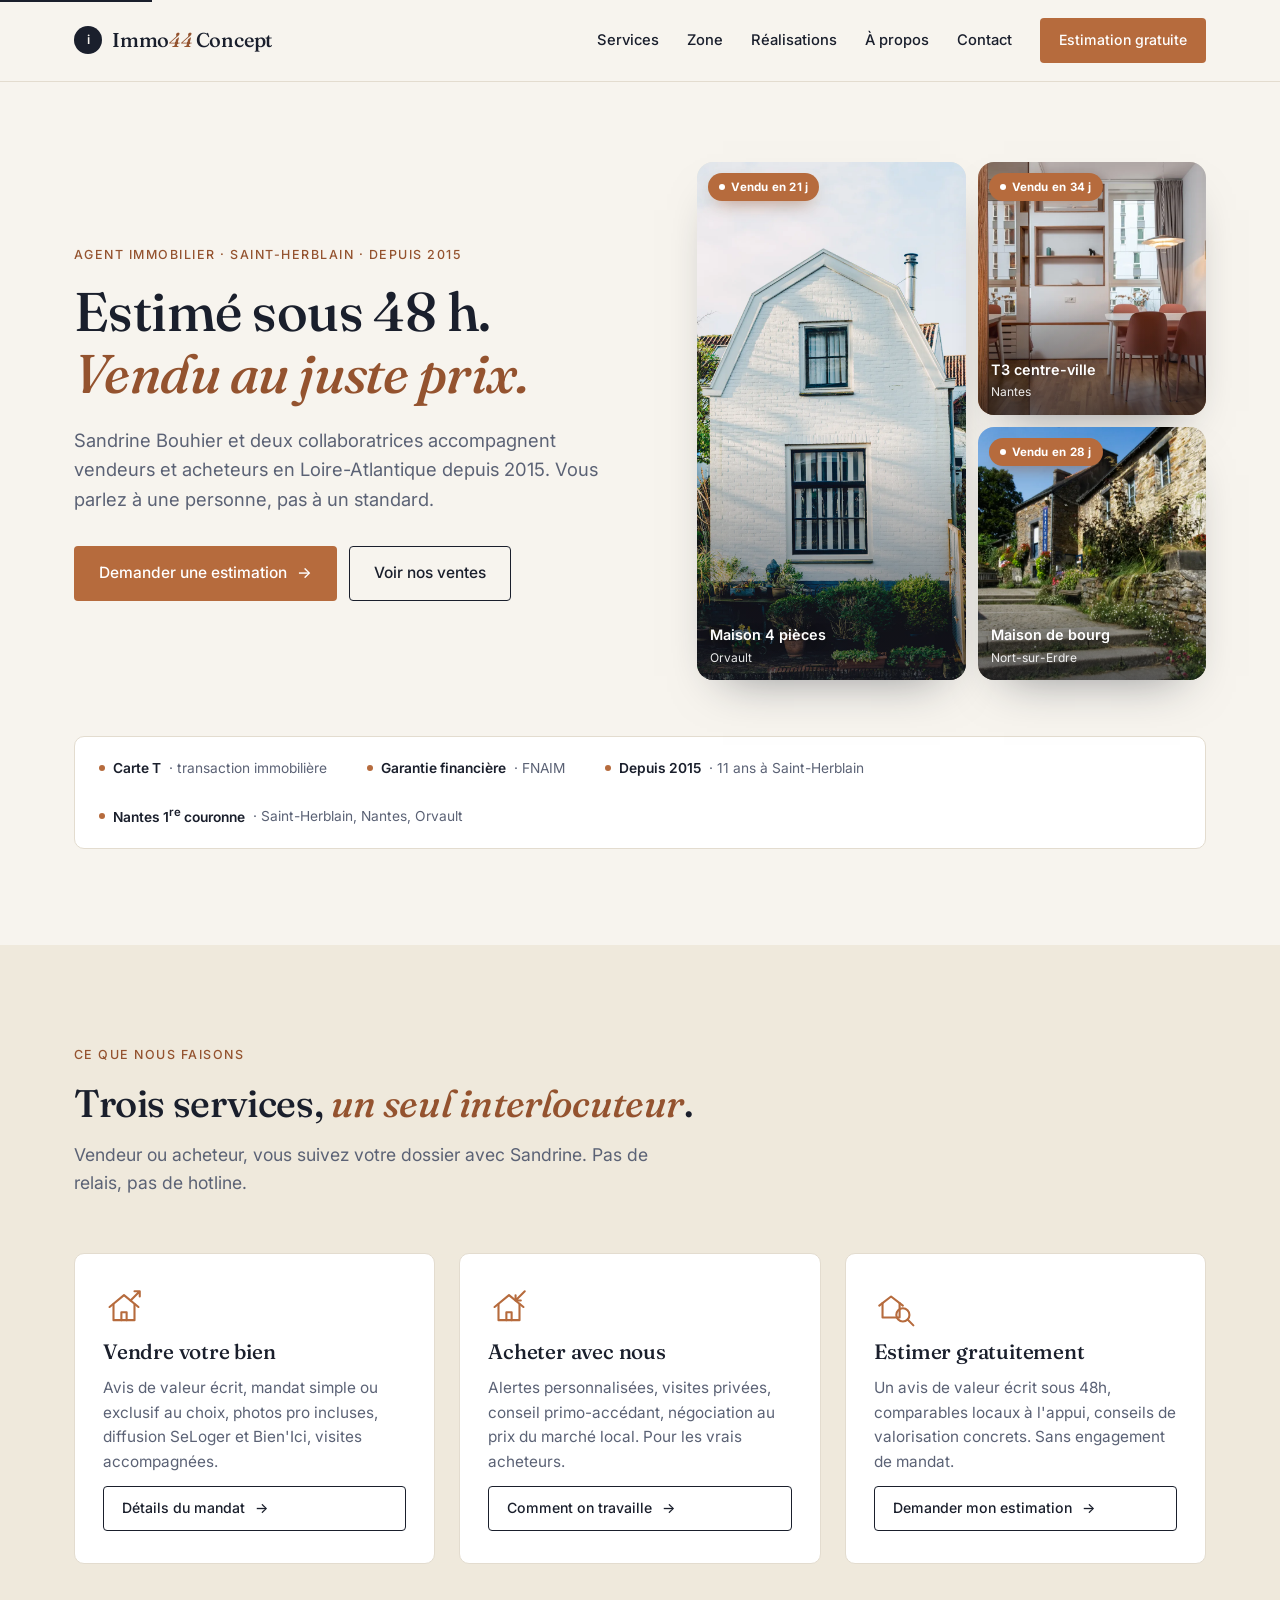
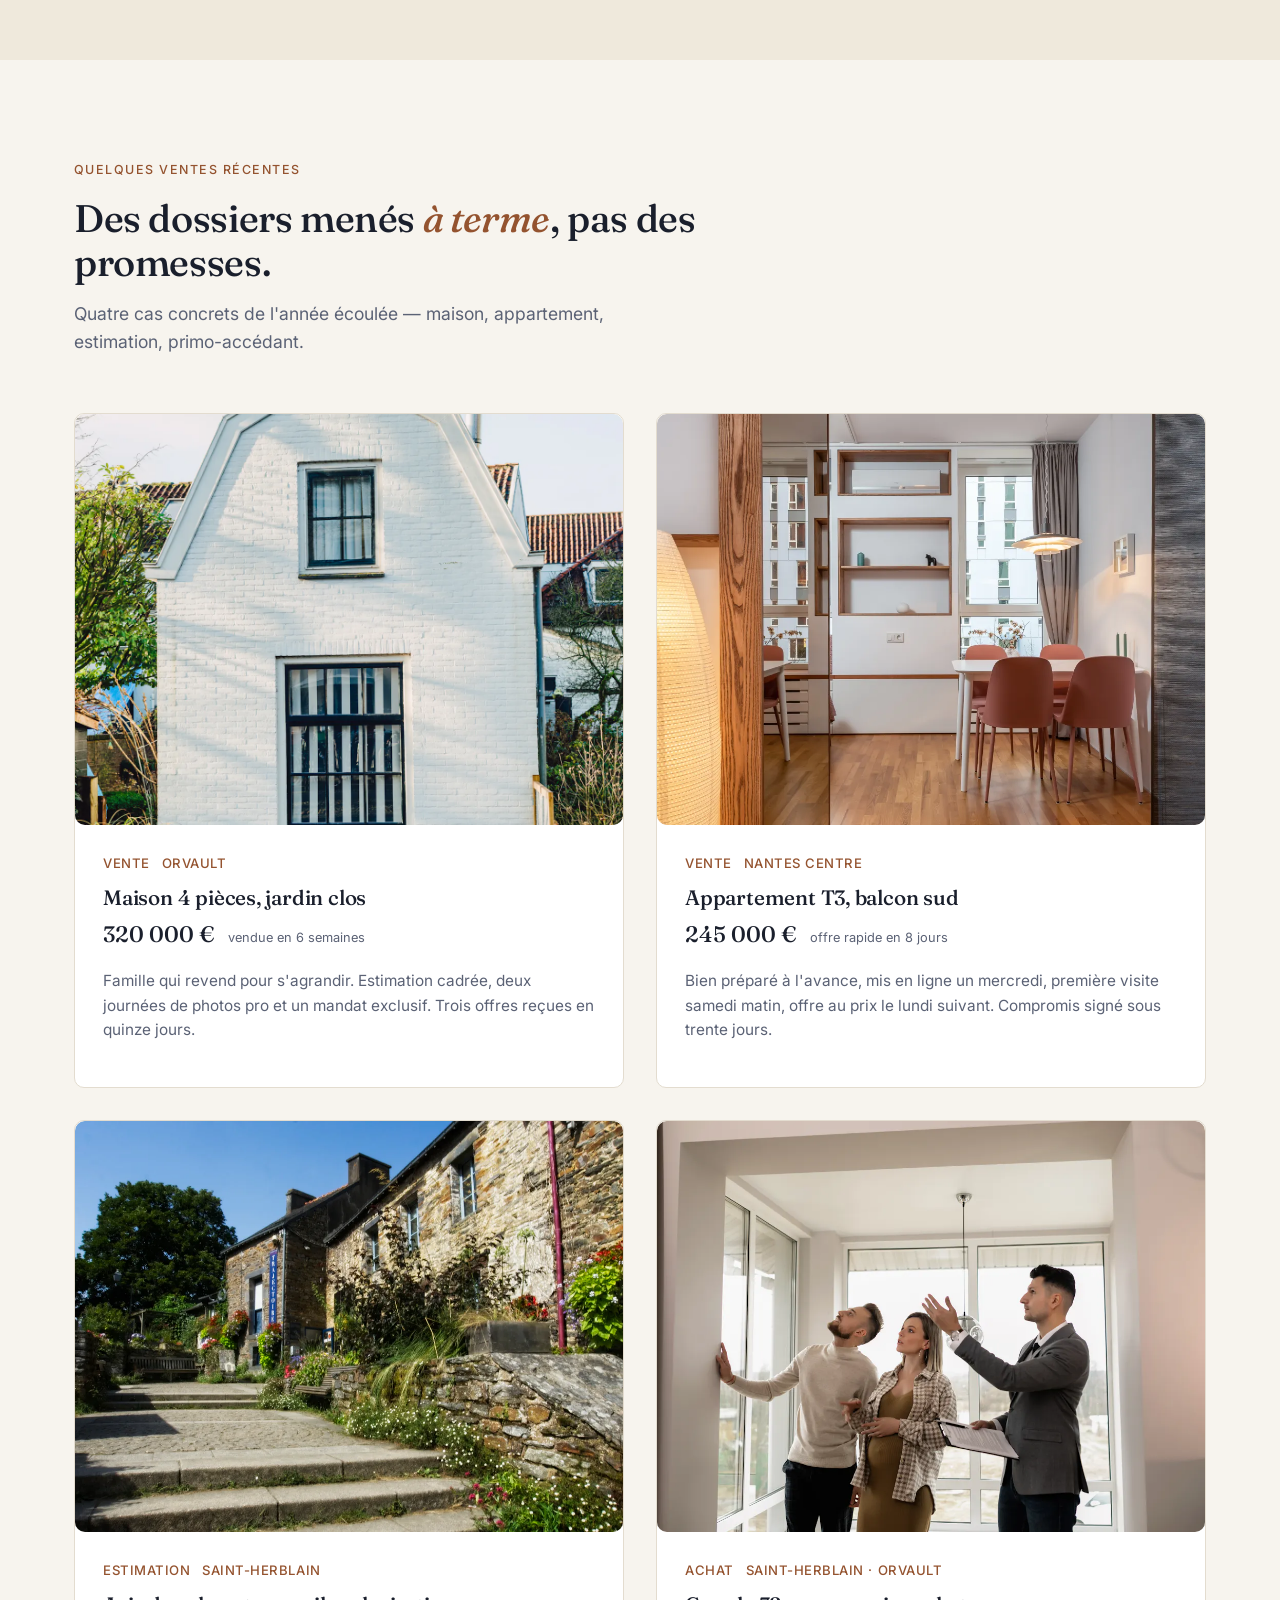
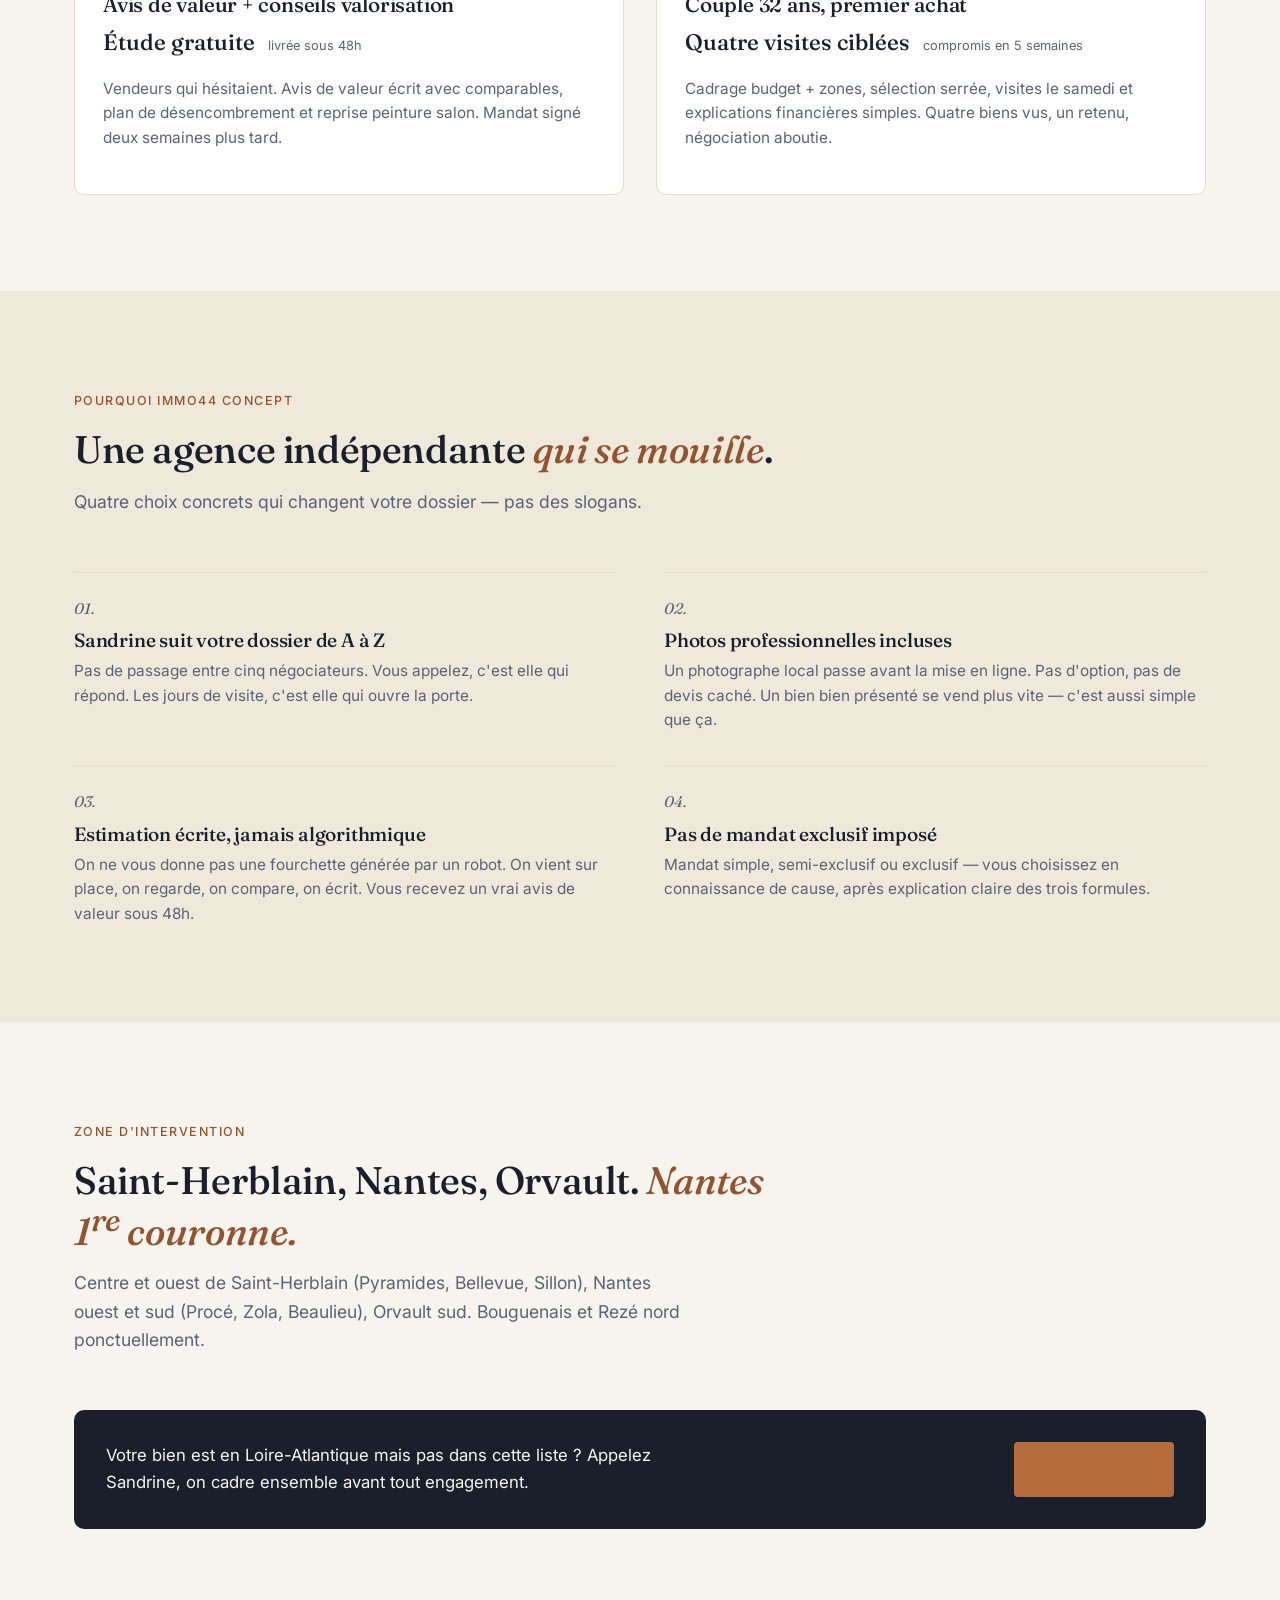
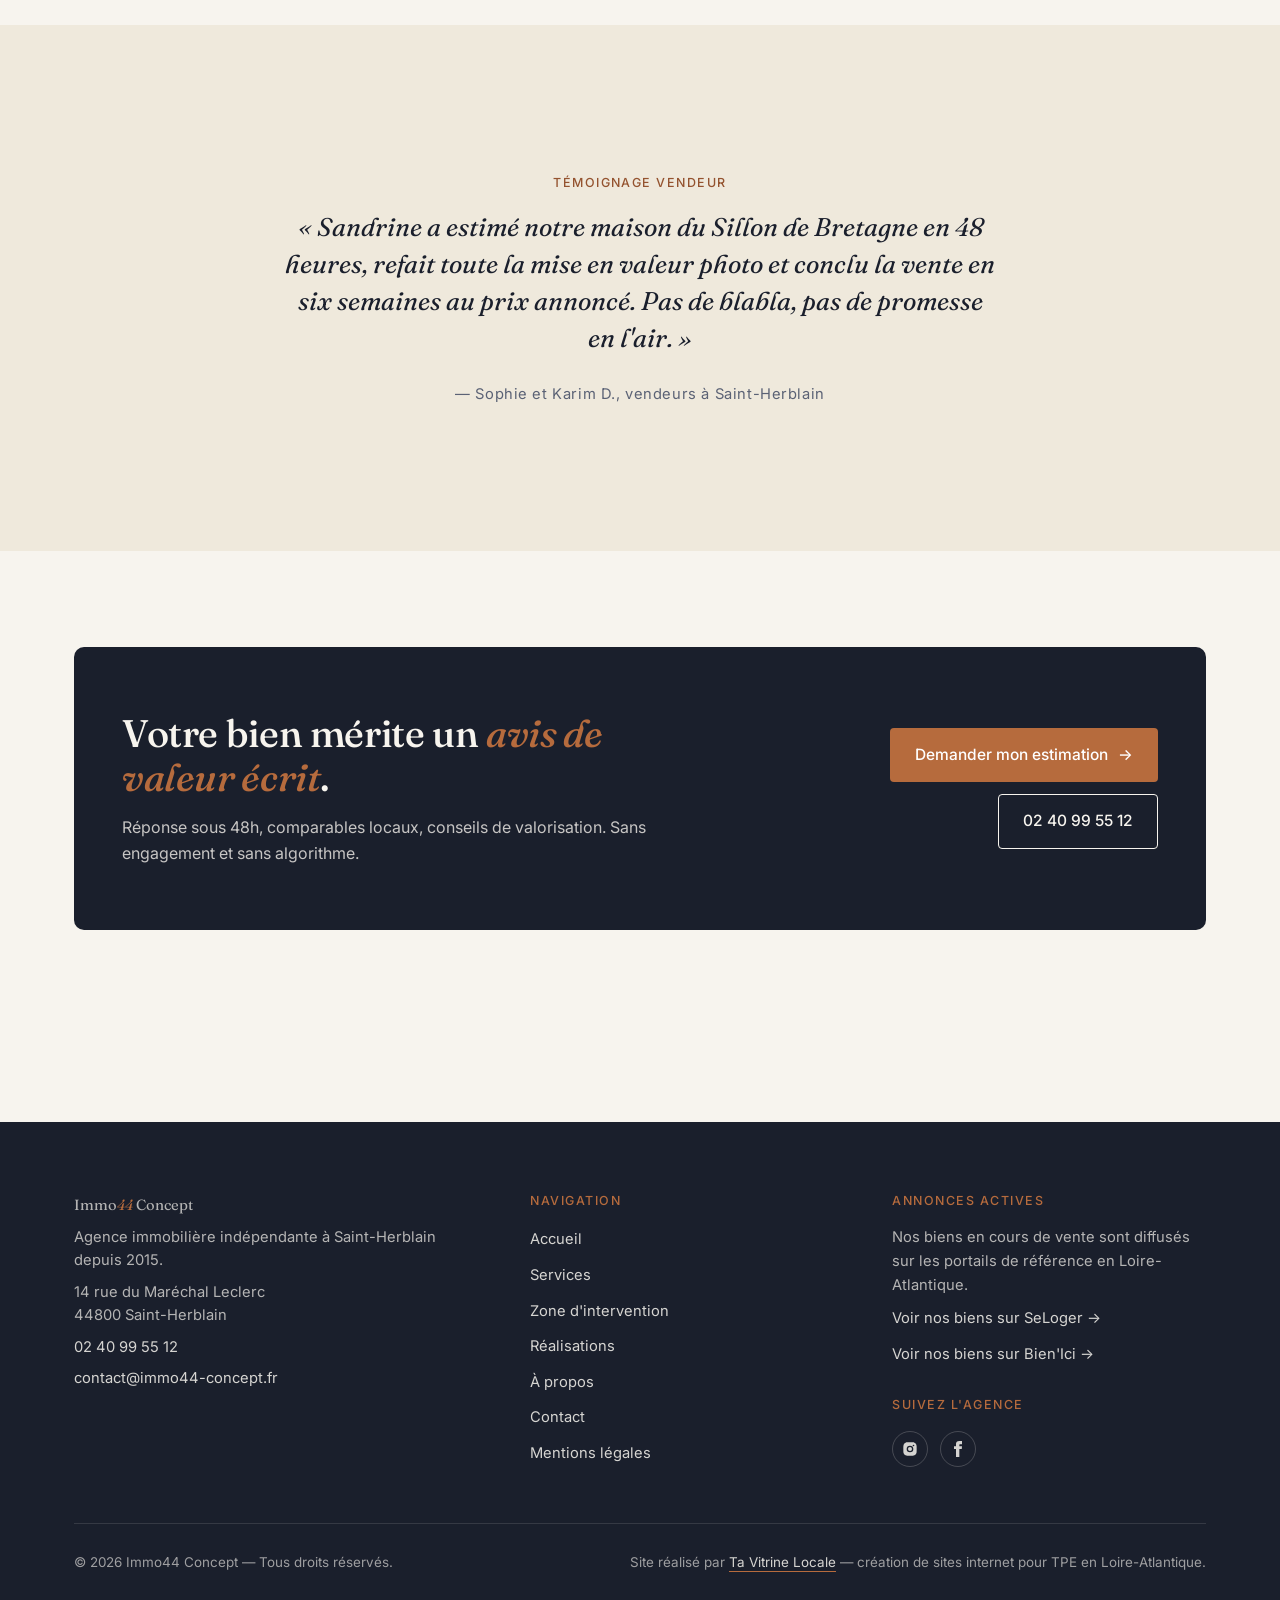
<file: index.html>
<!DOCTYPE html>
<html lang="fr">
<head>
  <meta charset="UTF-8" />
  <meta name="viewport" content="width=device-width, initial-scale=1, viewport-fit=cover" />
  <meta name="theme-color" content="#1a1f2c" />

  <title>Immo44 Concept — agence immobilière à Saint-Herblain</title>
  <meta name="description" content="Sandrine Bouhier estime votre bien gratuitement sous 48h. Vente maison et appartement à Saint-Herblain, Nantes et Orvault depuis 2015." />
  <meta name="author" content="Immo44 Concept" />
  <meta name="robots" content="noindex, follow" />
  <link rel="canonical" href="https://immobilier.tavitrinelocale.fr/" />

  <meta property="og:type" content="website" />
  <meta property="og:title" content="Immo44 Concept — agence immobilière à Saint-Herblain" />
  <meta property="og:description" content="Estimation gratuite sous 48h, vente résidentielle à Saint-Herblain, Nantes et Orvault." />
  <meta property="og:url" content="https://immobilier.tavitrinelocale.fr/" />
  <meta property="og:locale" content="fr_FR" />
  <meta property="og:image" content="https://immobilier.tavitrinelocale.fr/images/og.jpg" />
  <meta property="og:site_name" content="Immo44 Concept" />

  <link rel="icon" href="images/favicon.svg" type="image/svg+xml" />
  <link rel="preconnect" href="https://fonts.googleapis.com" />
  <link rel="preconnect" href="https://fonts.gstatic.com" crossorigin />
  <link href="https://fonts.googleapis.com/css2?family=Fraunces:ital,opsz,wght@0,9..144,400;0,9..144,500;0,9..144,600;1,9..144,400;1,9..144,500&family=Inter:wght@400;500;600&display=swap" rel="stylesheet" />

  <link rel="stylesheet" href="style.css" />
  <link rel="preload" as="image" href="images/immo44-portrait.webp" type="image/webp" fetchpriority="high" />

  <script type="application/ld+json">
  {
    "@context": "https://schema.org",
    "@type": "RealEstateAgent",
    "@id": "https://immobilier.tavitrinelocale.fr/#agent",
    "name": "Immo44 Concept",
    "image": "https://immobilier.tavitrinelocale.fr/images/sandrine-bouhier.jpg",
    "url": "https://immobilier.tavitrinelocale.fr/",
    "telephone": "+33240995512",
    "email": "contact@immo44-concept.fr",
    "address": {
      "@type": "PostalAddress",
      "streetAddress": "14 rue du Maréchal Leclerc",
      "addressLocality": "Saint-Herblain",
      "postalCode": "44800",
      "addressCountry": "FR"
    },
    "areaServed": [
      { "@type": "City", "name": "Saint-Herblain" },
      { "@type": "City", "name": "Nantes" },
      { "@type": "City", "name": "Orvault" }
    ],
    "founder": {
      "@type": "Person",
      "name": "Sandrine Bouhier"
    },
    "foundingDate": "2015",
    "openingHoursSpecification": [
      {
        "@type": "OpeningHoursSpecification",
        "dayOfWeek": ["Monday","Tuesday","Wednesday","Thursday","Friday"],
        "opens": "09:00",
        "closes": "19:00"
      },
      {
        "@type": "OpeningHoursSpecification",
        "dayOfWeek": "Saturday",
        "opens": "09:00",
        "closes": "12:00",
        "description": "Sur rendez-vous"
      }
    ]
  }
  </script>

  <script type="application/ld+json">
  {
    "@context": "https://schema.org",
    "@type": "WebSite",
    "name": "Immo44 Concept",
    "url": "https://immobilier.tavitrinelocale.fr/",
    "inLanguage": "fr-FR"
  }
  </script>
</head>
<body>
  <a href="#main" class="skip-link">Aller au contenu</a>

  <header class="site-header">
    <div class="site-header__inner">
      <a href="index.html" class="brand" aria-label="Immo44 Concept — accueil">
        <span class="brand__mark" aria-hidden="true">i</span>
        <span>Immo<em>44</em> Concept</span>
      </a>
      <nav class="nav" data-nav aria-label="Navigation principale">
        <ul class="nav__list">
          <li><a href="services.html" class="nav__link">Services</a></li>
          <li><a href="zone-intervention.html" class="nav__link">Zone</a></li>
          <li><a href="realisations.html" class="nav__link">Réalisations</a></li>
          <li><a href="a-propos.html" class="nav__link">À propos</a></li>
          <li><a href="contact.html" class="nav__link">Contact</a></li>
          <li class="nav__cta-wrap"><a href="contact.html" class="btn btn--primary btn--small">Estimation gratuite</a></li>
        </ul>
      </nav>
      <button class="burger" type="button" data-burger aria-label="Ouvrir le menu" aria-expanded="false">
        <span></span><span></span><span></span>
      </button>
    </div>
  </header>

  <main id="main">

    <section class="hero">
      <div class="container">
        <div class="hero__grid">
          <div data-reveal>
            <span class="eyebrow">Agent immobilier · Saint-Herblain · Depuis 2015</span>
            <h1>Estimé sous 48 h.<br /><em>Vendu au juste prix.</em></h1>
            <p class="hero__lede">Sandrine Bouhier et deux collaboratrices accompagnent vendeurs et acheteurs en Loire-Atlantique depuis 2015. Vous parlez à une personne, pas à un standard.</p>
            <div class="hero__ctas">
              <a href="contact.html" class="btn btn--primary">Demander une estimation <span class="arrow" aria-hidden="true">→</span></a>
              <a href="realisations.html" class="btn btn--ghost">Voir nos ventes</a>
            </div>
          </div>
          <div data-reveal>
            <div class="hero-listings">
              <figure class="hero-listing hero-listing--lead">
                <picture>
                  <source type="image/webp" srcset="images/immo44-maison-orvault.webp" />
                  <img src="images/immo44-maison-orvault.jpg" alt="Maison 4 pièces vendue à Orvault" width="1200" height="1798" fetchpriority="high" decoding="async" />
                </picture>
                <span class="hero-listing__sold">Vendu en 21 j</span>
                <figcaption class="hero-listing__meta"><b>Maison 4 pièces</b><span>Orvault</span></figcaption>
              </figure>
              <figure class="hero-listing">
                <picture>
                  <source type="image/webp" srcset="images/immo44-t3-nantes.webp" />
                  <img src="images/immo44-t3-nantes.jpg" alt="Appartement T3 vendu en centre de Nantes" width="1200" height="800" loading="lazy" decoding="async" />
                </picture>
                <span class="hero-listing__sold">Vendu en 34 j</span>
                <figcaption class="hero-listing__meta"><b>T3 centre-ville</b><span>Nantes</span></figcaption>
              </figure>
              <figure class="hero-listing">
                <picture>
                  <source type="image/webp" srcset="images/immo44-quartier.webp" />
                  <img src="images/immo44-quartier.jpg" alt="Maison de bourg vendue à Nort-sur-Erdre" width="1200" height="800" loading="lazy" decoding="async" />
                </picture>
                <span class="hero-listing__sold">Vendu en 28 j</span>
                <figcaption class="hero-listing__meta"><b>Maison de bourg</b><span>Nort-sur-Erdre</span></figcaption>
              </figure>
            </div>
          </div>
        </div>

        <div class="proof-bar" data-reveal>
          <div class="proof-bar__item"><span class="proof-bar__dot" aria-hidden="true"></span><strong>Carte T</strong> · transaction immobilière</div>
          <div class="proof-bar__item"><span class="proof-bar__dot" aria-hidden="true"></span><strong>Garantie financière</strong> · FNAIM</div>
          <div class="proof-bar__item"><span class="proof-bar__dot" aria-hidden="true"></span><strong>Depuis 2015</strong> · 11 ans à Saint-Herblain</div>
          <div class="proof-bar__item"><span class="proof-bar__dot" aria-hidden="true"></span><strong>Nantes 1<sup>re</sup> couronne</strong> · Saint-Herblain, Nantes, Orvault</div>
        </div>
      </div>
    </section>

    <section class="section section--soft">
      <div class="container">
        <header class="section__head" data-reveal>
          <span class="eyebrow">Ce que nous faisons</span>
          <h2>Trois services, <em>un seul interlocuteur</em>.</h2>
          <p class="lede">Vendeur ou acheteur, vous suivez votre dossier avec Sandrine. Pas de relais, pas de hotline.</p>
        </header>
        <div class="cards">
          <article class="card" data-reveal>
            <svg class="card__icon" viewBox="0 0 32 32" fill="none" stroke="currentColor" stroke-width="1.6" stroke-linecap="round" stroke-linejoin="round" aria-hidden="true">
              <path d="M5 16 L16 7 L27 16" />
              <path d="M8 14 V26 H24 V14" />
              <path d="M14 26 V20 H18 V26" />
              <path d="M21 11 L28 4 M24 4 H28 V8" />
            </svg>
            <h3>Vendre votre bien</h3>
            <p>Avis de valeur écrit, mandat simple ou exclusif au choix, photos pro incluses, diffusion SeLoger et Bien'Ici, visites accompagnées.</p>
            <a href="services.html#vendre" class="btn btn--ghost btn--small">Détails du mandat <span class="arrow" aria-hidden="true">→</span></a>
          </article>
          <article class="card" data-reveal>
            <svg class="card__icon" viewBox="0 0 32 32" fill="none" stroke="currentColor" stroke-width="1.6" stroke-linecap="round" stroke-linejoin="round" aria-hidden="true">
              <path d="M5 16 L16 7 L27 16" />
              <path d="M8 14 V26 H24 V14" />
              <path d="M14 26 V20 H18 V26" />
              <path d="M28 4 L21 11 M21 7 V11 H25" />
            </svg>
            <h3>Acheter avec nous</h3>
            <p>Alertes personnalisées, visites privées, conseil primo-accédant, négociation au prix du marché local. Pour les vrais acheteurs.</p>
            <a href="services.html#acheter" class="btn btn--ghost btn--small">Comment on travaille <span class="arrow" aria-hidden="true">→</span></a>
          </article>
          <article class="card" data-reveal>
            <svg class="card__icon" viewBox="0 0 32 32" fill="none" stroke="currentColor" stroke-width="1.6" stroke-linecap="round" stroke-linejoin="round" aria-hidden="true">
              <path d="M4 15 L13 8 L22 15" />
              <path d="M6.5 13 V24 H19.5 V13" />
              <circle cx="22" cy="22" r="5" />
              <path d="M25.6 25.6 L30 30" />
            </svg>
            <h3>Estimer gratuitement</h3>
            <p>Un avis de valeur écrit sous 48h, comparables locaux à l'appui, conseils de valorisation concrets. Sans engagement de mandat.</p>
            <a href="contact.html" class="btn btn--ghost btn--small">Demander mon estimation <span class="arrow" aria-hidden="true">→</span></a>
          </article>
        </div>
      </div>
    </section>

    <section class="section">
      <div class="container">
        <header class="section__head" data-reveal>
          <span class="eyebrow">Quelques ventes récentes</span>
          <h2>Des dossiers menés <em>à terme</em>, pas des promesses.</h2>
          <p class="lede">Quatre cas concrets de l'année écoulée — maison, appartement, estimation, primo-accédant.</p>
        </header>
        <div class="sale-grid">
          <article class="sale" data-reveal>
            <div class="ph ph--sale sale__media"><picture><source type="image/webp" srcset="images/immo44-maison-orvault.webp" /><img src="images/immo44-maison-orvault.jpg" alt="Maison 4 pièces vendue à Orvault par Immo44 Concept" width="1200" height="1798" loading="lazy" decoding="async" /></picture></div>
            <div class="sale__body">
              <div class="sale__meta"><span>Vente</span><span>Orvault</span></div>
              <h3 class="sale__title">Maison 4 pièces, jardin clos</h3>
              <p class="sale__price">320 000 € <small>vendue en 6 semaines</small></p>
              <p class="sale__story">Famille qui revend pour s'agrandir. Estimation cadrée, deux journées de photos pro et un mandat exclusif. Trois offres reçues en quinze jours.</p>
            </div>
          </article>
          <article class="sale" data-reveal>
            <div class="ph ph--sale sale__media"><picture><source type="image/webp" srcset="images/immo44-t3-nantes.webp" /><img src="images/immo44-t3-nantes.jpg" alt="Appartement T3 vendu en centre de Nantes" width="1200" height="800" loading="lazy" decoding="async" /></picture></div>
            <div class="sale__body">
              <div class="sale__meta"><span>Vente</span><span>Nantes centre</span></div>
              <h3 class="sale__title">Appartement T3, balcon sud</h3>
              <p class="sale__price">245 000 € <small>offre rapide en 8 jours</small></p>
              <p class="sale__story">Bien préparé à l'avance, mis en ligne un mercredi, première visite samedi matin, offre au prix le lundi suivant. Compromis signé sous trente jours.</p>
            </div>
          </article>
          <article class="sale" data-reveal>
            <div class="ph ph--sale sale__media"><picture><source type="image/webp" srcset="images/immo44-quartier.webp" /><img src="images/immo44-quartier.jpg" alt="Quartier résidentiel en pierre estimé par Immo44 Concept à Saint-Herblain" width="1200" height="800" loading="lazy" decoding="async" /></picture></div>
            <div class="sale__body">
              <div class="sale__meta"><span>Estimation</span><span>Saint-Herblain</span></div>
              <h3 class="sale__title">Avis de valeur + conseils valorisation</h3>
              <p class="sale__price">Étude gratuite <small>livrée sous 48h</small></p>
              <p class="sale__story">Vendeurs qui hésitaient. Avis de valeur écrit avec comparables, plan de désencombrement et reprise peinture salon. Mandat signé deux semaines plus tard.</p>
            </div>
          </article>
          <article class="sale" data-reveal>
            <div class="ph ph--sale sale__media"><picture><source type="image/webp" srcset="images/immo44-visite.webp" /><img src="images/immo44-visite.jpg" alt="Couple primo-accédant en visite avec Immo44 Concept" width="1200" height="800" loading="lazy" decoding="async" /></picture></div>
            <div class="sale__body">
              <div class="sale__meta"><span>Achat</span><span>Saint-Herblain · Orvault</span></div>
              <h3 class="sale__title">Couple 32 ans, premier achat</h3>
              <p class="sale__price">Quatre visites ciblées <small>compromis en 5 semaines</small></p>
              <p class="sale__story">Cadrage budget + zones, sélection serrée, visites le samedi et explications financières simples. Quatre biens vus, un retenu, négociation aboutie.</p>
            </div>
          </article>
        </div>
      </div>
    </section>

    <section class="section section--soft">
      <div class="container">
        <header class="section__head" data-reveal>
          <span class="eyebrow">Pourquoi Immo44 Concept</span>
          <h2>Une agence indépendante <em>qui se mouille</em>.</h2>
          <p class="lede">Quatre choix concrets qui changent votre dossier — pas des slogans.</p>
        </header>
        <div class="reasons">
          <div class="reason" data-reveal>
            <p class="reason__num">01.</p>
            <h3>Sandrine suit votre dossier de A à Z</h3>
            <p>Pas de passage entre cinq négociateurs. Vous appelez, c'est elle qui répond. Les jours de visite, c'est elle qui ouvre la porte.</p>
          </div>
          <div class="reason" data-reveal>
            <p class="reason__num">02.</p>
            <h3>Photos professionnelles incluses</h3>
            <p>Un photographe local passe avant la mise en ligne. Pas d'option, pas de devis caché. Un bien bien présenté se vend plus vite — c'est aussi simple que ça.</p>
          </div>
          <div class="reason" data-reveal>
            <p class="reason__num">03.</p>
            <h3>Estimation écrite, jamais algorithmique</h3>
            <p>On ne vous donne pas une fourchette générée par un robot. On vient sur place, on regarde, on compare, on écrit. Vous recevez un vrai avis de valeur sous 48h.</p>
          </div>
          <div class="reason" data-reveal>
            <p class="reason__num">04.</p>
            <h3>Pas de mandat exclusif imposé</h3>
            <p>Mandat simple, semi-exclusif ou exclusif — vous choisissez en connaissance de cause, après explication claire des trois formules.</p>
          </div>
        </div>
      </div>
    </section>

    <section class="section">
      <div class="container">
        <header class="section__head" data-reveal>
          <span class="eyebrow">Zone d'intervention</span>
          <h2>Saint-Herblain, Nantes, Orvault. <em>Nantes 1<sup>re</sup> couronne.</em></h2>
          <p class="lede">Centre et ouest de Saint-Herblain (Pyramides, Bellevue, Sillon), Nantes ouest et sud (Procé, Zola, Beaulieu), Orvault sud. Bouguenais et Rezé nord ponctuellement.</p>
        </header>
        <div class="zone-cta" data-reveal>
          <p>Votre bien est en Loire-Atlantique mais pas dans cette liste ? Appelez Sandrine, on cadre ensemble avant tout engagement.</p>
          <a href="tel:+33240995512" class="btn btn--primary">02 40 99 55 12</a>
        </div>
      </div>
    </section>

    <section class="section section--soft">
      <div class="container">
        <div class="testimonial" data-reveal>
          <span class="eyebrow">Témoignage vendeur</span>
          <blockquote>« Sandrine a estimé notre maison du Sillon de Bretagne en 48 heures, refait toute la mise en valeur photo et conclu la vente en six semaines au prix annoncé. Pas de blabla, pas de promesse en l'air. »</blockquote>
          <cite>— Sophie et Karim D., vendeurs à Saint-Herblain</cite>
        </div>
      </div>
    </section>

    <section class="section">
      <div class="container">
        <div class="cta-block" data-reveal>
          <div>
            <h2>Votre bien mérite un <em>avis de valeur écrit</em>.</h2>
            <p>Réponse sous 48h, comparables locaux, conseils de valorisation. Sans engagement et sans algorithme.</p>
          </div>
          <div class="cta-block__actions">
            <a href="contact.html" class="btn btn--primary">Demander mon estimation <span class="arrow" aria-hidden="true">→</span></a>
            <a href="tel:+33240995512" class="btn btn--ghost">02 40 99 55 12</a>
          </div>
        </div>
      </div>
    </section>

  </main>

  <footer class="site-footer">
    <div class="container">
      <div class="footer__grid">
        <div class="footer__col">
          <p class="footer__brand">Immo<em>44</em> Concept</p>
          <p>Agence immobilière indépendante à Saint-Herblain depuis 2015.</p>
          <p>14 rue du Maréchal Leclerc<br />44800 Saint-Herblain</p>
          <p><a href="tel:+33240995512">02 40 99 55 12</a></p>
          <p><a href="mailto:contact@immo44-concept.fr">contact@immo44-concept.fr</a></p>
        </div>
        <div class="footer__col">
          <h4>Navigation</h4>
          <ul>
            <li><a href="index.html">Accueil</a></li>
            <li><a href="services.html">Services</a></li>
            <li><a href="zone-intervention.html">Zone d'intervention</a></li>
            <li><a href="realisations.html">Réalisations</a></li>
            <li><a href="a-propos.html">À propos</a></li>
            <li><a href="contact.html">Contact</a></li>
            <li><a href="mentions.html">Mentions légales</a></li>
          </ul>
        </div>
        <div class="footer__col">
          <h4>Annonces actives</h4>
          <p>Nos biens en cours de vente sont diffusés sur les portails de référence en Loire-Atlantique.</p>
          <ul>
            <li><a href="https://www.seloger.com/professionnels/" target="_blank" rel="noopener nofollow">Voir nos biens sur SeLoger →</a></li>
            <li><a href="https://www.bienici.com/" target="_blank" rel="noopener nofollow">Voir nos biens sur Bien'Ici →</a></li>
          </ul>
          <h4>Suivez l'agence</h4>
          <div class="footer__social">
            <a href="#" aria-label="Instagram (lien désactivé — site de démonstration)">
              <svg viewBox="0 0 24 24" fill="currentColor" aria-hidden="true"><path d="M12 2c2.717 0 3.056.01 4.122.06 1.065.05 1.79.217 2.428.465.66.254 1.216.598 1.772 1.153.509.5.902 1.105 1.153 1.772.247.637.415 1.363.465 2.428.047 1.066.06 1.405.06 4.122 0 2.717-.01 3.056-.06 4.122-.05 1.065-.218 1.79-.465 2.428a4.883 4.883 0 0 1-1.153 1.772c-.5.508-1.105.902-1.772 1.153-.637.247-1.363.415-2.428.465-1.066.047-1.405.06-4.122.06-2.717 0-3.056-.01-4.122-.06-1.065-.05-1.79-.218-2.428-.465a4.89 4.89 0 0 1-1.772-1.153 4.904 4.904 0 0 1-1.153-1.772c-.248-.637-.415-1.363-.465-2.428C2.013 15.056 2 14.717 2 12c0-2.717.01-3.056.06-4.122.05-1.066.217-1.79.465-2.428.254-.66.598-1.216 1.153-1.772A4.897 4.897 0 0 1 5.45 2.525c.638-.248 1.362-.415 2.428-.465C8.944 2.013 9.283 2 12 2zm0 5a5 5 0 1 0 0 10 5 5 0 0 0 0-10zm6.5-.25a1.25 1.25 0 0 0-2.5 0 1.25 1.25 0 0 0 2.5 0zM12 9a3 3 0 1 1 0 6 3 3 0 0 1 0-6z"/></svg>
            </a>
            <a href="#" aria-label="Facebook (lien désactivé — site de démonstration)">
              <svg viewBox="0 0 24 24" fill="currentColor" aria-hidden="true"><path d="M9 8h-3v4h3v12h5V12h3.642L18 8h-4V6.333C14 5.378 14.192 5 15.115 5H18V0h-3.808C10.596 0 9 1.583 9 4.615V8z"/></svg>
            </a>
          </div>
        </div>
      </div>
      <div class="footer__bot">
        <span>© 2026 Immo44 Concept — Tous droits réservés.</span>
        <span>Site réalisé par <a href="https://tavitrinelocale.fr" rel="noopener">Ta Vitrine Locale</a> — création de sites internet pour TPE en Loire-Atlantique.</span>
      </div>
    </div>
  </footer>

  <script src="script.js" defer></script>
</body>
</html>
</file>
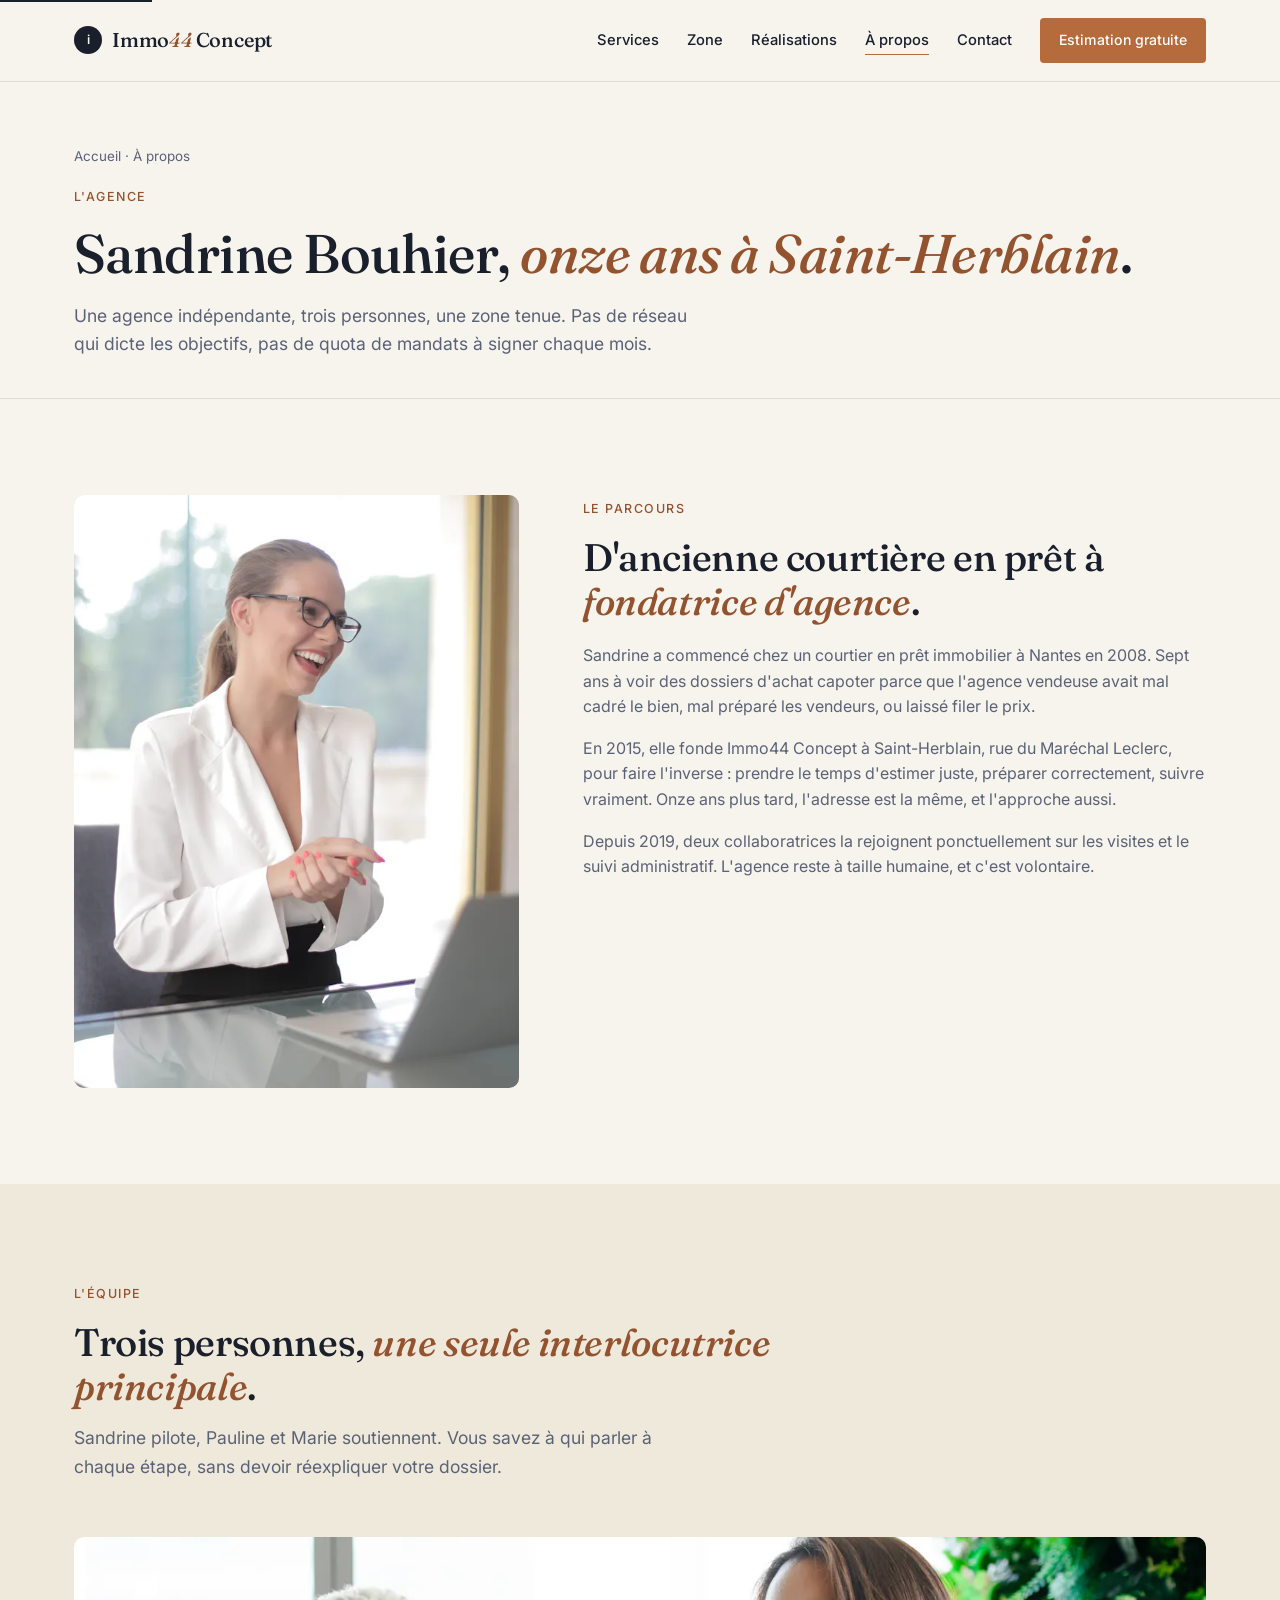
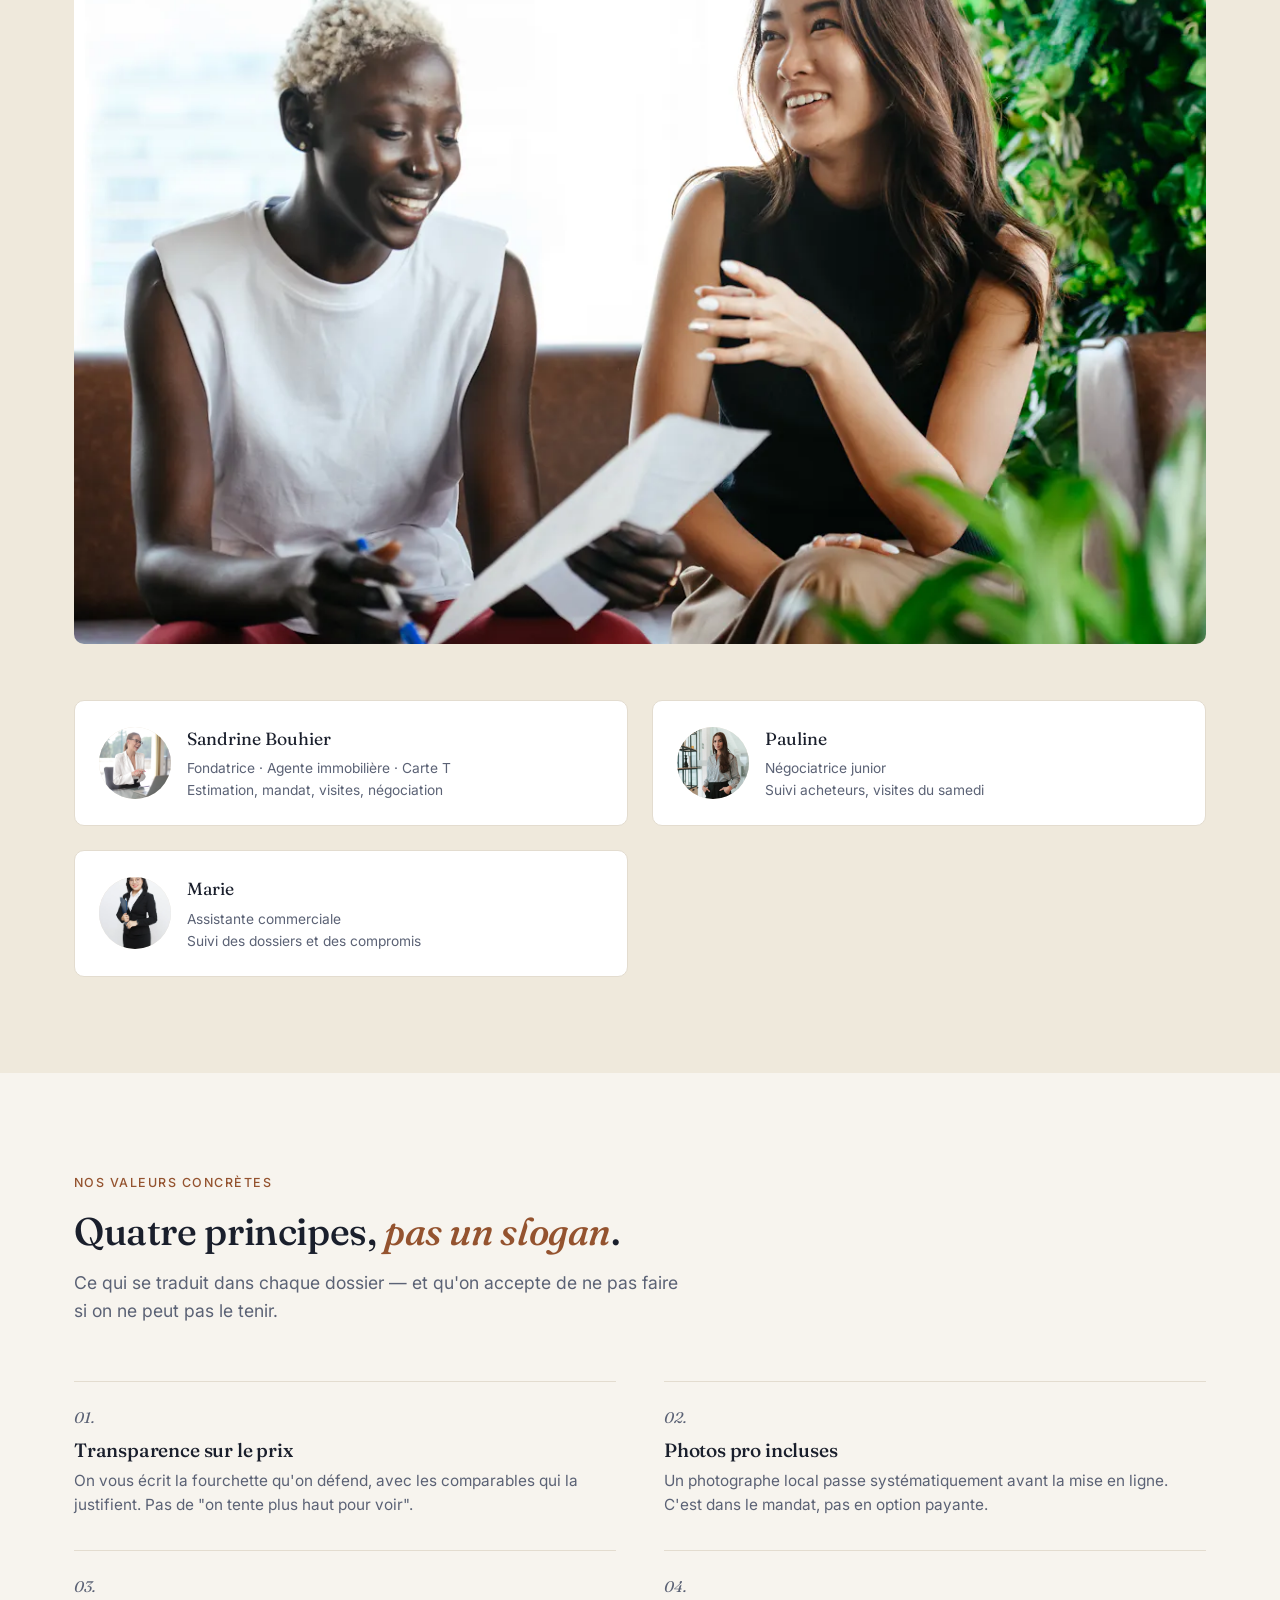
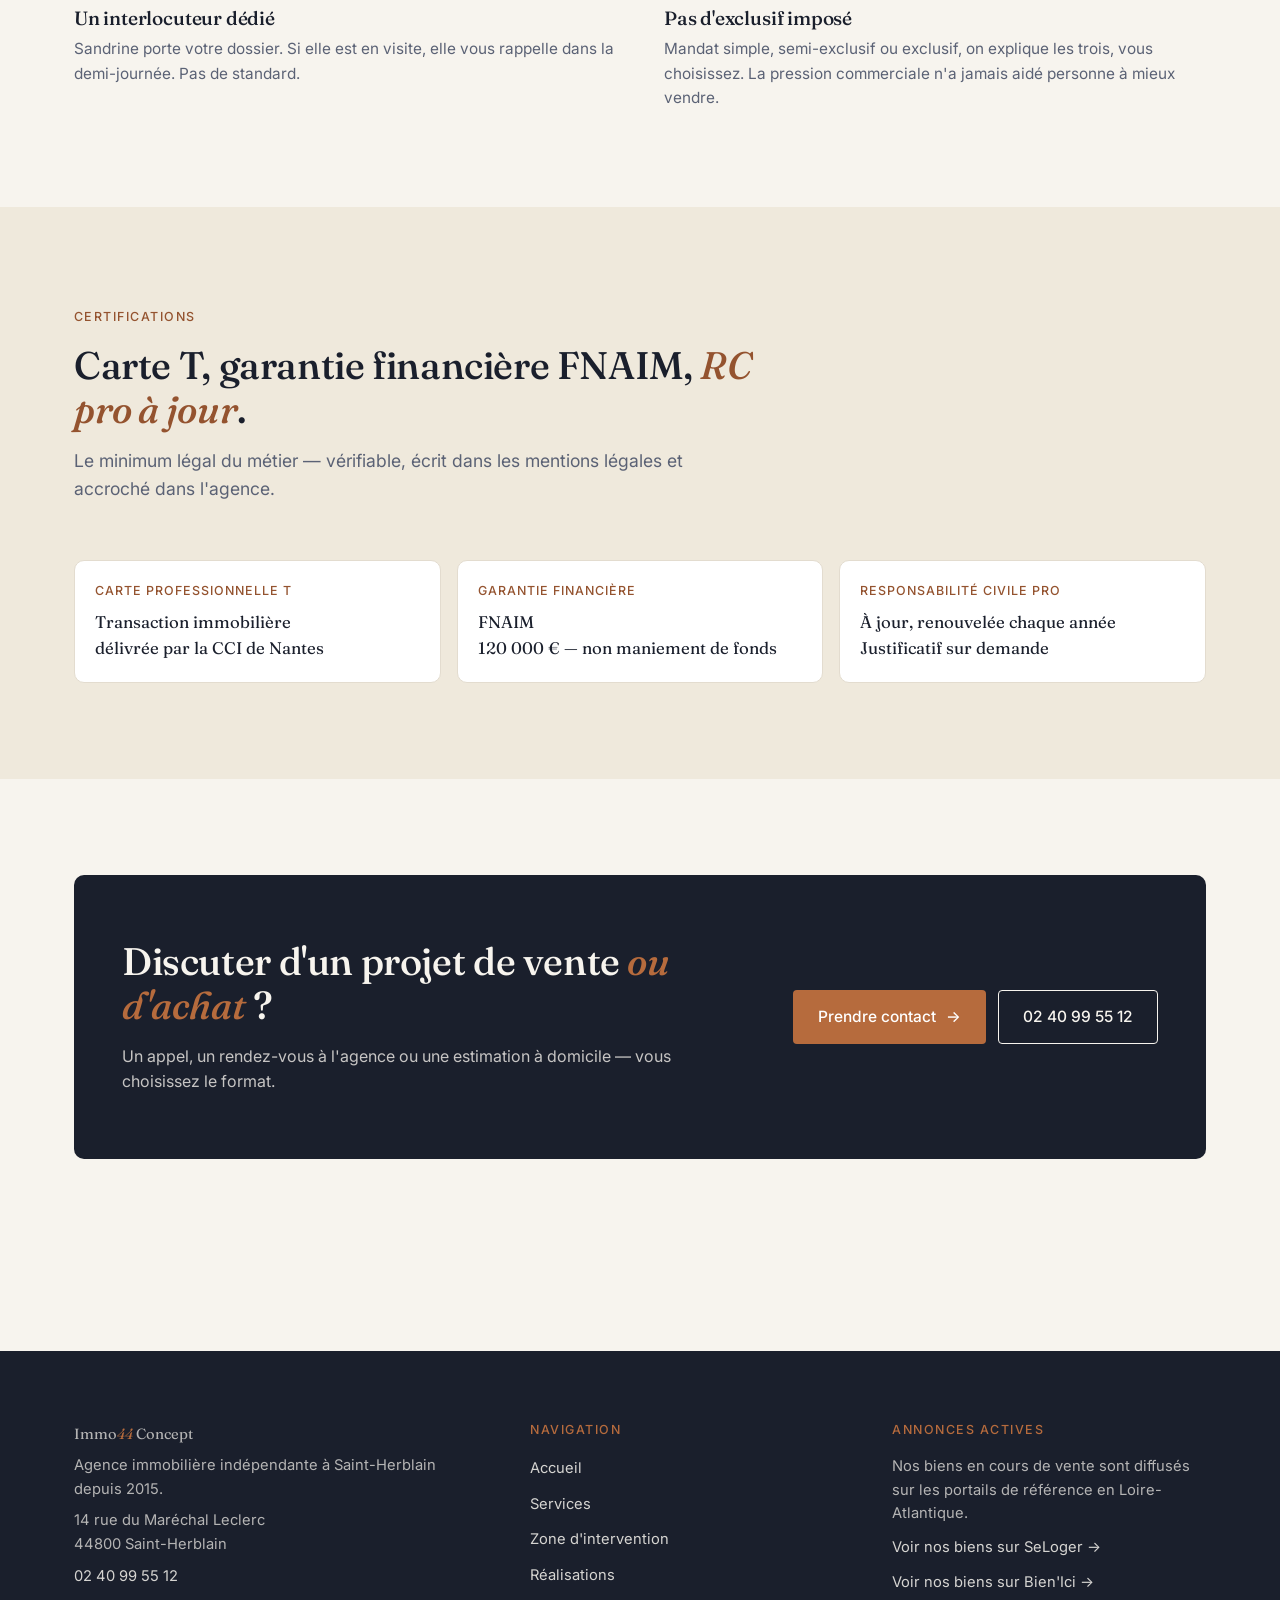
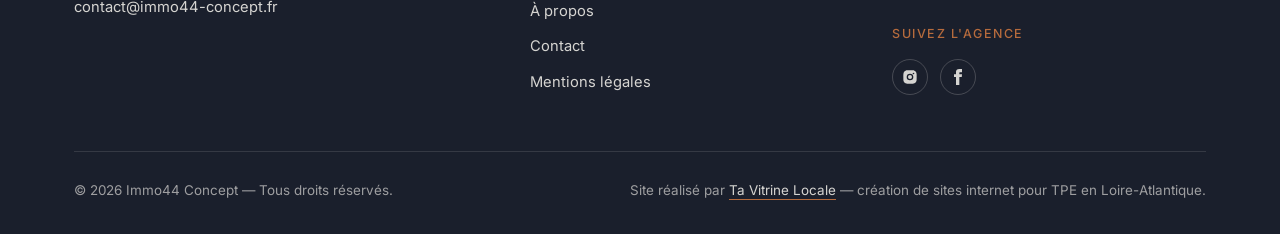
<file: a-propos.html>
<!DOCTYPE html>
<html lang="fr">
<head>
  <meta charset="UTF-8" />
  <meta name="viewport" content="width=device-width, initial-scale=1, viewport-fit=cover" />
  <meta name="theme-color" content="#1a1f2c" />

  <title>Sandrine Bouhier et l'équipe — Immo44 Concept</title>
  <meta name="description" content="Sandrine Bouhier, agente immobilière indépendante depuis 2015 à Saint-Herblain. Carte T, garantie financière FNAIM, équipe de trois personnes." />
  <meta name="author" content="Immo44 Concept" />
  <meta name="robots" content="noindex, follow" />
  <link rel="canonical" href="https://immobilier.tavitrinelocale.fr/a-propos.html" />

  <meta property="og:type" content="website" />
  <meta property="og:title" content="Sandrine Bouhier et l'équipe — Immo44 Concept" />
  <meta property="og:description" content="Une agence indépendante à Saint-Herblain depuis 2015, dirigée par Sandrine Bouhier." />
  <meta property="og:url" content="https://immobilier.tavitrinelocale.fr/a-propos.html" />
  <meta property="og:locale" content="fr_FR" />
  <meta property="og:image" content="https://immobilier.tavitrinelocale.fr/images/og-equipe.jpg" />
  <meta property="og:site_name" content="Immo44 Concept" />

  <link rel="icon" href="images/favicon.svg" type="image/svg+xml" />
  <link rel="preconnect" href="https://fonts.googleapis.com" />
  <link rel="preconnect" href="https://fonts.gstatic.com" crossorigin />
  <link href="https://fonts.googleapis.com/css2?family=Fraunces:ital,opsz,wght@0,9..144,400;0,9..144,500;0,9..144,600;1,9..144,400;1,9..144,500&family=Inter:wght@400;500;600&display=swap" rel="stylesheet" />

  <link rel="stylesheet" href="style.css" />

  <script type="application/ld+json">
  {
    "@context": "https://schema.org",
    "@type": "BreadcrumbList",
    "itemListElement": [
      { "@type": "ListItem", "position": 1, "name": "Accueil", "item": "https://immobilier.tavitrinelocale.fr/" },
      { "@type": "ListItem", "position": 2, "name": "À propos", "item": "https://immobilier.tavitrinelocale.fr/a-propos.html" }
    ]
  }
  </script>
</head>
<body>
  <a href="#main" class="skip-link">Aller au contenu</a>

  <header class="site-header">
    <div class="site-header__inner">
      <a href="index.html" class="brand" aria-label="Immo44 Concept — accueil">
        <span class="brand__mark" aria-hidden="true">i</span>
        <span>Immo<em>44</em> Concept</span>
      </a>
      <nav class="nav" data-nav aria-label="Navigation principale">
        <ul class="nav__list">
          <li><a href="services.html" class="nav__link">Services</a></li>
          <li><a href="zone-intervention.html" class="nav__link">Zone</a></li>
          <li><a href="realisations.html" class="nav__link">Réalisations</a></li>
          <li><a href="a-propos.html" class="nav__link is-active">À propos</a></li>
          <li><a href="contact.html" class="nav__link">Contact</a></li>
          <li class="nav__cta-wrap"><a href="contact.html" class="btn btn--primary btn--small">Estimation gratuite</a></li>
        </ul>
      </nav>
      <button class="burger" type="button" data-burger aria-label="Ouvrir le menu" aria-expanded="false">
        <span></span><span></span><span></span>
      </button>
    </div>
  </header>

  <main id="main">

    <section class="page-hero">
      <div class="container">
        <nav class="page-hero__breadcrumb" aria-label="Fil d'Ariane">
          <a href="index.html">Accueil</a> · À propos
        </nav>
        <span class="eyebrow">L'agence</span>
        <h1>Sandrine Bouhier, <em>onze ans à Saint-Herblain</em>.</h1>
        <p class="lede">Une agence indépendante, trois personnes, une zone tenue. Pas de réseau qui dicte les objectifs, pas de quota de mandats à signer chaque mois.</p>
      </div>
    </section>

    <section class="section">
      <div class="container">
        <div class="about-grid">
          <div data-reveal>
            <div class="ph ph--portrait about-media">
              <picture><source type="image/webp" srcset="images/immo44-portrait.webp" /><img src="images/immo44-portrait.jpg" alt="Sandrine Bouhier, fondatrice de l'agence Immo44 Concept à Saint-Herblain" width="1200" height="800" loading="lazy" decoding="async" /></picture>
            </div>
          </div>
          <div class="about-body" data-reveal>
            <span class="eyebrow">Le parcours</span>
            <h2>D'ancienne courtière en prêt à <em>fondatrice d'agence</em>.</h2>
            <p>Sandrine a commencé chez un courtier en prêt immobilier à Nantes en 2008. Sept ans à voir des dossiers d'achat capoter parce que l'agence vendeuse avait mal cadré le bien, mal préparé les vendeurs, ou laissé filer le prix.</p>
            <p>En 2015, elle fonde Immo44 Concept à Saint-Herblain, rue du Maréchal Leclerc, pour faire l'inverse : prendre le temps d'estimer juste, préparer correctement, suivre vraiment. Onze ans plus tard, l'adresse est la même, et l'approche aussi.</p>
            <p>Depuis 2019, deux collaboratrices la rejoignent ponctuellement sur les visites et le suivi administratif. L'agence reste à taille humaine, et c'est volontaire.</p>
          </div>
        </div>
      </div>
    </section>

    <section class="section section--soft">
      <div class="container">
        <header class="section__head" data-reveal>
          <span class="eyebrow">L'équipe</span>
          <h2>Trois personnes, <em>une seule interlocutrice principale</em>.</h2>
          <p class="lede">Sandrine pilote, Pauline et Marie soutiennent. Vous savez à qui parler à chaque étape, sans devoir réexpliquer votre dossier.</p>
        </header>
        <div class="ph ph--wide" data-reveal>
          <picture><source type="image/webp" srcset="images/immo44-equipe.webp" /><img src="images/immo44-equipe.jpg" alt="L'équipe d'Immo44 Concept en réunion à Saint-Herblain" width="1200" height="800" loading="lazy" decoding="async" /></picture>
        </div>
        <div class="team">
          <div class="team-member" data-reveal>
            <div class="ph ph--team team-member__photo"><picture><source type="image/webp" srcset="images/immo44-portrait.webp" /><img src="images/immo44-portrait.jpg" alt="Sandrine Bouhier, fondatrice" width="1200" height="800" loading="lazy" decoding="async" /></picture></div>
            <div>
              <p class="team-member__name">Sandrine Bouhier</p>
              <p class="team-member__role">Fondatrice · Agente immobilière · Carte T<br />Estimation, mandat, visites, négociation</p>
            </div>
          </div>
          <div class="team-member" data-reveal>
            <div class="ph ph--team team-member__photo"><picture><source type="image/webp" srcset="images/immo44-pauline.webp" /><img src="images/immo44-pauline.jpg" alt="Pauline, négociatrice junior chez Immo44 Concept" width="700" height="468" loading="lazy" decoding="async" /></picture></div>
            <div>
              <p class="team-member__name">Pauline</p>
              <p class="team-member__role">Négociatrice junior<br />Suivi acheteurs, visites du samedi</p>
            </div>
          </div>
          <div class="team-member" data-reveal>
            <div class="ph ph--team team-member__photo"><picture><source type="image/webp" srcset="images/immo44-marie.webp" /><img src="images/immo44-marie.jpg" alt="Marie, assistante commerciale chez Immo44 Concept" width="700" height="1050" loading="lazy" decoding="async" /></picture></div>
            <div>
              <p class="team-member__name">Marie</p>
              <p class="team-member__role">Assistante commerciale<br />Suivi des dossiers et des compromis</p>
            </div>
          </div>
        </div>
      </div>
    </section>

    <section class="section">
      <div class="container">
        <header class="section__head" data-reveal>
          <span class="eyebrow">Nos valeurs concrètes</span>
          <h2>Quatre principes, <em>pas un slogan</em>.</h2>
          <p class="lede">Ce qui se traduit dans chaque dossier — et qu'on accepte de ne pas faire si on ne peut pas le tenir.</p>
        </header>
        <div class="reasons">
          <div class="reason" data-reveal>
            <p class="reason__num">01.</p>
            <h3>Transparence sur le prix</h3>
            <p>On vous écrit la fourchette qu'on défend, avec les comparables qui la justifient. Pas de "on tente plus haut pour voir".</p>
          </div>
          <div class="reason" data-reveal>
            <p class="reason__num">02.</p>
            <h3>Photos pro incluses</h3>
            <p>Un photographe local passe systématiquement avant la mise en ligne. C'est dans le mandat, pas en option payante.</p>
          </div>
          <div class="reason" data-reveal>
            <p class="reason__num">03.</p>
            <h3>Un interlocuteur dédié</h3>
            <p>Sandrine porte votre dossier. Si elle est en visite, elle vous rappelle dans la demi-journée. Pas de standard.</p>
          </div>
          <div class="reason" data-reveal>
            <p class="reason__num">04.</p>
            <h3>Pas d'exclusif imposé</h3>
            <p>Mandat simple, semi-exclusif ou exclusif, on explique les trois, vous choisissez. La pression commerciale n'a jamais aidé personne à mieux vendre.</p>
          </div>
        </div>
      </div>
    </section>

    <section class="section section--soft">
      <div class="container">
        <header class="section__head" data-reveal>
          <span class="eyebrow">Certifications</span>
          <h2>Carte T, garantie financière FNAIM, <em>RC pro à jour</em>.</h2>
          <p class="lede">Le minimum légal du métier — vérifiable, écrit dans les mentions légales et accroché dans l'agence.</p>
        </header>
        <div class="certs">
          <div class="cert" data-reveal>
            <p class="cert__label">Carte professionnelle T</p>
            <p class="cert__value">Transaction immobilière<br />délivrée par la CCI de Nantes</p>
          </div>
          <div class="cert" data-reveal>
            <p class="cert__label">Garantie financière</p>
            <p class="cert__value">FNAIM<br />120 000 € — non maniement de fonds</p>
          </div>
          <div class="cert" data-reveal>
            <p class="cert__label">Responsabilité civile pro</p>
            <p class="cert__value">À jour, renouvelée chaque année<br />Justificatif sur demande</p>
          </div>
        </div>
      </div>
    </section>

    <section class="section">
      <div class="container">
        <div class="cta-block" data-reveal>
          <div>
            <h2>Discuter d'un projet de vente <em>ou d'achat</em> ?</h2>
            <p>Un appel, un rendez-vous à l'agence ou une estimation à domicile — vous choisissez le format.</p>
          </div>
          <div class="cta-block__actions">
            <a href="contact.html" class="btn btn--primary">Prendre contact <span class="arrow" aria-hidden="true">→</span></a>
            <a href="tel:+33240995512" class="btn btn--ghost">02 40 99 55 12</a>
          </div>
        </div>
      </div>
    </section>

  </main>

  <footer class="site-footer">
    <div class="container">
      <div class="footer__grid">
        <div class="footer__col">
          <p class="footer__brand">Immo<em>44</em> Concept</p>
          <p>Agence immobilière indépendante à Saint-Herblain depuis 2015.</p>
          <p>14 rue du Maréchal Leclerc<br />44800 Saint-Herblain</p>
          <p><a href="tel:+33240995512">02 40 99 55 12</a></p>
          <p><a href="mailto:contact@immo44-concept.fr">contact@immo44-concept.fr</a></p>
        </div>
        <div class="footer__col">
          <h4>Navigation</h4>
          <ul>
            <li><a href="index.html">Accueil</a></li>
            <li><a href="services.html">Services</a></li>
            <li><a href="zone-intervention.html">Zone d'intervention</a></li>
            <li><a href="realisations.html">Réalisations</a></li>
            <li><a href="a-propos.html">À propos</a></li>
            <li><a href="contact.html">Contact</a></li>
            <li><a href="mentions.html">Mentions légales</a></li>
          </ul>
        </div>
        <div class="footer__col">
          <h4>Annonces actives</h4>
          <p>Nos biens en cours de vente sont diffusés sur les portails de référence en Loire-Atlantique.</p>
          <ul>
            <li><a href="https://www.seloger.com/professionnels/" target="_blank" rel="noopener nofollow">Voir nos biens sur SeLoger →</a></li>
            <li><a href="https://www.bienici.com/" target="_blank" rel="noopener nofollow">Voir nos biens sur Bien'Ici →</a></li>
          </ul>
          <h4>Suivez l'agence</h4>
          <div class="footer__social">
            <a href="#" aria-label="Instagram (lien désactivé — site de démonstration)">
              <svg viewBox="0 0 24 24" fill="currentColor" aria-hidden="true"><path d="M12 2c2.717 0 3.056.01 4.122.06 1.065.05 1.79.217 2.428.465.66.254 1.216.598 1.772 1.153.509.5.902 1.105 1.153 1.772.247.637.415 1.363.465 2.428.047 1.066.06 1.405.06 4.122 0 2.717-.01 3.056-.06 4.122-.05 1.065-.218 1.79-.465 2.428a4.883 4.883 0 0 1-1.153 1.772c-.5.508-1.105.902-1.772 1.153-.637.247-1.363.415-2.428.465-1.066.047-1.405.06-4.122.06-2.717 0-3.056-.01-4.122-.06-1.065-.05-1.79-.218-2.428-.465a4.89 4.89 0 0 1-1.772-1.153 4.904 4.904 0 0 1-1.153-1.772c-.248-.637-.415-1.363-.465-2.428C2.013 15.056 2 14.717 2 12c0-2.717.01-3.056.06-4.122.05-1.066.217-1.79.465-2.428.254-.66.598-1.216 1.153-1.772A4.897 4.897 0 0 1 5.45 2.525c.638-.248 1.362-.415 2.428-.465C8.944 2.013 9.283 2 12 2zm0 5a5 5 0 1 0 0 10 5 5 0 0 0 0-10zm6.5-.25a1.25 1.25 0 0 0-2.5 0 1.25 1.25 0 0 0 2.5 0zM12 9a3 3 0 1 1 0 6 3 3 0 0 1 0-6z"/></svg>
            </a>
            <a href="#" aria-label="Facebook (lien désactivé — site de démonstration)">
              <svg viewBox="0 0 24 24" fill="currentColor" aria-hidden="true"><path d="M9 8h-3v4h3v12h5V12h3.642L18 8h-4V6.333C14 5.378 14.192 5 15.115 5H18V0h-3.808C10.596 0 9 1.583 9 4.615V8z"/></svg>
            </a>
          </div>
        </div>
      </div>
      <div class="footer__bot">
        <span>© 2026 Immo44 Concept — Tous droits réservés.</span>
        <span>Site réalisé par <a href="https://tavitrinelocale.fr" rel="noopener">Ta Vitrine Locale</a> — création de sites internet pour TPE en Loire-Atlantique.</span>
      </div>
    </div>
  </footer>

  <script src="script.js" defer></script>
</body>
</html>
</file>
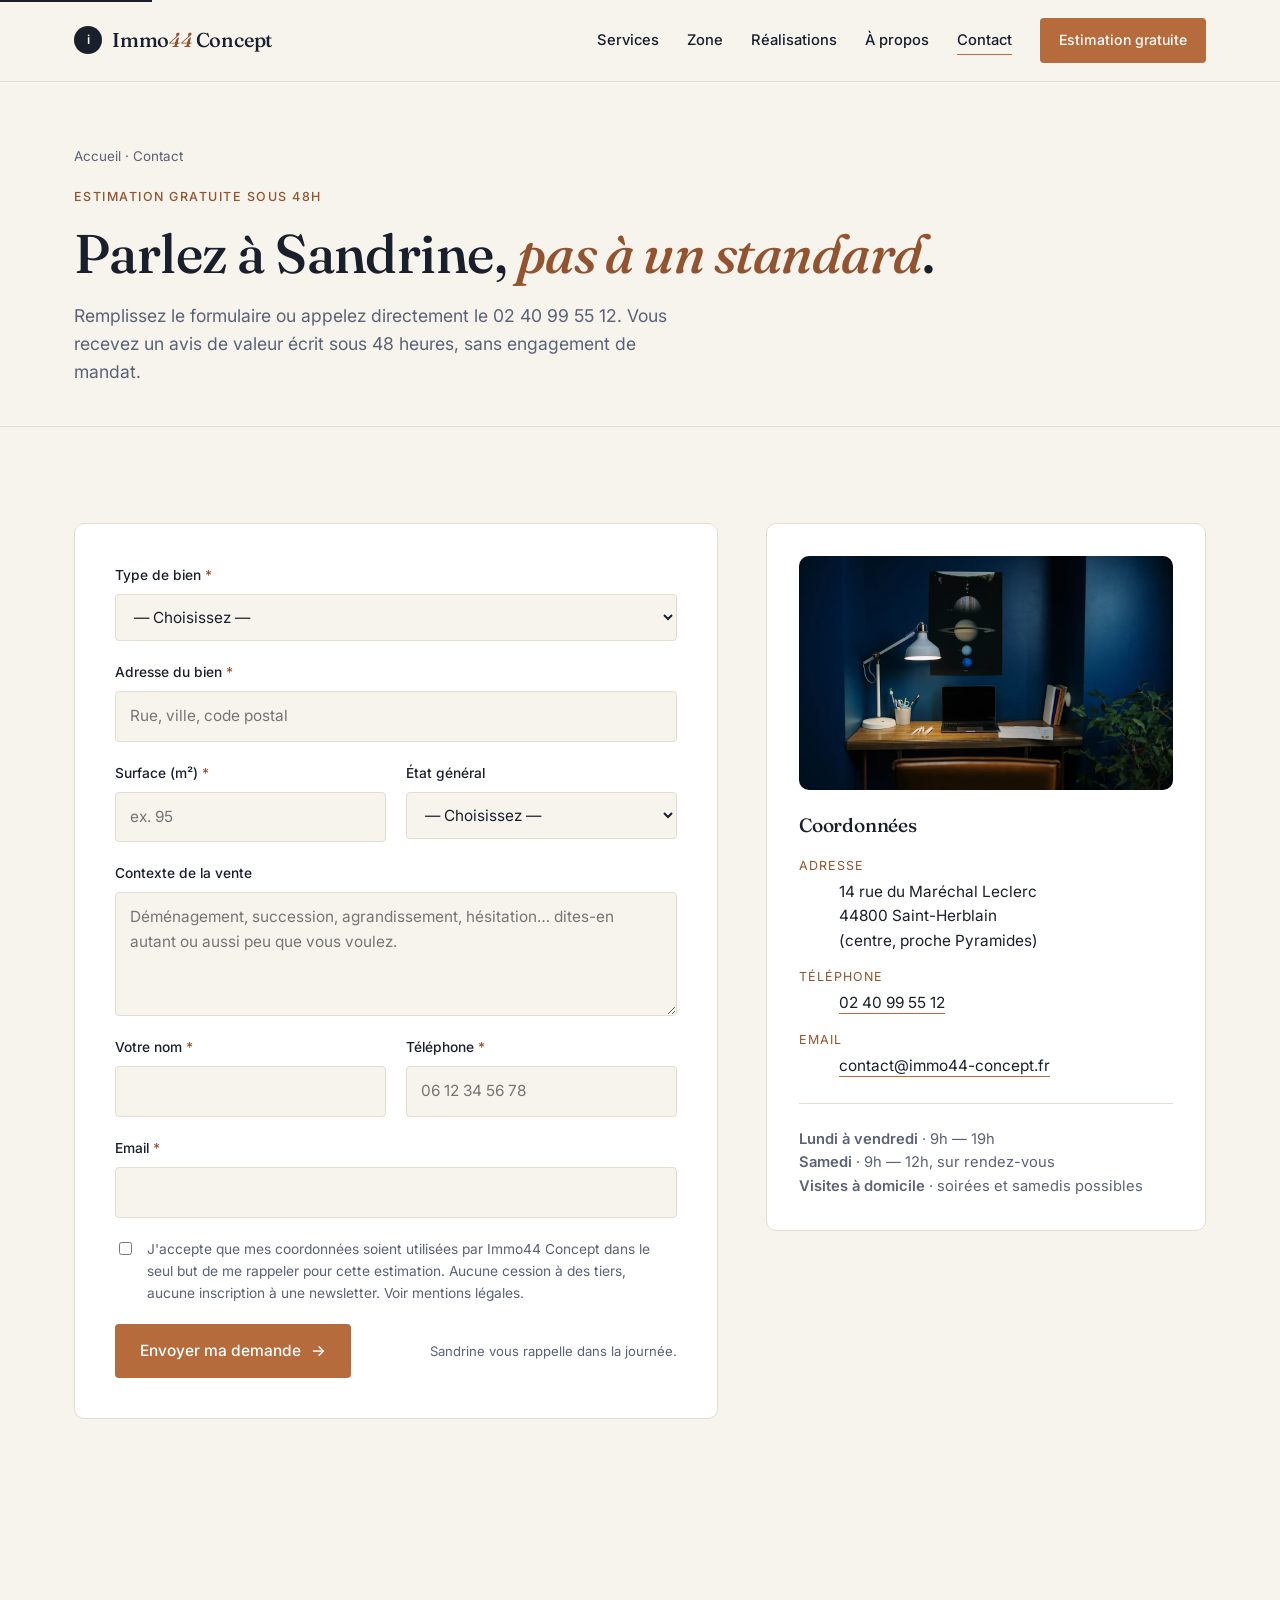
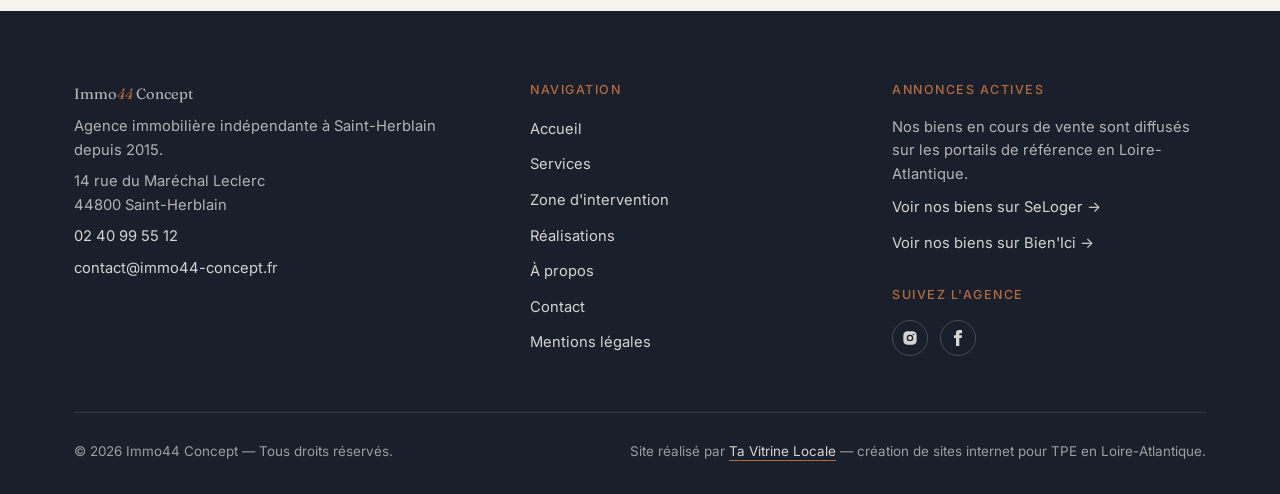
<file: contact.html>
<!DOCTYPE html>
<html lang="fr">
<head>
  <meta charset="UTF-8" />
  <meta name="viewport" content="width=device-width, initial-scale=1, viewport-fit=cover" />
  <meta name="theme-color" content="#1a1f2c" />

  <title>Estimation gratuite et contact — Immo44 Concept</title>
  <meta name="description" content="Demandez votre estimation gratuite sous 48h. Agence Immo44 Concept à Saint-Herblain, 02 40 99 55 12, ouverte du lundi au samedi." />
  <meta name="author" content="Immo44 Concept" />
  <meta name="robots" content="noindex, follow" />
  <link rel="canonical" href="https://immobilier.tavitrinelocale.fr/contact.html" />

  <meta property="og:type" content="website" />
  <meta property="og:title" content="Estimation gratuite et contact — Immo44 Concept" />
  <meta property="og:description" content="Formulaire d'estimation gratuite sous 48h, coordonnées et horaires." />
  <meta property="og:url" content="https://immobilier.tavitrinelocale.fr/contact.html" />
  <meta property="og:locale" content="fr_FR" />
  <meta property="og:image" content="https://immobilier.tavitrinelocale.fr/images/og-contact.jpg" />
  <meta property="og:site_name" content="Immo44 Concept" />

  <link rel="icon" href="images/favicon.svg" type="image/svg+xml" />
  <link rel="preconnect" href="https://fonts.googleapis.com" />
  <link rel="preconnect" href="https://fonts.gstatic.com" crossorigin />
  <link href="https://fonts.googleapis.com/css2?family=Fraunces:ital,opsz,wght@0,9..144,400;0,9..144,500;0,9..144,600;1,9..144,400;1,9..144,500&family=Inter:wght@400;500;600&display=swap" rel="stylesheet" />

  <link rel="stylesheet" href="style.css" />

  <script type="application/ld+json">
  {
    "@context": "https://schema.org",
    "@type": "BreadcrumbList",
    "itemListElement": [
      { "@type": "ListItem", "position": 1, "name": "Accueil", "item": "https://immobilier.tavitrinelocale.fr/" },
      { "@type": "ListItem", "position": 2, "name": "Contact", "item": "https://immobilier.tavitrinelocale.fr/contact.html" }
    ]
  }
  </script>
</head>
<body>
  <a href="#main" class="skip-link">Aller au contenu</a>

  <header class="site-header">
    <div class="site-header__inner">
      <a href="index.html" class="brand" aria-label="Immo44 Concept — accueil">
        <span class="brand__mark" aria-hidden="true">i</span>
        <span>Immo<em>44</em> Concept</span>
      </a>
      <nav class="nav" data-nav aria-label="Navigation principale">
        <ul class="nav__list">
          <li><a href="services.html" class="nav__link">Services</a></li>
          <li><a href="zone-intervention.html" class="nav__link">Zone</a></li>
          <li><a href="realisations.html" class="nav__link">Réalisations</a></li>
          <li><a href="a-propos.html" class="nav__link">À propos</a></li>
          <li><a href="contact.html" class="nav__link is-active">Contact</a></li>
          <li class="nav__cta-wrap"><a href="contact.html" class="btn btn--primary btn--small">Estimation gratuite</a></li>
        </ul>
      </nav>
      <button class="burger" type="button" data-burger aria-label="Ouvrir le menu" aria-expanded="false">
        <span></span><span></span><span></span>
      </button>
    </div>
  </header>

  <main id="main">

    <section class="page-hero">
      <div class="container">
        <nav class="page-hero__breadcrumb" aria-label="Fil d'Ariane">
          <a href="index.html">Accueil</a> · Contact
        </nav>
        <span class="eyebrow">Estimation gratuite sous 48h</span>
        <h1>Parlez à Sandrine, <em>pas à un standard</em>.</h1>
        <p class="lede">Remplissez le formulaire ou appelez directement le 02 40 99 55 12. Vous recevez un avis de valeur écrit sous 48 heures, sans engagement de mandat.</p>
      </div>
    </section>

    <section class="section">
      <div class="container">
        <div class="contact-grid">

          <form class="form" action="#" method="post" aria-label="Formulaire d'estimation gratuite" data-reveal>

            <div class="field">
              <label for="type">Type de bien <span aria-hidden="true">*</span></label>
              <select id="type" name="type" required>
                <option value="">— Choisissez —</option>
                <option value="maison">Maison</option>
                <option value="appartement">Appartement</option>
                <option value="terrain">Terrain</option>
                <option value="autre">Autre</option>
              </select>
            </div>

            <div class="field">
              <label for="adresse">Adresse du bien <span aria-hidden="true">*</span></label>
              <input id="adresse" name="adresse" type="text" required autocomplete="street-address" placeholder="Rue, ville, code postal" />
            </div>

            <div class="form-row">
              <div class="field">
                <label for="surface">Surface (m²) <span aria-hidden="true">*</span></label>
                <input id="surface" name="surface" type="number" min="10" max="2000" required placeholder="ex. 95" />
              </div>
              <div class="field">
                <label for="etat">État général</label>
                <select id="etat" name="etat">
                  <option value="">— Choisissez —</option>
                  <option value="refait">Refait à neuf</option>
                  <option value="bon">Bon état</option>
                  <option value="rafraichir">À rafraîchir</option>
                  <option value="renover">À rénover</option>
                </select>
              </div>
            </div>

            <div class="field">
              <label for="contexte">Contexte de la vente</label>
              <textarea id="contexte" name="contexte" rows="4" placeholder="Déménagement, succession, agrandissement, hésitation… dites-en autant ou aussi peu que vous voulez."></textarea>
            </div>

            <div class="form-row">
              <div class="field">
                <label for="nom">Votre nom <span aria-hidden="true">*</span></label>
                <input id="nom" name="nom" type="text" required autocomplete="name" />
              </div>
              <div class="field">
                <label for="telephone">Téléphone <span aria-hidden="true">*</span></label>
                <input id="telephone" name="telephone" type="tel" required autocomplete="tel" placeholder="06 12 34 56 78" />
              </div>
            </div>

            <div class="field">
              <label for="email">Email <span aria-hidden="true">*</span></label>
              <input id="email" name="email" type="email" required autocomplete="email" />
            </div>

            <label class="form__consent">
              <input type="checkbox" name="rgpd" required />
              <span>J'accepte que mes coordonnées soient utilisées par Immo44 Concept dans le seul but de me rappeler pour cette estimation. Aucune cession à des tiers, aucune inscription à une newsletter. Voir <a href="mentions.html">mentions légales</a>.</span>
            </label>

            <div class="form__submit-row">
              <button type="submit" class="btn btn--primary">Envoyer ma demande <span class="arrow" aria-hidden="true">→</span></button>
              <small>Sandrine vous rappelle dans la journée.</small>
            </div>
          </form>

          <aside class="contact-aside" data-reveal>
            <div class="ph ph--wide">
              <picture><source type="image/webp" srcset="images/immo44-bureau.webp" /><img src="images/immo44-bureau.jpg" alt="L'agence Immo44 Concept à Saint-Herblain, espace d'accueil" width="1200" height="800" loading="lazy" decoding="async" /></picture>
            </div>
            <h3>Coordonnées</h3>
            <dl>
              <div>
                <dt>Adresse</dt>
                <dd>14 rue du Maréchal Leclerc<br />44800 Saint-Herblain<br /><span>(centre, proche Pyramides)</span></dd>
              </div>
              <div>
                <dt>Téléphone</dt>
                <dd><a href="tel:+33240995512">02 40 99 55 12</a></dd>
              </div>
              <div>
                <dt>Email</dt>
                <dd><a href="mailto:contact@immo44-concept.fr">contact@immo44-concept.fr</a></dd>
              </div>
            </dl>
            <div class="contact-aside__hours">
              <p><strong>Lundi à vendredi</strong> · 9h — 19h</p>
              <p><strong>Samedi</strong> · 9h — 12h, sur rendez-vous</p>
              <p><strong>Visites à domicile</strong> · soirées et samedis possibles</p>
            </div>
          </aside>

        </div>
      </div>
    </section>

  </main>

  <footer class="site-footer">
    <div class="container">
      <div class="footer__grid">
        <div class="footer__col">
          <p class="footer__brand">Immo<em>44</em> Concept</p>
          <p>Agence immobilière indépendante à Saint-Herblain depuis 2015.</p>
          <p>14 rue du Maréchal Leclerc<br />44800 Saint-Herblain</p>
          <p><a href="tel:+33240995512">02 40 99 55 12</a></p>
          <p><a href="mailto:contact@immo44-concept.fr">contact@immo44-concept.fr</a></p>
        </div>
        <div class="footer__col">
          <h4>Navigation</h4>
          <ul>
            <li><a href="index.html">Accueil</a></li>
            <li><a href="services.html">Services</a></li>
            <li><a href="zone-intervention.html">Zone d'intervention</a></li>
            <li><a href="realisations.html">Réalisations</a></li>
            <li><a href="a-propos.html">À propos</a></li>
            <li><a href="contact.html">Contact</a></li>
            <li><a href="mentions.html">Mentions légales</a></li>
          </ul>
        </div>
        <div class="footer__col">
          <h4>Annonces actives</h4>
          <p>Nos biens en cours de vente sont diffusés sur les portails de référence en Loire-Atlantique.</p>
          <ul>
            <li><a href="https://www.seloger.com/professionnels/" target="_blank" rel="noopener nofollow">Voir nos biens sur SeLoger →</a></li>
            <li><a href="https://www.bienici.com/" target="_blank" rel="noopener nofollow">Voir nos biens sur Bien'Ici →</a></li>
          </ul>
          <h4>Suivez l'agence</h4>
          <div class="footer__social">
            <a href="#" aria-label="Instagram (lien désactivé — site de démonstration)">
              <svg viewBox="0 0 24 24" fill="currentColor" aria-hidden="true"><path d="M12 2c2.717 0 3.056.01 4.122.06 1.065.05 1.79.217 2.428.465.66.254 1.216.598 1.772 1.153.509.5.902 1.105 1.153 1.772.247.637.415 1.363.465 2.428.047 1.066.06 1.405.06 4.122 0 2.717-.01 3.056-.06 4.122-.05 1.065-.218 1.79-.465 2.428a4.883 4.883 0 0 1-1.153 1.772c-.5.508-1.105.902-1.772 1.153-.637.247-1.363.415-2.428.465-1.066.047-1.405.06-4.122.06-2.717 0-3.056-.01-4.122-.06-1.065-.05-1.79-.218-2.428-.465a4.89 4.89 0 0 1-1.772-1.153 4.904 4.904 0 0 1-1.153-1.772c-.248-.637-.415-1.363-.465-2.428C2.013 15.056 2 14.717 2 12c0-2.717.01-3.056.06-4.122.05-1.066.217-1.79.465-2.428.254-.66.598-1.216 1.153-1.772A4.897 4.897 0 0 1 5.45 2.525c.638-.248 1.362-.415 2.428-.465C8.944 2.013 9.283 2 12 2zm0 5a5 5 0 1 0 0 10 5 5 0 0 0 0-10zm6.5-.25a1.25 1.25 0 0 0-2.5 0 1.25 1.25 0 0 0 2.5 0zM12 9a3 3 0 1 1 0 6 3 3 0 0 1 0-6z"/></svg>
            </a>
            <a href="#" aria-label="Facebook (lien désactivé — site de démonstration)">
              <svg viewBox="0 0 24 24" fill="currentColor" aria-hidden="true"><path d="M9 8h-3v4h3v12h5V12h3.642L18 8h-4V6.333C14 5.378 14.192 5 15.115 5H18V0h-3.808C10.596 0 9 1.583 9 4.615V8z"/></svg>
            </a>
          </div>
        </div>
      </div>
      <div class="footer__bot">
        <span>© 2026 Immo44 Concept — Tous droits réservés.</span>
        <span>Site réalisé par <a href="https://tavitrinelocale.fr" rel="noopener">Ta Vitrine Locale</a> — création de sites internet pour TPE en Loire-Atlantique.</span>
      </div>
    </div>
  </footer>

  <script src="script.js" defer></script>
</body>
</html>
</file>
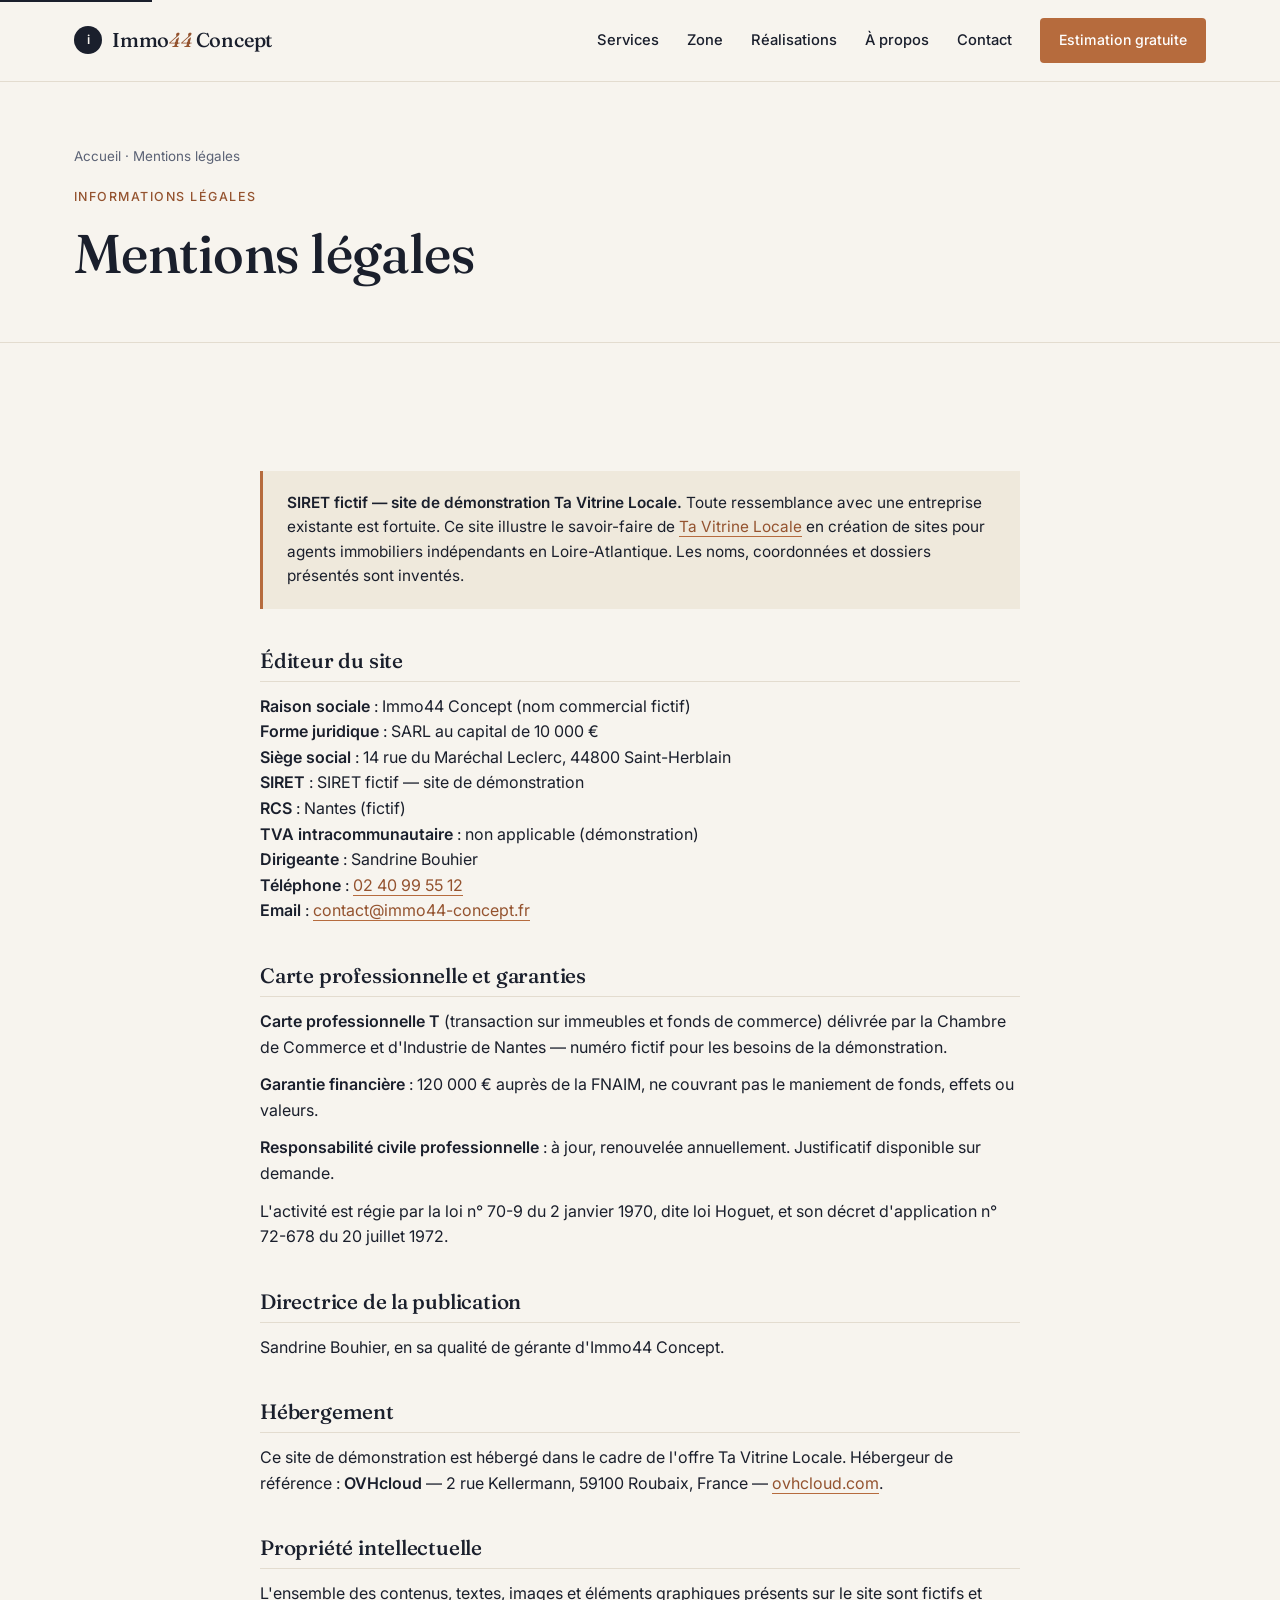
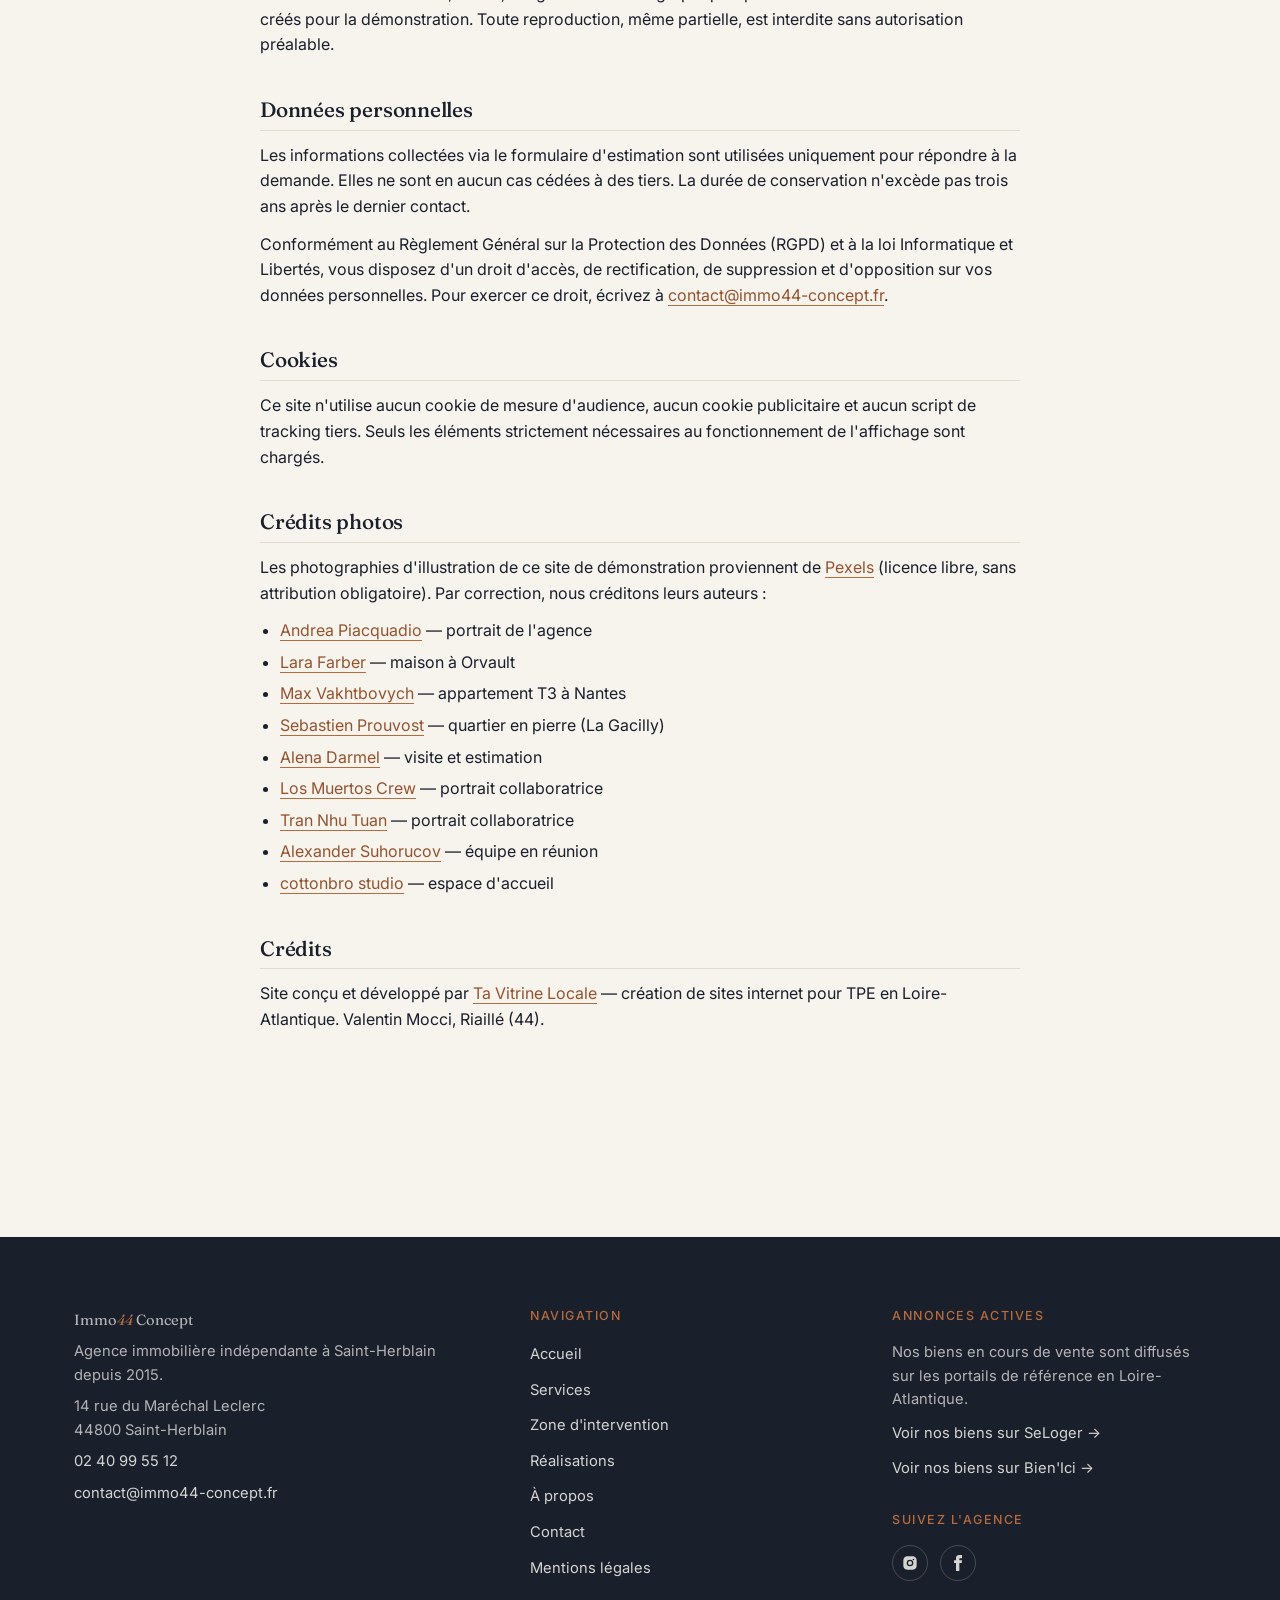
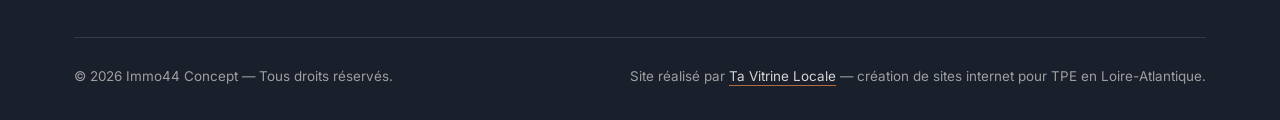
<file: mentions.html>
<!DOCTYPE html>
<html lang="fr">
<head>
  <meta charset="UTF-8" />
  <meta name="viewport" content="width=device-width, initial-scale=1, viewport-fit=cover" />
  <meta name="theme-color" content="#1a1f2c" />

  <title>Mentions légales — Immo44 Concept</title>
  <meta name="description" content="Mentions légales d'Immo44 Concept : carte T, garantie financière FNAIM, hébergeur. Site de démonstration Ta Vitrine Locale, SIRET fictif." />
  <meta name="author" content="Immo44 Concept" />
  <meta name="robots" content="noindex, follow" />
  <link rel="canonical" href="https://immobilier.tavitrinelocale.fr/mentions.html" />

  <meta property="og:type" content="website" />
  <meta property="og:title" content="Mentions légales — Immo44 Concept" />
  <meta property="og:description" content="Mentions légales du site Immo44 Concept." />
  <meta property="og:url" content="https://immobilier.tavitrinelocale.fr/mentions.html" />
  <meta property="og:locale" content="fr_FR" />
  <meta property="og:image" content="https://immobilier.tavitrinelocale.fr/images/og.jpg" />
  <meta property="og:site_name" content="Immo44 Concept" />

  <link rel="icon" href="images/favicon.svg" type="image/svg+xml" />
  <link rel="preconnect" href="https://fonts.googleapis.com" />
  <link rel="preconnect" href="https://fonts.gstatic.com" crossorigin />
  <link href="https://fonts.googleapis.com/css2?family=Fraunces:ital,opsz,wght@0,9..144,400;0,9..144,500;0,9..144,600;1,9..144,400;1,9..144,500&family=Inter:wght@400;500;600&display=swap" rel="stylesheet" />

  <link rel="stylesheet" href="style.css" />

  <script type="application/ld+json">
  {
    "@context": "https://schema.org",
    "@type": "BreadcrumbList",
    "itemListElement": [
      { "@type": "ListItem", "position": 1, "name": "Accueil", "item": "https://immobilier.tavitrinelocale.fr/" },
      { "@type": "ListItem", "position": 2, "name": "Mentions légales", "item": "https://immobilier.tavitrinelocale.fr/mentions.html" }
    ]
  }
  </script>
</head>
<body>
  <a href="#main" class="skip-link">Aller au contenu</a>

  <header class="site-header">
    <div class="site-header__inner">
      <a href="index.html" class="brand" aria-label="Immo44 Concept — accueil">
        <span class="brand__mark" aria-hidden="true">i</span>
        <span>Immo<em>44</em> Concept</span>
      </a>
      <nav class="nav" data-nav aria-label="Navigation principale">
        <ul class="nav__list">
          <li><a href="services.html" class="nav__link">Services</a></li>
          <li><a href="zone-intervention.html" class="nav__link">Zone</a></li>
          <li><a href="realisations.html" class="nav__link">Réalisations</a></li>
          <li><a href="a-propos.html" class="nav__link">À propos</a></li>
          <li><a href="contact.html" class="nav__link">Contact</a></li>
          <li class="nav__cta-wrap"><a href="contact.html" class="btn btn--primary btn--small">Estimation gratuite</a></li>
        </ul>
      </nav>
      <button class="burger" type="button" data-burger aria-label="Ouvrir le menu" aria-expanded="false">
        <span></span><span></span><span></span>
      </button>
    </div>
  </header>

  <main id="main">

    <section class="page-hero">
      <div class="container">
        <nav class="page-hero__breadcrumb" aria-label="Fil d'Ariane">
          <a href="index.html">Accueil</a> · Mentions légales
        </nav>
        <span class="eyebrow">Informations légales</span>
        <h1>Mentions légales</h1>
      </div>
    </section>

    <section class="section">
      <div class="container">
        <div class="legal">

          <div class="legal__warning">
            <strong>SIRET fictif — site de démonstration Ta Vitrine Locale.</strong> Toute ressemblance avec une entreprise existante est fortuite. Ce site illustre le savoir-faire de <a href="https://tavitrinelocale.fr" rel="noopener">Ta Vitrine Locale</a> en création de sites pour agents immobiliers indépendants en Loire-Atlantique. Les noms, coordonnées et dossiers présentés sont inventés.
          </div>

          <h2>Éditeur du site</h2>
          <p><strong>Raison sociale</strong> : Immo44 Concept (nom commercial fictif)<br />
          <strong>Forme juridique</strong> : SARL au capital de 10 000 €<br />
          <strong>Siège social</strong> : 14 rue du Maréchal Leclerc, 44800 Saint-Herblain<br />
          <strong>SIRET</strong> : SIRET fictif — site de démonstration<br />
          <strong>RCS</strong> : Nantes (fictif)<br />
          <strong>TVA intracommunautaire</strong> : non applicable (démonstration)<br />
          <strong>Dirigeante</strong> : Sandrine Bouhier<br />
          <strong>Téléphone</strong> : <a href="tel:+33240995512">02 40 99 55 12</a><br />
          <strong>Email</strong> : <a href="mailto:contact@immo44-concept.fr">contact@immo44-concept.fr</a></p>

          <h2>Carte professionnelle et garanties</h2>
          <p><strong>Carte professionnelle T</strong> (transaction sur immeubles et fonds de commerce) délivrée par la Chambre de Commerce et d'Industrie de Nantes — numéro fictif pour les besoins de la démonstration.</p>
          <p><strong>Garantie financière</strong> : 120 000 € auprès de la FNAIM, ne couvrant pas le maniement de fonds, effets ou valeurs.</p>
          <p><strong>Responsabilité civile professionnelle</strong> : à jour, renouvelée annuellement. Justificatif disponible sur demande.</p>
          <p>L'activité est régie par la loi n° 70-9 du 2 janvier 1970, dite loi Hoguet, et son décret d'application n° 72-678 du 20 juillet 1972.</p>

          <h2>Directrice de la publication</h2>
          <p>Sandrine Bouhier, en sa qualité de gérante d'Immo44 Concept.</p>

          <h2>Hébergement</h2>
          <p>Ce site de démonstration est hébergé dans le cadre de l'offre Ta Vitrine Locale. Hébergeur de référence : <strong>OVHcloud</strong> — 2 rue Kellermann, 59100 Roubaix, France — <a href="https://www.ovhcloud.com" target="_blank" rel="noopener nofollow">ovhcloud.com</a>.</p>

          <h2>Propriété intellectuelle</h2>
          <p>L'ensemble des contenus, textes, images et éléments graphiques présents sur le site sont fictifs et créés pour la démonstration. Toute reproduction, même partielle, est interdite sans autorisation préalable.</p>

          <h2>Données personnelles</h2>
          <p>Les informations collectées via le formulaire d'estimation sont utilisées uniquement pour répondre à la demande. Elles ne sont en aucun cas cédées à des tiers. La durée de conservation n'excède pas trois ans après le dernier contact.</p>
          <p>Conformément au Règlement Général sur la Protection des Données (RGPD) et à la loi Informatique et Libertés, vous disposez d'un droit d'accès, de rectification, de suppression et d'opposition sur vos données personnelles. Pour exercer ce droit, écrivez à <a href="mailto:contact@immo44-concept.fr">contact@immo44-concept.fr</a>.</p>

          <h2>Cookies</h2>
          <p>Ce site n'utilise aucun cookie de mesure d'audience, aucun cookie publicitaire et aucun script de tracking tiers. Seuls les éléments strictement nécessaires au fonctionnement de l'affichage sont chargés.</p>

          <h2>Crédits photos</h2>
          <p>Les photographies d'illustration de ce site de démonstration proviennent de <a href="https://www.pexels.com" target="_blank" rel="noopener nofollow">Pexels</a> (licence libre, sans attribution obligatoire). Par correction, nous créditons leurs auteurs :</p>
          <ul>
            <li><a href="https://www.pexels.com/photo/smiling-businesswoman-with-laptop-in-office-3855619/" target="_blank" rel="noopener nofollow">Andrea Piacquadio</a> — portrait de l'agence</li>
            <li><a href="https://www.pexels.com/photo/facade-of-a-house-with-plants-in-the-front-19300163/" target="_blank" rel="noopener nofollow">Lara Farber</a> — maison à Orvault</li>
            <li><a href="https://www.pexels.com/photo/modern-interior-of-comfortable-living-room-6180674/" target="_blank" rel="noopener nofollow">Max Vakhtbovych</a> — appartement T3 à Nantes</li>
            <li><a href="https://www.pexels.com/photo/charming-stone-houses-in-la-gacilly-france-33427034/" target="_blank" rel="noopener nofollow">Sebastien Prouvost</a> — quartier en pierre (La Gacilly)</li>
            <li><a href="https://www.pexels.com/photo/people-viewing-a-house-7641868/" target="_blank" rel="noopener nofollow">Alena Darmel</a> — visite et estimation</li>
            <li><a href="https://www.pexels.com/photo/portrait-of-confident-businesswoman-10041257/" target="_blank" rel="noopener nofollow">Los Muertos Crew</a> — portrait collaboratrice</li>
            <li><a href="https://www.pexels.com/photo/smiling-businesswoman-with-file-17049825/" target="_blank" rel="noopener nofollow">Tran Nhu Tuan</a> — portrait collaboratrice</li>
            <li><a href="https://www.pexels.com/photo/diverse-cheerful-colleagues-talking-about-important-documents-6457488/" target="_blank" rel="noopener nofollow">Alexander Suhorucov</a> — équipe en réunion</li>
            <li><a href="https://www.pexels.com/photo/interior-design-of-a-home-office-7014764/" target="_blank" rel="noopener nofollow">cottonbro studio</a> — espace d'accueil</li>
          </ul>

          <h2>Crédits</h2>
          <p>Site conçu et développé par <a href="https://tavitrinelocale.fr" rel="noopener">Ta Vitrine Locale</a> — création de sites internet pour TPE en Loire-Atlantique. Valentin Mocci, Riaillé (44).</p>

        </div>
      </div>
    </section>

  </main>

  <footer class="site-footer">
    <div class="container">
      <div class="footer__grid">
        <div class="footer__col">
          <p class="footer__brand">Immo<em>44</em> Concept</p>
          <p>Agence immobilière indépendante à Saint-Herblain depuis 2015.</p>
          <p>14 rue du Maréchal Leclerc<br />44800 Saint-Herblain</p>
          <p><a href="tel:+33240995512">02 40 99 55 12</a></p>
          <p><a href="mailto:contact@immo44-concept.fr">contact@immo44-concept.fr</a></p>
        </div>
        <div class="footer__col">
          <h4>Navigation</h4>
          <ul>
            <li><a href="index.html">Accueil</a></li>
            <li><a href="services.html">Services</a></li>
            <li><a href="zone-intervention.html">Zone d'intervention</a></li>
            <li><a href="realisations.html">Réalisations</a></li>
            <li><a href="a-propos.html">À propos</a></li>
            <li><a href="contact.html">Contact</a></li>
            <li><a href="mentions.html">Mentions légales</a></li>
          </ul>
        </div>
        <div class="footer__col">
          <h4>Annonces actives</h4>
          <p>Nos biens en cours de vente sont diffusés sur les portails de référence en Loire-Atlantique.</p>
          <ul>
            <li><a href="https://www.seloger.com/professionnels/" target="_blank" rel="noopener nofollow">Voir nos biens sur SeLoger →</a></li>
            <li><a href="https://www.bienici.com/" target="_blank" rel="noopener nofollow">Voir nos biens sur Bien'Ici →</a></li>
          </ul>
          <h4>Suivez l'agence</h4>
          <div class="footer__social">
            <a href="#" aria-label="Instagram (lien désactivé — site de démonstration)">
              <svg viewBox="0 0 24 24" fill="currentColor" aria-hidden="true"><path d="M12 2c2.717 0 3.056.01 4.122.06 1.065.05 1.79.217 2.428.465.66.254 1.216.598 1.772 1.153.509.5.902 1.105 1.153 1.772.247.637.415 1.363.465 2.428.047 1.066.06 1.405.06 4.122 0 2.717-.01 3.056-.06 4.122-.05 1.065-.218 1.79-.465 2.428a4.883 4.883 0 0 1-1.153 1.772c-.5.508-1.105.902-1.772 1.153-.637.247-1.363.415-2.428.465-1.066.047-1.405.06-4.122.06-2.717 0-3.056-.01-4.122-.06-1.065-.05-1.79-.218-2.428-.465a4.89 4.89 0 0 1-1.772-1.153 4.904 4.904 0 0 1-1.153-1.772c-.248-.637-.415-1.363-.465-2.428C2.013 15.056 2 14.717 2 12c0-2.717.01-3.056.06-4.122.05-1.066.217-1.79.465-2.428.254-.66.598-1.216 1.153-1.772A4.897 4.897 0 0 1 5.45 2.525c.638-.248 1.362-.415 2.428-.465C8.944 2.013 9.283 2 12 2zm0 5a5 5 0 1 0 0 10 5 5 0 0 0 0-10zm6.5-.25a1.25 1.25 0 0 0-2.5 0 1.25 1.25 0 0 0 2.5 0zM12 9a3 3 0 1 1 0 6 3 3 0 0 1 0-6z"/></svg>
            </a>
            <a href="#" aria-label="Facebook (lien désactivé — site de démonstration)">
              <svg viewBox="0 0 24 24" fill="currentColor" aria-hidden="true"><path d="M9 8h-3v4h3v12h5V12h3.642L18 8h-4V6.333C14 5.378 14.192 5 15.115 5H18V0h-3.808C10.596 0 9 1.583 9 4.615V8z"/></svg>
            </a>
          </div>
        </div>
      </div>
      <div class="footer__bot">
        <span>© 2026 Immo44 Concept — Tous droits réservés.</span>
        <span>Site réalisé par <a href="https://tavitrinelocale.fr" rel="noopener">Ta Vitrine Locale</a> — création de sites internet pour TPE en Loire-Atlantique.</span>
      </div>
    </div>
  </footer>

  <script src="script.js" defer></script>
</body>
</html>
</file>
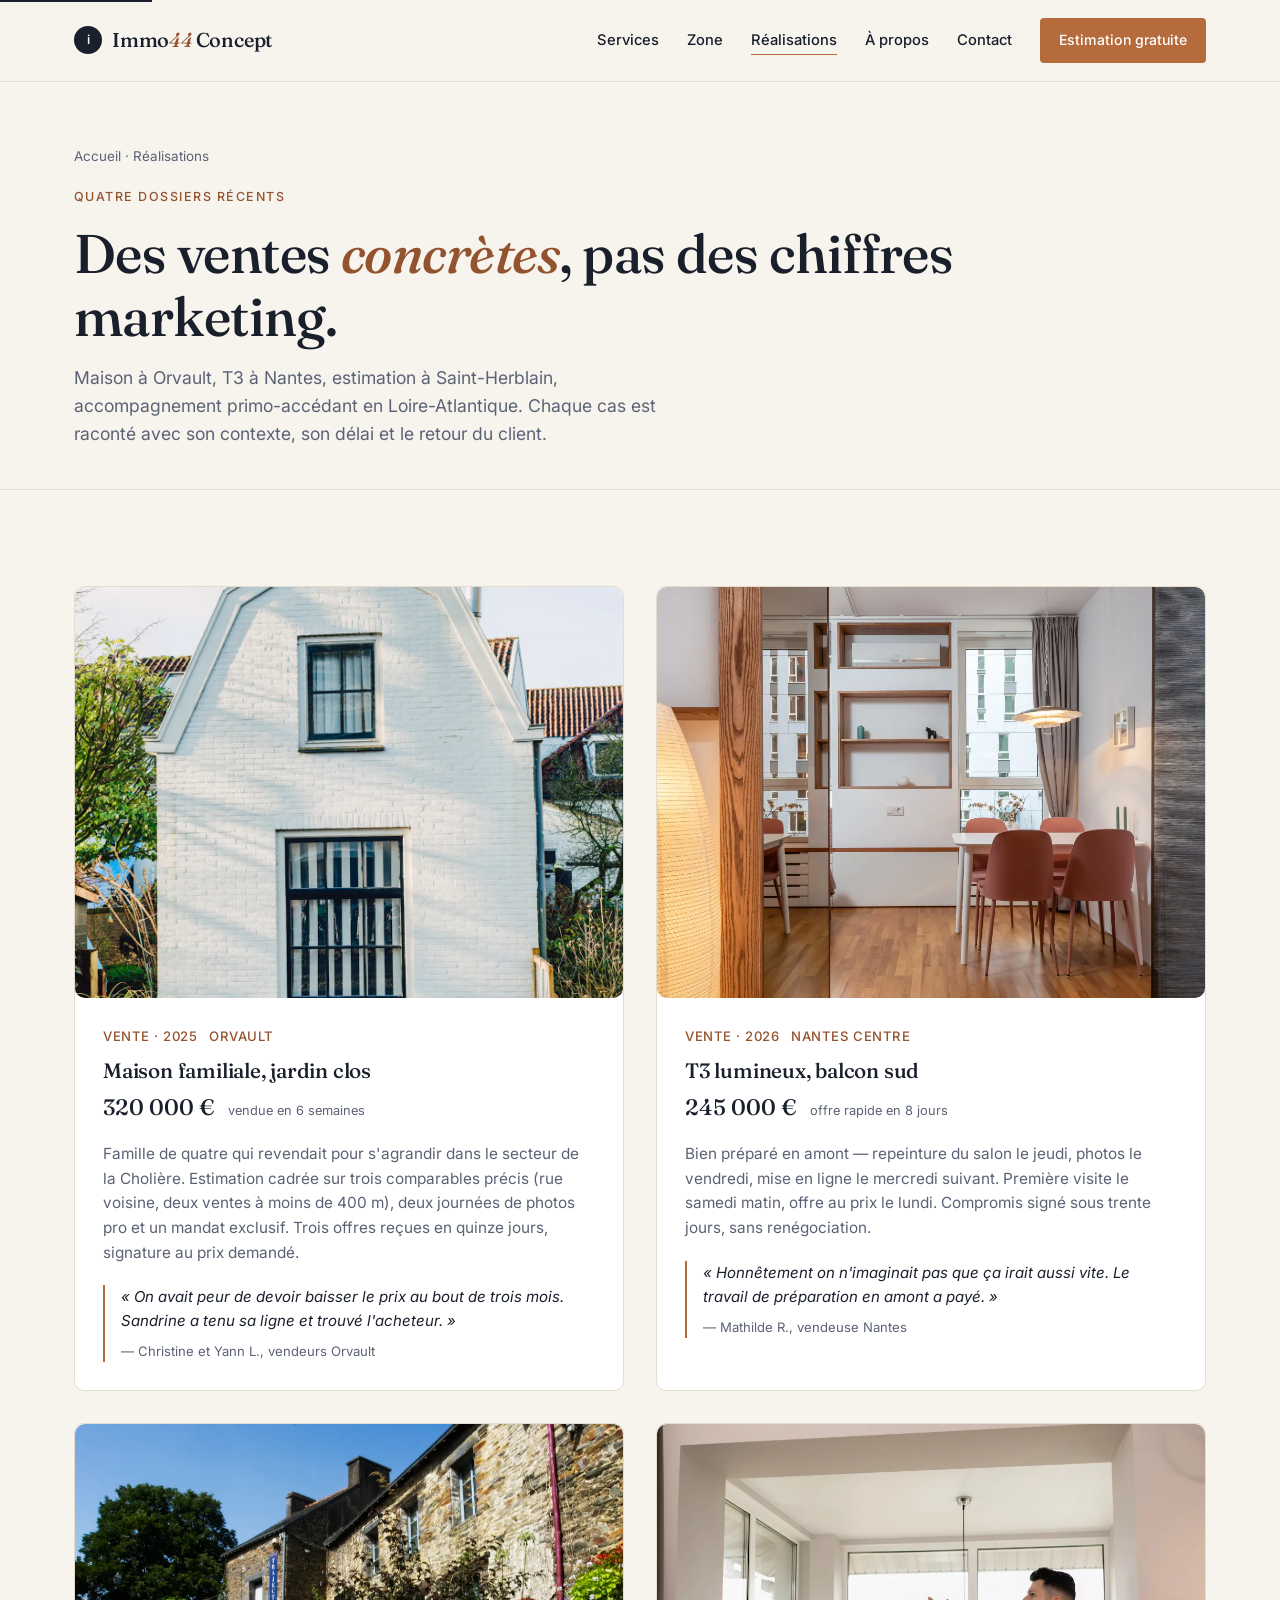
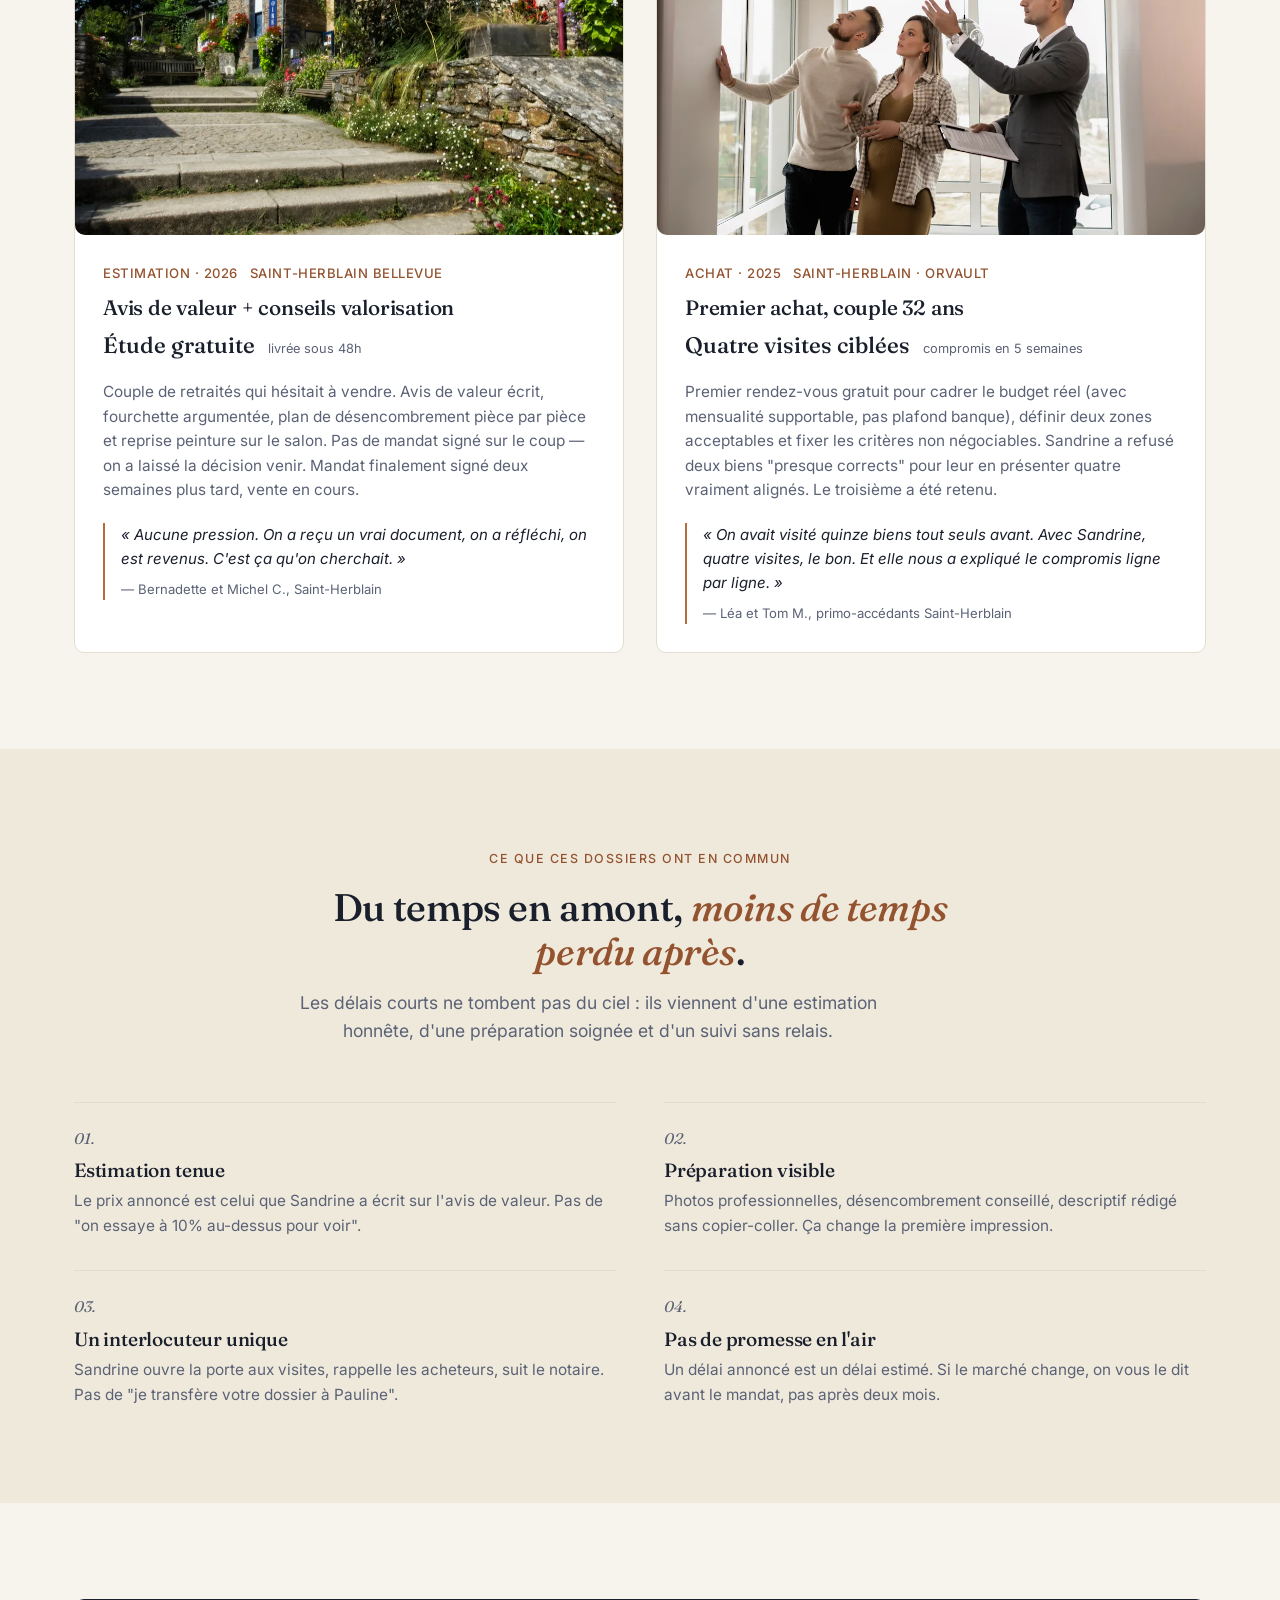
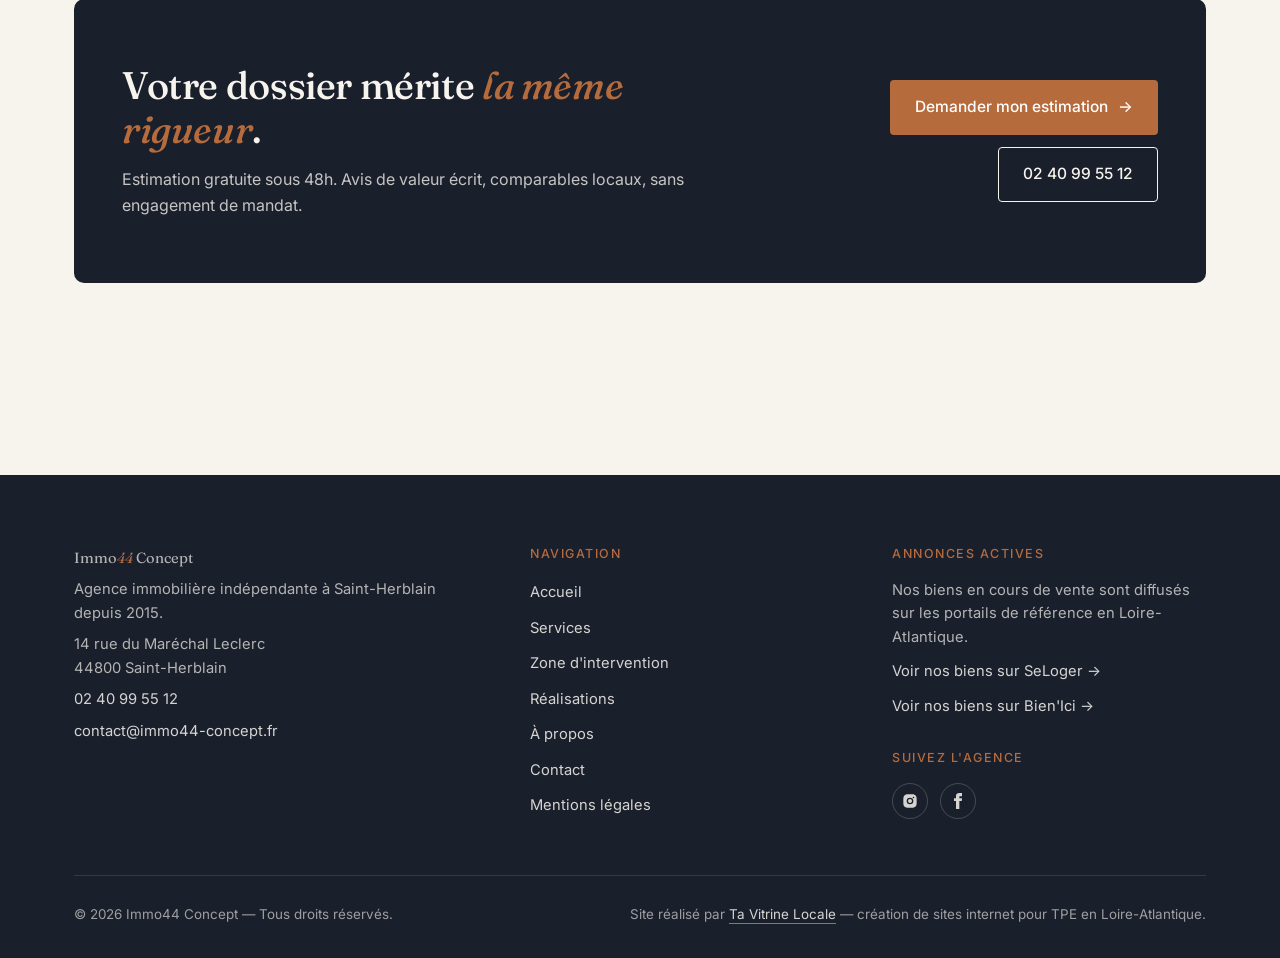
<file: realisations.html>
<!DOCTYPE html>
<html lang="fr">
<head>
  <meta charset="UTF-8" />
  <meta name="viewport" content="width=device-width, initial-scale=1, viewport-fit=cover" />
  <meta name="theme-color" content="#1a1f2c" />

  <title>4 dossiers récents — Immo44 Concept Saint-Herblain</title>
  <meta name="description" content="Quatre dossiers récents détaillés : maison Orvault vendue en 6 semaines, T3 Nantes en 8 jours, estimation Saint-Herblain, accompagnement primo-accédant." />
  <meta name="author" content="Immo44 Concept" />
  <meta name="robots" content="noindex, follow" />
  <link rel="canonical" href="https://immobilier.tavitrinelocale.fr/realisations.html" />

  <meta property="og:type" content="website" />
  <meta property="og:title" content="Réalisations récentes — Immo44 Concept" />
  <meta property="og:description" content="Quatre dossiers concrets de l'année écoulée à Saint-Herblain, Nantes et Orvault." />
  <meta property="og:url" content="https://immobilier.tavitrinelocale.fr/realisations.html" />
  <meta property="og:locale" content="fr_FR" />
  <meta property="og:image" content="https://immobilier.tavitrinelocale.fr/images/og-realisations.jpg" />
  <meta property="og:site_name" content="Immo44 Concept" />

  <link rel="icon" href="images/favicon.svg" type="image/svg+xml" />
  <link rel="preconnect" href="https://fonts.googleapis.com" />
  <link rel="preconnect" href="https://fonts.gstatic.com" crossorigin />
  <link href="https://fonts.googleapis.com/css2?family=Fraunces:ital,opsz,wght@0,9..144,400;0,9..144,500;0,9..144,600;1,9..144,400;1,9..144,500&family=Inter:wght@400;500;600&display=swap" rel="stylesheet" />

  <link rel="stylesheet" href="style.css" />

  <script type="application/ld+json">
  {
    "@context": "https://schema.org",
    "@type": "BreadcrumbList",
    "itemListElement": [
      { "@type": "ListItem", "position": 1, "name": "Accueil", "item": "https://immobilier.tavitrinelocale.fr/" },
      { "@type": "ListItem", "position": 2, "name": "Réalisations", "item": "https://immobilier.tavitrinelocale.fr/realisations.html" }
    ]
  }
  </script>
</head>
<body>
  <a href="#main" class="skip-link">Aller au contenu</a>

  <header class="site-header">
    <div class="site-header__inner">
      <a href="index.html" class="brand" aria-label="Immo44 Concept — accueil">
        <span class="brand__mark" aria-hidden="true">i</span>
        <span>Immo<em>44</em> Concept</span>
      </a>
      <nav class="nav" data-nav aria-label="Navigation principale">
        <ul class="nav__list">
          <li><a href="services.html" class="nav__link">Services</a></li>
          <li><a href="zone-intervention.html" class="nav__link">Zone</a></li>
          <li><a href="realisations.html" class="nav__link is-active">Réalisations</a></li>
          <li><a href="a-propos.html" class="nav__link">À propos</a></li>
          <li><a href="contact.html" class="nav__link">Contact</a></li>
          <li class="nav__cta-wrap"><a href="contact.html" class="btn btn--primary btn--small">Estimation gratuite</a></li>
        </ul>
      </nav>
      <button class="burger" type="button" data-burger aria-label="Ouvrir le menu" aria-expanded="false">
        <span></span><span></span><span></span>
      </button>
    </div>
  </header>

  <main id="main">

    <section class="page-hero">
      <div class="container">
        <nav class="page-hero__breadcrumb" aria-label="Fil d'Ariane">
          <a href="index.html">Accueil</a> · Réalisations
        </nav>
        <span class="eyebrow">Quatre dossiers récents</span>
        <h1>Des ventes <em>concrètes</em>, pas des chiffres marketing.</h1>
        <p class="lede">Maison à Orvault, T3 à Nantes, estimation à Saint-Herblain, accompagnement primo-accédant en Loire-Atlantique. Chaque cas est raconté avec son contexte, son délai et le retour du client.</p>
      </div>
    </section>

    <section class="section">
      <div class="container">
        <div class="sale-grid">

          <article class="sale" data-reveal>
            <div class="ph ph--sale sale__media">
              <picture><source type="image/webp" srcset="images/immo44-maison-orvault.webp" /><img src="images/immo44-maison-orvault.jpg" alt="Maison 4 pièces vendue à Orvault par Immo44 Concept" width="1200" height="1798" loading="lazy" decoding="async" /></picture>
            </div>
            <div class="sale__body">
              <div class="sale__meta"><span>Vente · 2025</span><span>Orvault</span></div>
              <h2 class="sale__title">Maison familiale, jardin clos</h2>
              <p class="sale__price">320 000 € <small>vendue en 6 semaines</small></p>
              <p class="sale__story">Famille de quatre qui revendait pour s'agrandir dans le secteur de la Cholière. Estimation cadrée sur trois comparables précis (rue voisine, deux ventes à moins de 400 m), deux journées de photos pro et un mandat exclusif. Trois offres reçues en quinze jours, signature au prix demandé.</p>
              <blockquote class="sale__quote">« On avait peur de devoir baisser le prix au bout de trois mois. Sandrine a tenu sa ligne et trouvé l'acheteur. »<cite>— Christine et Yann L., vendeurs Orvault</cite></blockquote>
            </div>
          </article>

          <article class="sale" data-reveal>
            <div class="ph ph--sale sale__media">
              <picture><source type="image/webp" srcset="images/immo44-t3-nantes.webp" /><img src="images/immo44-t3-nantes.jpg" alt="Appartement T3 avec balcon vendu en centre de Nantes" width="1200" height="800" loading="lazy" decoding="async" /></picture>
            </div>
            <div class="sale__body">
              <div class="sale__meta"><span>Vente · 2026</span><span>Nantes centre</span></div>
              <h2 class="sale__title">T3 lumineux, balcon sud</h2>
              <p class="sale__price">245 000 € <small>offre rapide en 8 jours</small></p>
              <p class="sale__story">Bien préparé en amont — repeinture du salon le jeudi, photos le vendredi, mise en ligne le mercredi suivant. Première visite le samedi matin, offre au prix le lundi. Compromis signé sous trente jours, sans renégociation.</p>
              <blockquote class="sale__quote">« Honnêtement on n'imaginait pas que ça irait aussi vite. Le travail de préparation en amont a payé. »<cite>— Mathilde R., vendeuse Nantes</cite></blockquote>
            </div>
          </article>

          <article class="sale" data-reveal>
            <div class="ph ph--sale sale__media">
              <picture><source type="image/webp" srcset="images/immo44-quartier.webp" /><img src="images/immo44-quartier.jpg" alt="Quartier résidentiel en pierre estimé par Immo44 Concept à Saint-Herblain" width="1200" height="800" loading="lazy" decoding="async" /></picture>
            </div>
            <div class="sale__body">
              <div class="sale__meta"><span>Estimation · 2026</span><span>Saint-Herblain Bellevue</span></div>
              <h2 class="sale__title">Avis de valeur + conseils valorisation</h2>
              <p class="sale__price">Étude gratuite <small>livrée sous 48h</small></p>
              <p class="sale__story">Couple de retraités qui hésitait à vendre. Avis de valeur écrit, fourchette argumentée, plan de désencombrement pièce par pièce et reprise peinture sur le salon. Pas de mandat signé sur le coup — on a laissé la décision venir. Mandat finalement signé deux semaines plus tard, vente en cours.</p>
              <blockquote class="sale__quote">« Aucune pression. On a reçu un vrai document, on a réfléchi, on est revenus. C'est ça qu'on cherchait. »<cite>— Bernadette et Michel C., Saint-Herblain</cite></blockquote>
            </div>
          </article>

          <article class="sale" data-reveal>
            <div class="ph ph--sale sale__media">
              <picture><source type="image/webp" srcset="images/immo44-visite.webp" /><img src="images/immo44-visite.jpg" alt="Couple primo-accédant en visite avec Immo44 Concept" width="1200" height="800" loading="lazy" decoding="async" /></picture>
            </div>
            <div class="sale__body">
              <div class="sale__meta"><span>Achat · 2025</span><span>Saint-Herblain · Orvault</span></div>
              <h2 class="sale__title">Premier achat, couple 32 ans</h2>
              <p class="sale__price">Quatre visites ciblées <small>compromis en 5 semaines</small></p>
              <p class="sale__story">Premier rendez-vous gratuit pour cadrer le budget réel (avec mensualité supportable, pas plafond banque), définir deux zones acceptables et fixer les critères non négociables. Sandrine a refusé deux biens "presque corrects" pour leur en présenter quatre vraiment alignés. Le troisième a été retenu.</p>
              <blockquote class="sale__quote">« On avait visité quinze biens tout seuls avant. Avec Sandrine, quatre visites, le bon. Et elle nous a expliqué le compromis ligne par ligne. »<cite>— Léa et Tom M., primo-accédants Saint-Herblain</cite></blockquote>
            </div>
          </article>

        </div>
      </div>
    </section>

    <section class="section section--soft">
      <div class="container">
        <header class="section__head section__head--centered" data-reveal>
          <span class="eyebrow">Ce que ces dossiers ont en commun</span>
          <h2>Du temps en amont, <em>moins de temps perdu après</em>.</h2>
          <p class="lede">Les délais courts ne tombent pas du ciel : ils viennent d'une estimation honnête, d'une préparation soignée et d'un suivi sans relais.</p>
        </header>

        <div class="reasons">
          <div class="reason" data-reveal>
            <p class="reason__num">01.</p>
            <h3>Estimation tenue</h3>
            <p>Le prix annoncé est celui que Sandrine a écrit sur l'avis de valeur. Pas de "on essaye à 10% au-dessus pour voir".</p>
          </div>
          <div class="reason" data-reveal>
            <p class="reason__num">02.</p>
            <h3>Préparation visible</h3>
            <p>Photos professionnelles, désencombrement conseillé, descriptif rédigé sans copier-coller. Ça change la première impression.</p>
          </div>
          <div class="reason" data-reveal>
            <p class="reason__num">03.</p>
            <h3>Un interlocuteur unique</h3>
            <p>Sandrine ouvre la porte aux visites, rappelle les acheteurs, suit le notaire. Pas de "je transfère votre dossier à Pauline".</p>
          </div>
          <div class="reason" data-reveal>
            <p class="reason__num">04.</p>
            <h3>Pas de promesse en l'air</h3>
            <p>Un délai annoncé est un délai estimé. Si le marché change, on vous le dit avant le mandat, pas après deux mois.</p>
          </div>
        </div>
      </div>
    </section>

    <section class="section">
      <div class="container">
        <div class="cta-block" data-reveal>
          <div>
            <h2>Votre dossier mérite <em>la même rigueur</em>.</h2>
            <p>Estimation gratuite sous 48h. Avis de valeur écrit, comparables locaux, sans engagement de mandat.</p>
          </div>
          <div class="cta-block__actions">
            <a href="contact.html" class="btn btn--primary">Demander mon estimation <span class="arrow" aria-hidden="true">→</span></a>
            <a href="tel:+33240995512" class="btn btn--ghost">02 40 99 55 12</a>
          </div>
        </div>
      </div>
    </section>

  </main>

  <footer class="site-footer">
    <div class="container">
      <div class="footer__grid">
        <div class="footer__col">
          <p class="footer__brand">Immo<em>44</em> Concept</p>
          <p>Agence immobilière indépendante à Saint-Herblain depuis 2015.</p>
          <p>14 rue du Maréchal Leclerc<br />44800 Saint-Herblain</p>
          <p><a href="tel:+33240995512">02 40 99 55 12</a></p>
          <p><a href="mailto:contact@immo44-concept.fr">contact@immo44-concept.fr</a></p>
        </div>
        <div class="footer__col">
          <h4>Navigation</h4>
          <ul>
            <li><a href="index.html">Accueil</a></li>
            <li><a href="services.html">Services</a></li>
            <li><a href="zone-intervention.html">Zone d'intervention</a></li>
            <li><a href="realisations.html">Réalisations</a></li>
            <li><a href="a-propos.html">À propos</a></li>
            <li><a href="contact.html">Contact</a></li>
            <li><a href="mentions.html">Mentions légales</a></li>
          </ul>
        </div>
        <div class="footer__col">
          <h4>Annonces actives</h4>
          <p>Nos biens en cours de vente sont diffusés sur les portails de référence en Loire-Atlantique.</p>
          <ul>
            <li><a href="https://www.seloger.com/professionnels/" target="_blank" rel="noopener nofollow">Voir nos biens sur SeLoger →</a></li>
            <li><a href="https://www.bienici.com/" target="_blank" rel="noopener nofollow">Voir nos biens sur Bien'Ici →</a></li>
          </ul>
          <h4>Suivez l'agence</h4>
          <div class="footer__social">
            <a href="#" aria-label="Instagram (lien désactivé — site de démonstration)">
              <svg viewBox="0 0 24 24" fill="currentColor" aria-hidden="true"><path d="M12 2c2.717 0 3.056.01 4.122.06 1.065.05 1.79.217 2.428.465.66.254 1.216.598 1.772 1.153.509.5.902 1.105 1.153 1.772.247.637.415 1.363.465 2.428.047 1.066.06 1.405.06 4.122 0 2.717-.01 3.056-.06 4.122-.05 1.065-.218 1.79-.465 2.428a4.883 4.883 0 0 1-1.153 1.772c-.5.508-1.105.902-1.772 1.153-.637.247-1.363.415-2.428.465-1.066.047-1.405.06-4.122.06-2.717 0-3.056-.01-4.122-.06-1.065-.05-1.79-.218-2.428-.465a4.89 4.89 0 0 1-1.772-1.153 4.904 4.904 0 0 1-1.153-1.772c-.248-.637-.415-1.363-.465-2.428C2.013 15.056 2 14.717 2 12c0-2.717.01-3.056.06-4.122.05-1.066.217-1.79.465-2.428.254-.66.598-1.216 1.153-1.772A4.897 4.897 0 0 1 5.45 2.525c.638-.248 1.362-.415 2.428-.465C8.944 2.013 9.283 2 12 2zm0 5a5 5 0 1 0 0 10 5 5 0 0 0 0-10zm6.5-.25a1.25 1.25 0 0 0-2.5 0 1.25 1.25 0 0 0 2.5 0zM12 9a3 3 0 1 1 0 6 3 3 0 0 1 0-6z"/></svg>
            </a>
            <a href="#" aria-label="Facebook (lien désactivé — site de démonstration)">
              <svg viewBox="0 0 24 24" fill="currentColor" aria-hidden="true"><path d="M9 8h-3v4h3v12h5V12h3.642L18 8h-4V6.333C14 5.378 14.192 5 15.115 5H18V0h-3.808C10.596 0 9 1.583 9 4.615V8z"/></svg>
            </a>
          </div>
        </div>
      </div>
      <div class="footer__bot">
        <span>© 2026 Immo44 Concept — Tous droits réservés.</span>
        <span>Site réalisé par <a href="https://tavitrinelocale.fr" rel="noopener">Ta Vitrine Locale</a> — création de sites internet pour TPE en Loire-Atlantique.</span>
      </div>
    </div>
  </footer>

  <script src="script.js" defer></script>
</body>
</html>
</file>
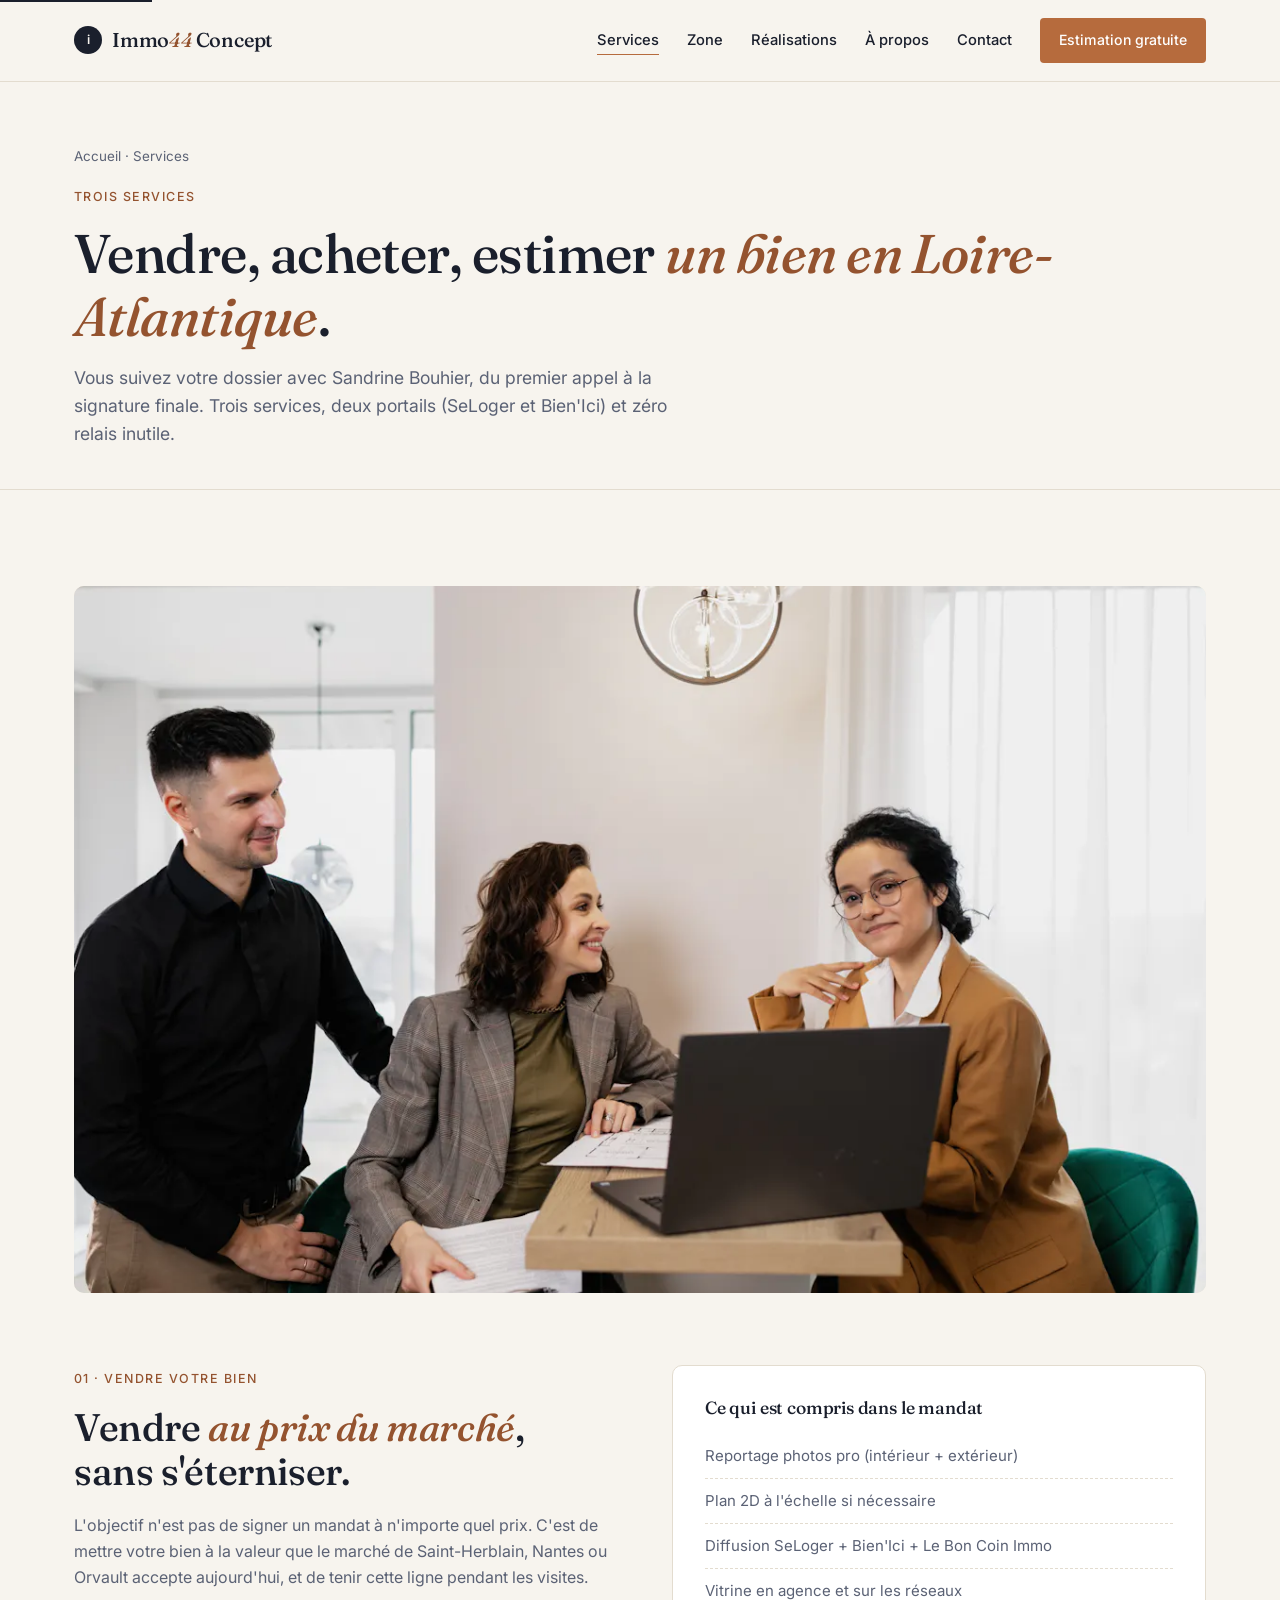
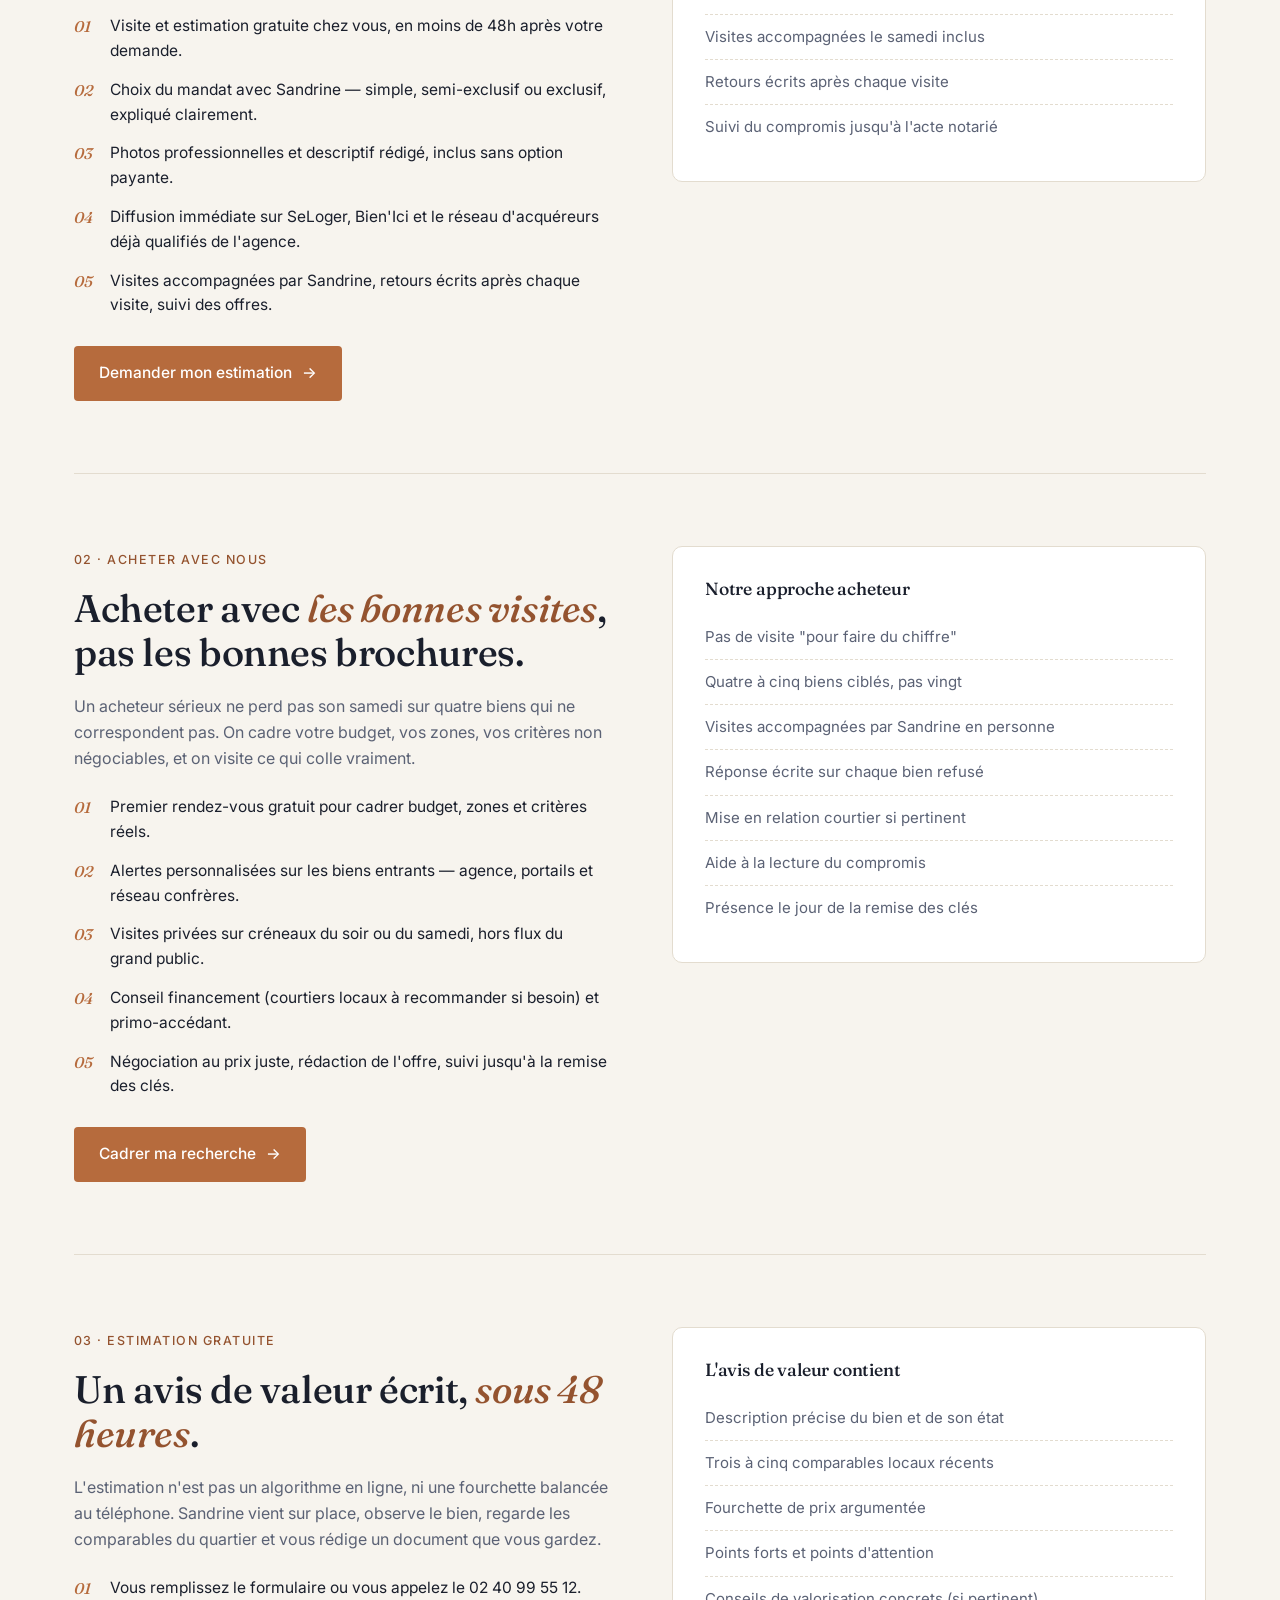
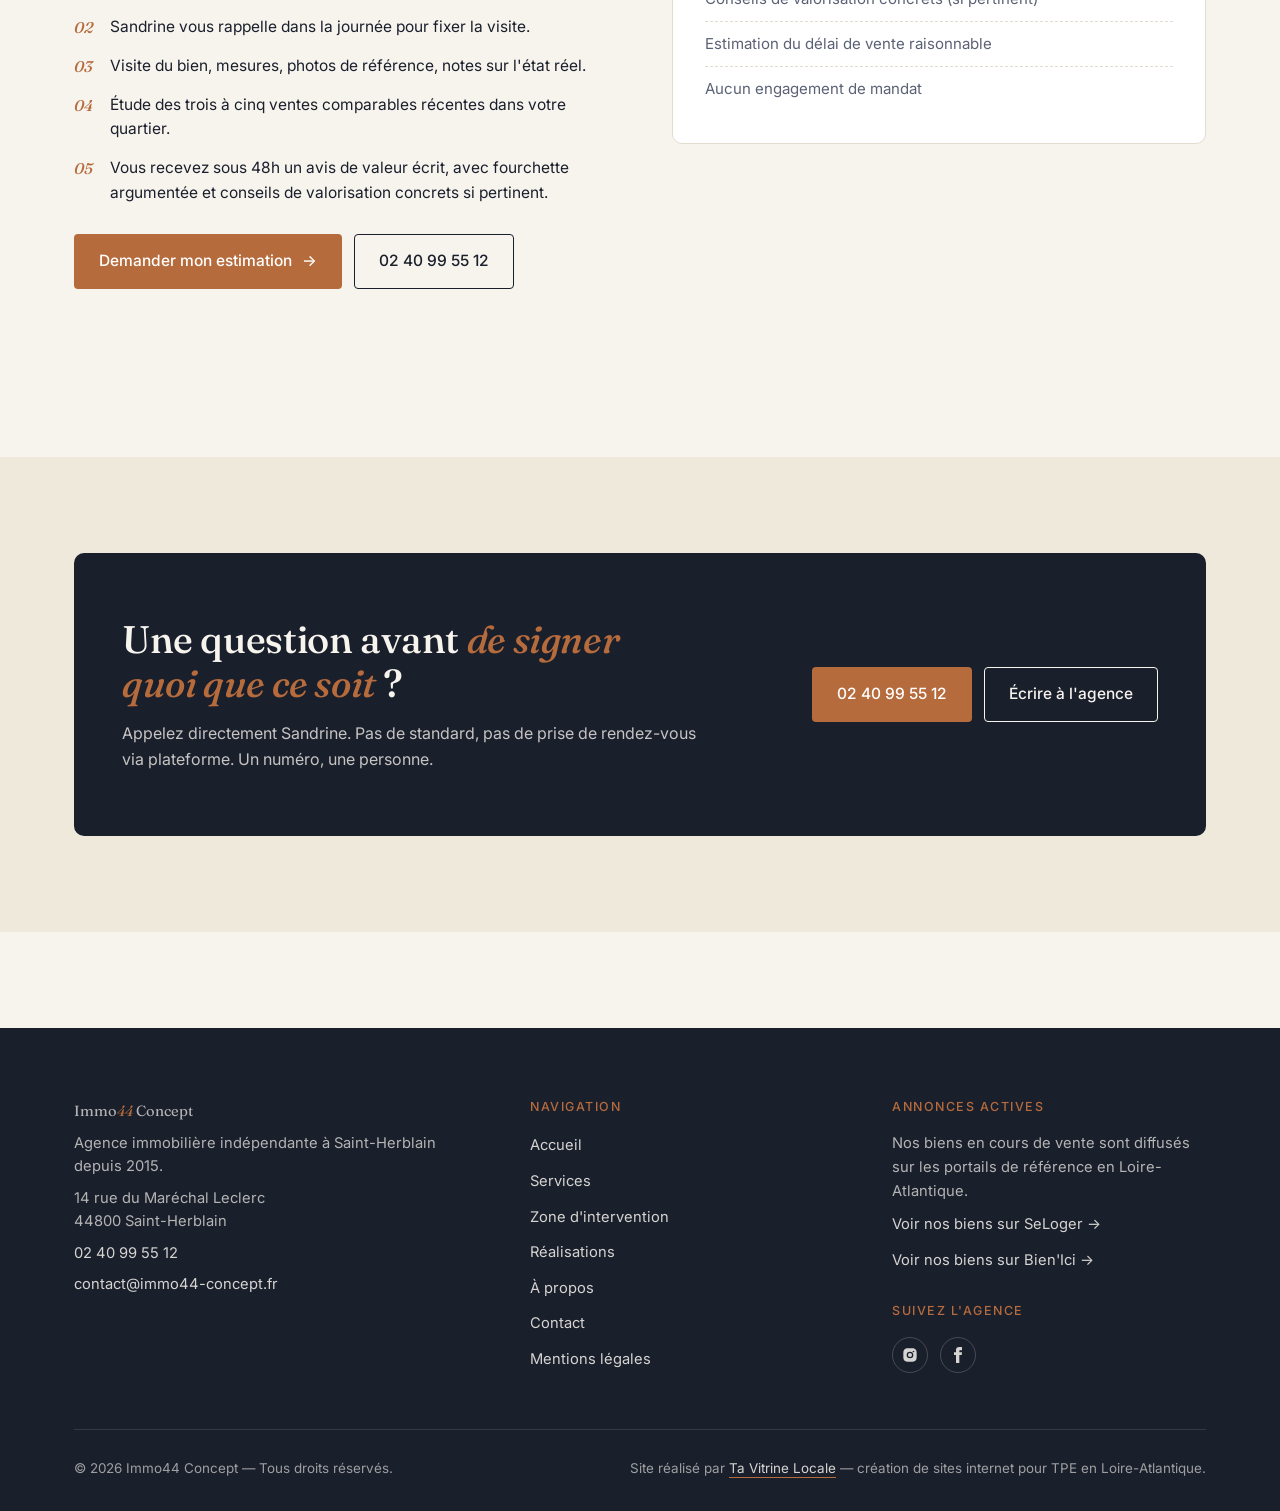
<file: services.html>
<!DOCTYPE html>
<html lang="fr">
<head>
  <meta charset="UTF-8" />
  <meta name="viewport" content="width=device-width, initial-scale=1, viewport-fit=cover" />
  <meta name="theme-color" content="#1a1f2c" />

  <title>Vendre, acheter, estimer un bien — Immo44 Concept</title>
  <meta name="description" content="Mandat, accompagnement acheteur, estimation écrite sous 48h : nos trois services à Saint-Herblain, Nantes et Orvault, sans relais inutile." />
  <meta name="author" content="Immo44 Concept" />
  <meta name="robots" content="noindex, follow" />
  <link rel="canonical" href="https://immobilier.tavitrinelocale.fr/services.html" />

  <meta property="og:type" content="website" />
  <meta property="og:title" content="Vendre, acheter, estimer un bien — Immo44 Concept" />
  <meta property="og:description" content="Trois services menés par Sandrine Bouhier en Loire-Atlantique : vente, achat, estimation gratuite sous 48h." />
  <meta property="og:url" content="https://immobilier.tavitrinelocale.fr/services.html" />
  <meta property="og:locale" content="fr_FR" />
  <meta property="og:image" content="https://immobilier.tavitrinelocale.fr/images/og-services.jpg" />
  <meta property="og:site_name" content="Immo44 Concept" />

  <link rel="icon" href="images/favicon.svg" type="image/svg+xml" />
  <link rel="preconnect" href="https://fonts.googleapis.com" />
  <link rel="preconnect" href="https://fonts.gstatic.com" crossorigin />
  <link href="https://fonts.googleapis.com/css2?family=Fraunces:ital,opsz,wght@0,9..144,400;0,9..144,500;0,9..144,600;1,9..144,400;1,9..144,500&family=Inter:wght@400;500;600&display=swap" rel="stylesheet" />

  <link rel="stylesheet" href="style.css" />

  <script type="application/ld+json">
  {
    "@context": "https://schema.org",
    "@type": "BreadcrumbList",
    "itemListElement": [
      { "@type": "ListItem", "position": 1, "name": "Accueil", "item": "https://immobilier.tavitrinelocale.fr/" },
      { "@type": "ListItem", "position": 2, "name": "Services", "item": "https://immobilier.tavitrinelocale.fr/services.html" }
    ]
  }
  </script>
</head>
<body>
  <a href="#main" class="skip-link">Aller au contenu</a>

  <header class="site-header">
    <div class="site-header__inner">
      <a href="index.html" class="brand" aria-label="Immo44 Concept — accueil">
        <span class="brand__mark" aria-hidden="true">i</span>
        <span>Immo<em>44</em> Concept</span>
      </a>
      <nav class="nav" data-nav aria-label="Navigation principale">
        <ul class="nav__list">
          <li><a href="services.html" class="nav__link is-active">Services</a></li>
          <li><a href="zone-intervention.html" class="nav__link">Zone</a></li>
          <li><a href="realisations.html" class="nav__link">Réalisations</a></li>
          <li><a href="a-propos.html" class="nav__link">À propos</a></li>
          <li><a href="contact.html" class="nav__link">Contact</a></li>
          <li class="nav__cta-wrap"><a href="contact.html" class="btn btn--primary btn--small">Estimation gratuite</a></li>
        </ul>
      </nav>
      <button class="burger" type="button" data-burger aria-label="Ouvrir le menu" aria-expanded="false">
        <span></span><span></span><span></span>
      </button>
    </div>
  </header>

  <main id="main">

    <section class="page-hero">
      <div class="container">
        <nav class="page-hero__breadcrumb" aria-label="Fil d'Ariane">
          <a href="index.html">Accueil</a> · Services
        </nav>
        <span class="eyebrow">Trois services</span>
        <h1>Vendre, acheter, estimer <em>un bien en Loire-Atlantique</em>.</h1>
        <p class="lede">Vous suivez votre dossier avec Sandrine Bouhier, du premier appel à la signature finale. Trois services, deux portails (SeLoger et Bien'Ici) et zéro relais inutile.</p>
      </div>
    </section>

    <section class="section">
      <div class="container">

        <div class="ph ph--wide" data-reveal>
          <picture><source type="image/webp" srcset="images/immo44-estimation.webp" /><img src="images/immo44-estimation.jpg" alt="Estimation d'un bien immobilier avec Immo44 Concept à Saint-Herblain" width="1200" height="800" loading="lazy" decoding="async" /></picture>
        </div>

        <article class="service-block" id="vendre" data-reveal>
          <div>
            <span class="eyebrow">01 · Vendre votre bien</span>
            <h2 class="service-block__title">Vendre <em>au prix du marché</em>, sans s'éterniser.</h2>
            <p class="service-block__lede">L'objectif n'est pas de signer un mandat à n'importe quel prix. C'est de mettre votre bien à la valeur que le marché de Saint-Herblain, Nantes ou Orvault accepte aujourd'hui, et de tenir cette ligne pendant les visites.</p>
            <ol class="service-block__steps">
              <li>Visite et estimation gratuite chez vous, en moins de 48h après votre demande.</li>
              <li>Choix du mandat avec Sandrine — simple, semi-exclusif ou exclusif, expliqué clairement.</li>
              <li>Photos professionnelles et descriptif rédigé, inclus sans option payante.</li>
              <li>Diffusion immédiate sur SeLoger, Bien'Ici et le réseau d'acquéreurs déjà qualifiés de l'agence.</li>
              <li>Visites accompagnées par Sandrine, retours écrits après chaque visite, suivi des offres.</li>
            </ol>
            <div class="hero__ctas">
              <a href="contact.html" class="btn btn--primary">Demander mon estimation <span class="arrow" aria-hidden="true">→</span></a>
            </div>
          </div>
          <aside class="service-block__aside">
            <h4>Ce qui est compris dans le mandat</h4>
            <ul>
              <li>Reportage photos pro (intérieur + extérieur)</li>
              <li>Plan 2D à l'échelle si nécessaire</li>
              <li>Diffusion SeLoger + Bien'Ici + Le Bon Coin Immo</li>
              <li>Vitrine en agence et sur les réseaux</li>
              <li>Visites accompagnées le samedi inclus</li>
              <li>Retours écrits après chaque visite</li>
              <li>Suivi du compromis jusqu'à l'acte notarié</li>
            </ul>
          </aside>
        </article>

        <article class="service-block" id="acheter" data-reveal>
          <div>
            <span class="eyebrow">02 · Acheter avec nous</span>
            <h2 class="service-block__title">Acheter avec <em>les bonnes visites</em>, pas les bonnes brochures.</h2>
            <p class="service-block__lede">Un acheteur sérieux ne perd pas son samedi sur quatre biens qui ne correspondent pas. On cadre votre budget, vos zones, vos critères non négociables, et on visite ce qui colle vraiment.</p>
            <ol class="service-block__steps">
              <li>Premier rendez-vous gratuit pour cadrer budget, zones et critères réels.</li>
              <li>Alertes personnalisées sur les biens entrants — agence, portails et réseau confrères.</li>
              <li>Visites privées sur créneaux du soir ou du samedi, hors flux du grand public.</li>
              <li>Conseil financement (courtiers locaux à recommander si besoin) et primo-accédant.</li>
              <li>Négociation au prix juste, rédaction de l'offre, suivi jusqu'à la remise des clés.</li>
            </ol>
            <div class="hero__ctas">
              <a href="contact.html" class="btn btn--primary">Cadrer ma recherche <span class="arrow" aria-hidden="true">→</span></a>
            </div>
          </div>
          <aside class="service-block__aside">
            <h4>Notre approche acheteur</h4>
            <ul>
              <li>Pas de visite "pour faire du chiffre"</li>
              <li>Quatre à cinq biens ciblés, pas vingt</li>
              <li>Visites accompagnées par Sandrine en personne</li>
              <li>Réponse écrite sur chaque bien refusé</li>
              <li>Mise en relation courtier si pertinent</li>
              <li>Aide à la lecture du compromis</li>
              <li>Présence le jour de la remise des clés</li>
            </ul>
          </aside>
        </article>

        <article class="service-block" id="estimer" data-reveal>
          <div>
            <span class="eyebrow">03 · Estimation gratuite</span>
            <h2 class="service-block__title">Un avis de valeur écrit, <em>sous 48 heures</em>.</h2>
            <p class="service-block__lede">L'estimation n'est pas un algorithme en ligne, ni une fourchette balancée au téléphone. Sandrine vient sur place, observe le bien, regarde les comparables du quartier et vous rédige un document que vous gardez.</p>
            <ol class="service-block__steps">
              <li>Vous remplissez le formulaire ou vous appelez le 02 40 99 55 12.</li>
              <li>Sandrine vous rappelle dans la journée pour fixer la visite.</li>
              <li>Visite du bien, mesures, photos de référence, notes sur l'état réel.</li>
              <li>Étude des trois à cinq ventes comparables récentes dans votre quartier.</li>
              <li>Vous recevez sous 48h un avis de valeur écrit, avec fourchette argumentée et conseils de valorisation concrets si pertinent.</li>
            </ol>
            <div class="hero__ctas">
              <a href="contact.html" class="btn btn--primary">Demander mon estimation <span class="arrow" aria-hidden="true">→</span></a>
              <a href="tel:+33240995512" class="btn btn--ghost">02 40 99 55 12</a>
            </div>
          </div>
          <aside class="service-block__aside">
            <h4>L'avis de valeur contient</h4>
            <ul>
              <li>Description précise du bien et de son état</li>
              <li>Trois à cinq comparables locaux récents</li>
              <li>Fourchette de prix argumentée</li>
              <li>Points forts et points d'attention</li>
              <li>Conseils de valorisation concrets (si pertinent)</li>
              <li>Estimation du délai de vente raisonnable</li>
              <li>Aucun engagement de mandat</li>
            </ul>
          </aside>
        </article>

      </div>
    </section>

    <section class="section section--soft">
      <div class="container">
        <div class="cta-block" data-reveal>
          <div>
            <h2>Une question avant <em>de signer quoi que ce soit</em> ?</h2>
            <p>Appelez directement Sandrine. Pas de standard, pas de prise de rendez-vous via plateforme. Un numéro, une personne.</p>
          </div>
          <div class="cta-block__actions">
            <a href="tel:+33240995512" class="btn btn--primary">02 40 99 55 12</a>
            <a href="contact.html" class="btn btn--ghost">Écrire à l'agence</a>
          </div>
        </div>
      </div>
    </section>

  </main>

  <footer class="site-footer">
    <div class="container">
      <div class="footer__grid">
        <div class="footer__col">
          <p class="footer__brand">Immo<em>44</em> Concept</p>
          <p>Agence immobilière indépendante à Saint-Herblain depuis 2015.</p>
          <p>14 rue du Maréchal Leclerc<br />44800 Saint-Herblain</p>
          <p><a href="tel:+33240995512">02 40 99 55 12</a></p>
          <p><a href="mailto:contact@immo44-concept.fr">contact@immo44-concept.fr</a></p>
        </div>
        <div class="footer__col">
          <h4>Navigation</h4>
          <ul>
            <li><a href="index.html">Accueil</a></li>
            <li><a href="services.html">Services</a></li>
            <li><a href="zone-intervention.html">Zone d'intervention</a></li>
            <li><a href="realisations.html">Réalisations</a></li>
            <li><a href="a-propos.html">À propos</a></li>
            <li><a href="contact.html">Contact</a></li>
            <li><a href="mentions.html">Mentions légales</a></li>
          </ul>
        </div>
        <div class="footer__col">
          <h4>Annonces actives</h4>
          <p>Nos biens en cours de vente sont diffusés sur les portails de référence en Loire-Atlantique.</p>
          <ul>
            <li><a href="https://www.seloger.com/professionnels/" target="_blank" rel="noopener nofollow">Voir nos biens sur SeLoger →</a></li>
            <li><a href="https://www.bienici.com/" target="_blank" rel="noopener nofollow">Voir nos biens sur Bien'Ici →</a></li>
          </ul>
          <h4>Suivez l'agence</h4>
          <div class="footer__social">
            <a href="#" aria-label="Instagram (lien désactivé — site de démonstration)">
              <svg viewBox="0 0 24 24" fill="currentColor" aria-hidden="true"><path d="M12 2c2.717 0 3.056.01 4.122.06 1.065.05 1.79.217 2.428.465.66.254 1.216.598 1.772 1.153.509.5.902 1.105 1.153 1.772.247.637.415 1.363.465 2.428.047 1.066.06 1.405.06 4.122 0 2.717-.01 3.056-.06 4.122-.05 1.065-.218 1.79-.465 2.428a4.883 4.883 0 0 1-1.153 1.772c-.5.508-1.105.902-1.772 1.153-.637.247-1.363.415-2.428.465-1.066.047-1.405.06-4.122.06-2.717 0-3.056-.01-4.122-.06-1.065-.05-1.79-.218-2.428-.465a4.89 4.89 0 0 1-1.772-1.153 4.904 4.904 0 0 1-1.153-1.772c-.248-.637-.415-1.363-.465-2.428C2.013 15.056 2 14.717 2 12c0-2.717.01-3.056.06-4.122.05-1.066.217-1.79.465-2.428.254-.66.598-1.216 1.153-1.772A4.897 4.897 0 0 1 5.45 2.525c.638-.248 1.362-.415 2.428-.465C8.944 2.013 9.283 2 12 2zm0 5a5 5 0 1 0 0 10 5 5 0 0 0 0-10zm6.5-.25a1.25 1.25 0 0 0-2.5 0 1.25 1.25 0 0 0 2.5 0zM12 9a3 3 0 1 1 0 6 3 3 0 0 1 0-6z"/></svg>
            </a>
            <a href="#" aria-label="Facebook (lien désactivé — site de démonstration)">
              <svg viewBox="0 0 24 24" fill="currentColor" aria-hidden="true"><path d="M9 8h-3v4h3v12h5V12h3.642L18 8h-4V6.333C14 5.378 14.192 5 15.115 5H18V0h-3.808C10.596 0 9 1.583 9 4.615V8z"/></svg>
            </a>
          </div>
        </div>
      </div>
      <div class="footer__bot">
        <span>© 2026 Immo44 Concept — Tous droits réservés.</span>
        <span>Site réalisé par <a href="https://tavitrinelocale.fr" rel="noopener">Ta Vitrine Locale</a> — création de sites internet pour TPE en Loire-Atlantique.</span>
      </div>
    </div>
  </footer>

  <script src="script.js" defer></script>
</body>
</html>
</file>
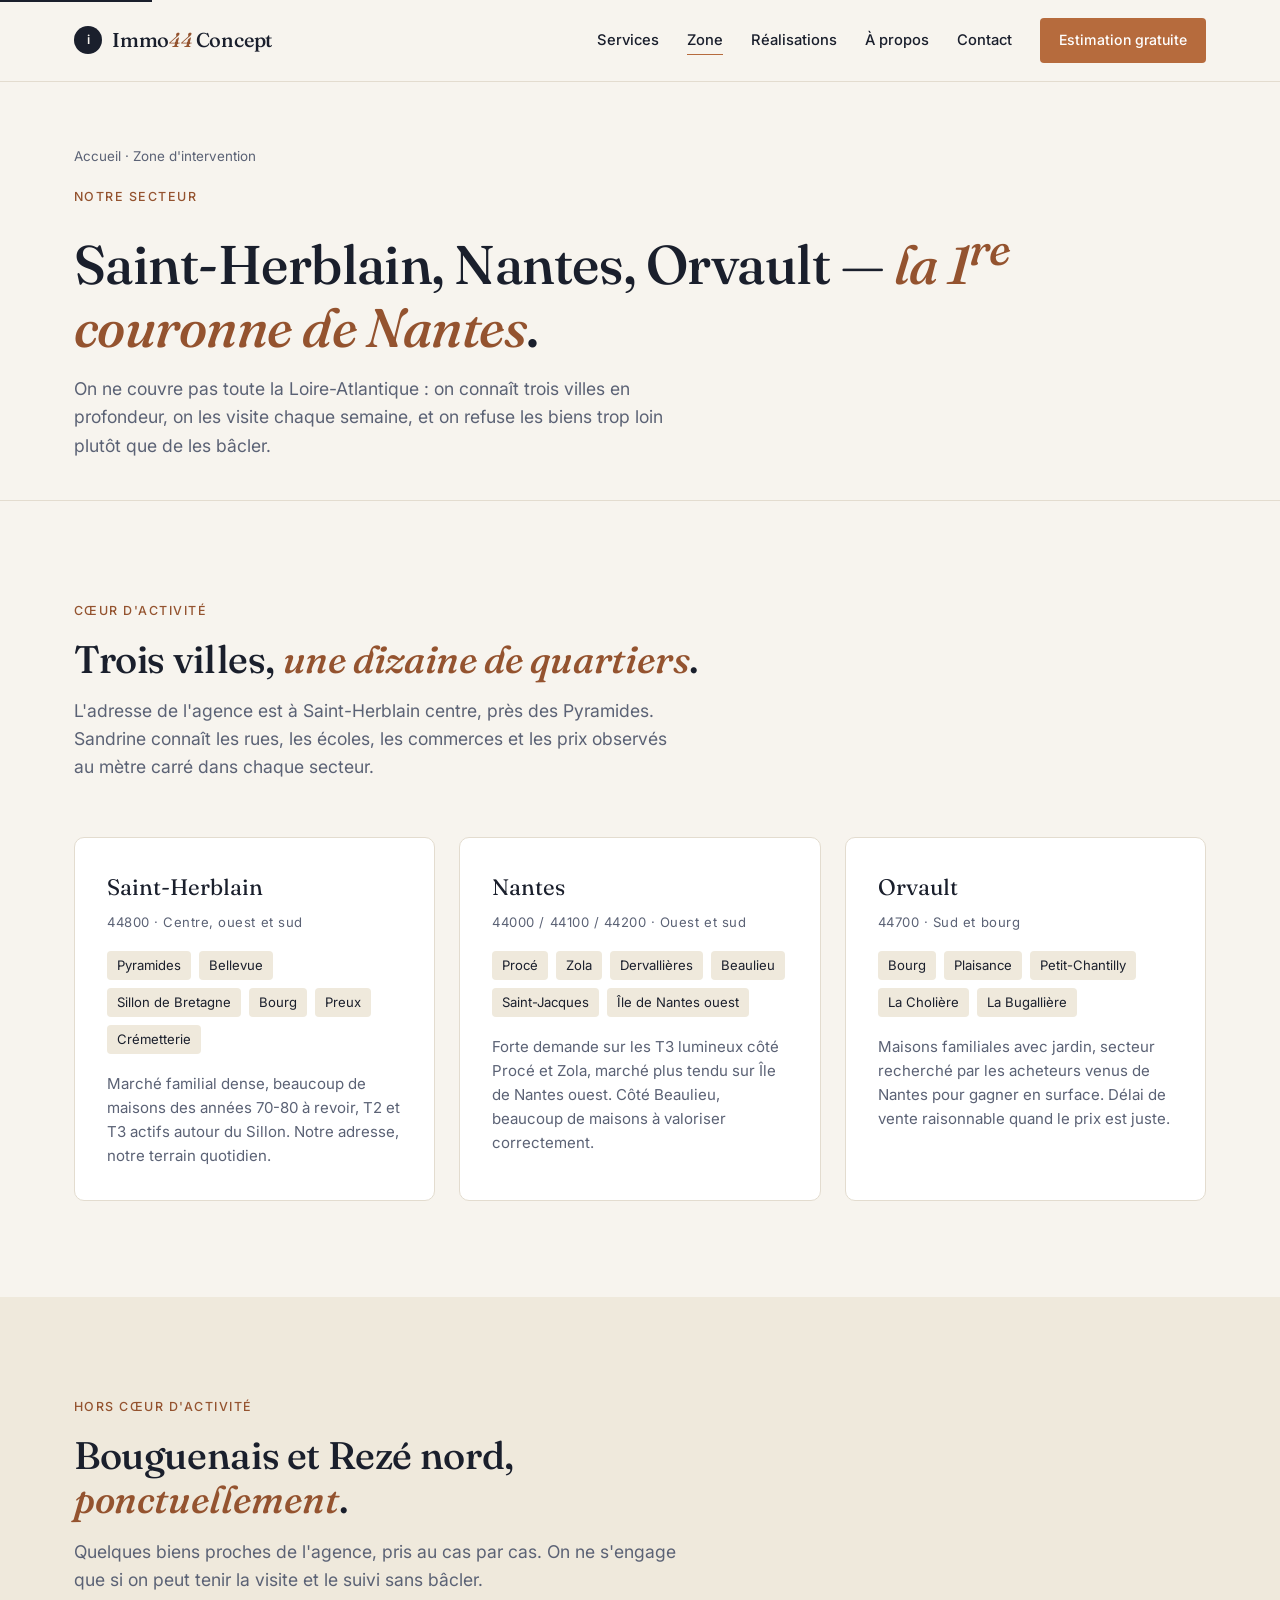
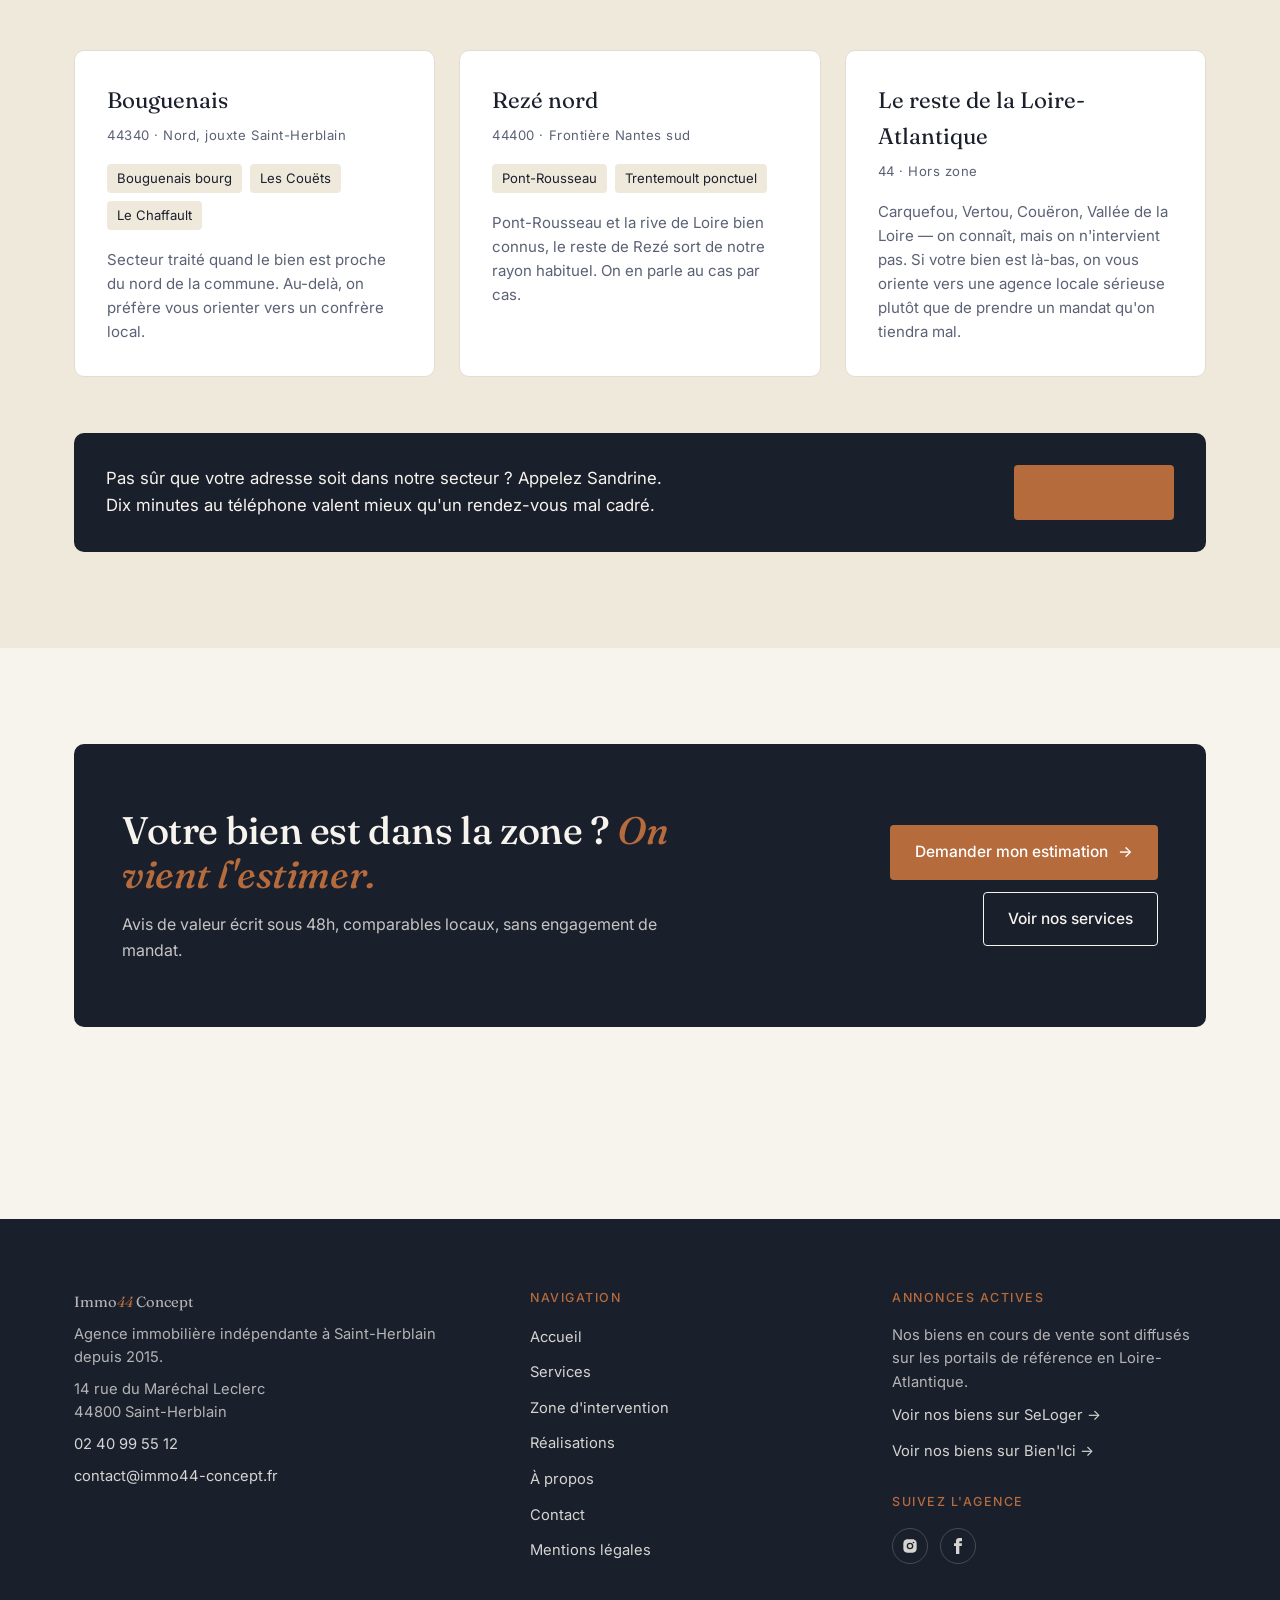
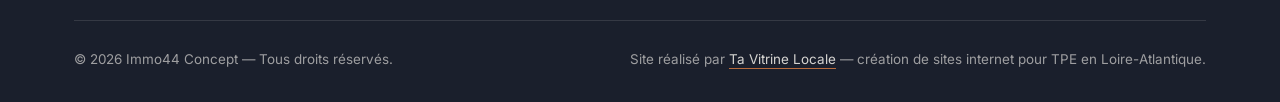
<file: zone-intervention.html>
<!DOCTYPE html>
<html lang="fr">
<head>
  <meta charset="UTF-8" />
  <meta name="viewport" content="width=device-width, initial-scale=1, viewport-fit=cover" />
  <meta name="theme-color" content="#1a1f2c" />

  <title>Zone d'intervention Saint-Herblain Nantes — Immo44 Concept</title>
  <meta name="description" content="Notre secteur précis : centre Saint-Herblain (Pyramides, Bellevue), Nantes ouest et sud, Orvault. Marché et quartiers détaillés." />
  <meta name="author" content="Immo44 Concept" />
  <meta name="robots" content="noindex, follow" />
  <link rel="canonical" href="https://immobilier.tavitrinelocale.fr/zone-intervention.html" />

  <meta property="og:type" content="website" />
  <meta property="og:title" content="Zone d'intervention — Immo44 Concept" />
  <meta property="og:description" content="Saint-Herblain, Nantes 1re couronne, Orvault. Notre secteur expliqué quartier par quartier." />
  <meta property="og:url" content="https://immobilier.tavitrinelocale.fr/zone-intervention.html" />
  <meta property="og:locale" content="fr_FR" />
  <meta property="og:image" content="https://immobilier.tavitrinelocale.fr/images/og-zone.jpg" />
  <meta property="og:site_name" content="Immo44 Concept" />

  <link rel="icon" href="images/favicon.svg" type="image/svg+xml" />
  <link rel="preconnect" href="https://fonts.googleapis.com" />
  <link rel="preconnect" href="https://fonts.gstatic.com" crossorigin />
  <link href="https://fonts.googleapis.com/css2?family=Fraunces:ital,opsz,wght@0,9..144,400;0,9..144,500;0,9..144,600;1,9..144,400;1,9..144,500&family=Inter:wght@400;500;600&display=swap" rel="stylesheet" />

  <link rel="stylesheet" href="style.css" />

  <script type="application/ld+json">
  {
    "@context": "https://schema.org",
    "@type": "BreadcrumbList",
    "itemListElement": [
      { "@type": "ListItem", "position": 1, "name": "Accueil", "item": "https://immobilier.tavitrinelocale.fr/" },
      { "@type": "ListItem", "position": 2, "name": "Zone d'intervention", "item": "https://immobilier.tavitrinelocale.fr/zone-intervention.html" }
    ]
  }
  </script>
</head>
<body>
  <a href="#main" class="skip-link">Aller au contenu</a>

  <header class="site-header">
    <div class="site-header__inner">
      <a href="index.html" class="brand" aria-label="Immo44 Concept — accueil">
        <span class="brand__mark" aria-hidden="true">i</span>
        <span>Immo<em>44</em> Concept</span>
      </a>
      <nav class="nav" data-nav aria-label="Navigation principale">
        <ul class="nav__list">
          <li><a href="services.html" class="nav__link">Services</a></li>
          <li><a href="zone-intervention.html" class="nav__link is-active">Zone</a></li>
          <li><a href="realisations.html" class="nav__link">Réalisations</a></li>
          <li><a href="a-propos.html" class="nav__link">À propos</a></li>
          <li><a href="contact.html" class="nav__link">Contact</a></li>
          <li class="nav__cta-wrap"><a href="contact.html" class="btn btn--primary btn--small">Estimation gratuite</a></li>
        </ul>
      </nav>
      <button class="burger" type="button" data-burger aria-label="Ouvrir le menu" aria-expanded="false">
        <span></span><span></span><span></span>
      </button>
    </div>
  </header>

  <main id="main">

    <section class="page-hero">
      <div class="container">
        <nav class="page-hero__breadcrumb" aria-label="Fil d'Ariane">
          <a href="index.html">Accueil</a> · Zone d'intervention
        </nav>
        <span class="eyebrow">Notre secteur</span>
        <h1>Saint-Herblain, Nantes, Orvault — <em>la 1<sup>re</sup> couronne de Nantes</em>.</h1>
        <p class="lede">On ne couvre pas toute la Loire-Atlantique : on connaît trois villes en profondeur, on les visite chaque semaine, et on refuse les biens trop loin plutôt que de les bâcler.</p>
      </div>
    </section>

    <section class="section">
      <div class="container">
        <header class="section__head" data-reveal>
          <span class="eyebrow">Cœur d'activité</span>
          <h2>Trois villes, <em>une dizaine de quartiers</em>.</h2>
          <p class="lede">L'adresse de l'agence est à Saint-Herblain centre, près des Pyramides. Sandrine connaît les rues, les écoles, les commerces et les prix observés au mètre carré dans chaque secteur.</p>
        </header>

        <div class="zone-grid">

          <article class="zone" data-reveal>
            <p class="zone__title">Saint-Herblain</p>
            <p class="zone__post">44800 · Centre, ouest et sud</p>
            <ul class="zone__quartiers">
              <li>Pyramides</li>
              <li>Bellevue</li>
              <li>Sillon de Bretagne</li>
              <li>Bourg</li>
              <li>Preux</li>
              <li>Crémetterie</li>
            </ul>
            <p class="zone__note">Marché familial dense, beaucoup de maisons des années 70-80 à revoir, T2 et T3 actifs autour du Sillon. Notre adresse, notre terrain quotidien.</p>
          </article>

          <article class="zone" data-reveal>
            <p class="zone__title">Nantes</p>
            <p class="zone__post">44000 / 44100 / 44200 · Ouest et sud</p>
            <ul class="zone__quartiers">
              <li>Procé</li>
              <li>Zola</li>
              <li>Dervallières</li>
              <li>Beaulieu</li>
              <li>Saint-Jacques</li>
              <li>Île de Nantes ouest</li>
            </ul>
            <p class="zone__note">Forte demande sur les T3 lumineux côté Procé et Zola, marché plus tendu sur Île de Nantes ouest. Côté Beaulieu, beaucoup de maisons à valoriser correctement.</p>
          </article>

          <article class="zone" data-reveal>
            <p class="zone__title">Orvault</p>
            <p class="zone__post">44700 · Sud et bourg</p>
            <ul class="zone__quartiers">
              <li>Bourg</li>
              <li>Plaisance</li>
              <li>Petit-Chantilly</li>
              <li>La Cholière</li>
              <li>La Bugallière</li>
            </ul>
            <p class="zone__note">Maisons familiales avec jardin, secteur recherché par les acheteurs venus de Nantes pour gagner en surface. Délai de vente raisonnable quand le prix est juste.</p>
          </article>

        </div>

      </div>
    </section>

    <section class="section section--soft">
      <div class="container">
        <header class="section__head" data-reveal>
          <span class="eyebrow">Hors cœur d'activité</span>
          <h2>Bouguenais et Rezé nord, <em>ponctuellement</em>.</h2>
          <p class="lede">Quelques biens proches de l'agence, pris au cas par cas. On ne s'engage que si on peut tenir la visite et le suivi sans bâcler.</p>
        </header>

        <div class="zone-grid">
          <article class="zone" data-reveal>
            <p class="zone__title">Bouguenais</p>
            <p class="zone__post">44340 · Nord, jouxte Saint-Herblain</p>
            <ul class="zone__quartiers">
              <li>Bouguenais bourg</li>
              <li>Les Couëts</li>
              <li>Le Chaffault</li>
            </ul>
            <p class="zone__note">Secteur traité quand le bien est proche du nord de la commune. Au-delà, on préfère vous orienter vers un confrère local.</p>
          </article>

          <article class="zone" data-reveal>
            <p class="zone__title">Rezé nord</p>
            <p class="zone__post">44400 · Frontière Nantes sud</p>
            <ul class="zone__quartiers">
              <li>Pont-Rousseau</li>
              <li>Trentemoult ponctuel</li>
            </ul>
            <p class="zone__note">Pont-Rousseau et la rive de Loire bien connus, le reste de Rezé sort de notre rayon habituel. On en parle au cas par cas.</p>
          </article>

          <article class="zone" data-reveal>
            <p class="zone__title">Le reste de la Loire-Atlantique</p>
            <p class="zone__post">44 · Hors zone</p>
            <p class="zone__note">Carquefou, Vertou, Couëron, Vallée de la Loire — on connaît, mais on n'intervient pas. Si votre bien est là-bas, on vous oriente vers une agence locale sérieuse plutôt que de prendre un mandat qu'on tiendra mal.</p>
          </article>
        </div>

        <div class="zone-cta" data-reveal>
          <p>Pas sûr que votre adresse soit dans notre secteur ? Appelez Sandrine. Dix minutes au téléphone valent mieux qu'un rendez-vous mal cadré.</p>
          <a href="tel:+33240995512" class="btn btn--primary">02 40 99 55 12</a>
        </div>
      </div>
    </section>

    <section class="section">
      <div class="container">
        <div class="cta-block" data-reveal>
          <div>
            <h2>Votre bien est dans la zone ? <em>On vient l'estimer.</em></h2>
            <p>Avis de valeur écrit sous 48h, comparables locaux, sans engagement de mandat.</p>
          </div>
          <div class="cta-block__actions">
            <a href="contact.html" class="btn btn--primary">Demander mon estimation <span class="arrow" aria-hidden="true">→</span></a>
            <a href="services.html" class="btn btn--ghost">Voir nos services</a>
          </div>
        </div>
      </div>
    </section>

  </main>

  <footer class="site-footer">
    <div class="container">
      <div class="footer__grid">
        <div class="footer__col">
          <p class="footer__brand">Immo<em>44</em> Concept</p>
          <p>Agence immobilière indépendante à Saint-Herblain depuis 2015.</p>
          <p>14 rue du Maréchal Leclerc<br />44800 Saint-Herblain</p>
          <p><a href="tel:+33240995512">02 40 99 55 12</a></p>
          <p><a href="mailto:contact@immo44-concept.fr">contact@immo44-concept.fr</a></p>
        </div>
        <div class="footer__col">
          <h4>Navigation</h4>
          <ul>
            <li><a href="index.html">Accueil</a></li>
            <li><a href="services.html">Services</a></li>
            <li><a href="zone-intervention.html">Zone d'intervention</a></li>
            <li><a href="realisations.html">Réalisations</a></li>
            <li><a href="a-propos.html">À propos</a></li>
            <li><a href="contact.html">Contact</a></li>
            <li><a href="mentions.html">Mentions légales</a></li>
          </ul>
        </div>
        <div class="footer__col">
          <h4>Annonces actives</h4>
          <p>Nos biens en cours de vente sont diffusés sur les portails de référence en Loire-Atlantique.</p>
          <ul>
            <li><a href="https://www.seloger.com/professionnels/" target="_blank" rel="noopener nofollow">Voir nos biens sur SeLoger →</a></li>
            <li><a href="https://www.bienici.com/" target="_blank" rel="noopener nofollow">Voir nos biens sur Bien'Ici →</a></li>
          </ul>
          <h4>Suivez l'agence</h4>
          <div class="footer__social">
            <a href="#" aria-label="Instagram (lien désactivé — site de démonstration)">
              <svg viewBox="0 0 24 24" fill="currentColor" aria-hidden="true"><path d="M12 2c2.717 0 3.056.01 4.122.06 1.065.05 1.79.217 2.428.465.66.254 1.216.598 1.772 1.153.509.5.902 1.105 1.153 1.772.247.637.415 1.363.465 2.428.047 1.066.06 1.405.06 4.122 0 2.717-.01 3.056-.06 4.122-.05 1.065-.218 1.79-.465 2.428a4.883 4.883 0 0 1-1.153 1.772c-.5.508-1.105.902-1.772 1.153-.637.247-1.363.415-2.428.465-1.066.047-1.405.06-4.122.06-2.717 0-3.056-.01-4.122-.06-1.065-.05-1.79-.218-2.428-.465a4.89 4.89 0 0 1-1.772-1.153 4.904 4.904 0 0 1-1.153-1.772c-.248-.637-.415-1.363-.465-2.428C2.013 15.056 2 14.717 2 12c0-2.717.01-3.056.06-4.122.05-1.066.217-1.79.465-2.428.254-.66.598-1.216 1.153-1.772A4.897 4.897 0 0 1 5.45 2.525c.638-.248 1.362-.415 2.428-.465C8.944 2.013 9.283 2 12 2zm0 5a5 5 0 1 0 0 10 5 5 0 0 0 0-10zm6.5-.25a1.25 1.25 0 0 0-2.5 0 1.25 1.25 0 0 0 2.5 0zM12 9a3 3 0 1 1 0 6 3 3 0 0 1 0-6z"/></svg>
            </a>
            <a href="#" aria-label="Facebook (lien désactivé — site de démonstration)">
              <svg viewBox="0 0 24 24" fill="currentColor" aria-hidden="true"><path d="M9 8h-3v4h3v12h5V12h3.642L18 8h-4V6.333C14 5.378 14.192 5 15.115 5H18V0h-3.808C10.596 0 9 1.583 9 4.615V8z"/></svg>
            </a>
          </div>
        </div>
      </div>
      <div class="footer__bot">
        <span>© 2026 Immo44 Concept — Tous droits réservés.</span>
        <span>Site réalisé par <a href="https://tavitrinelocale.fr" rel="noopener">Ta Vitrine Locale</a> — création de sites internet pour TPE en Loire-Atlantique.</span>
      </div>
    </div>
  </footer>

  <script src="script.js" defer></script>
</body>
</html>
</file>
<file: style.css>
/* ============================================================
   Immo44 Concept — feuille de style partagée
   Site de démonstration Ta Vitrine Locale
   ============================================================ */

/* ---------- Variables ---------- */
:root {
  --color-bg: #f7f4ee;
  --color-surface: #ffffff;
  --color-text: #1a1f2c;
  --color-muted: #5b6275;
  --color-accent: #b66b3d;
  --color-accent-deep: #94532f;
  --color-line: #e3dccf;
  --color-soft: #efe9dc;

  --font-display: 'Fraunces', Georgia, 'Times New Roman', serif;
  --font-body: 'Inter', system-ui, -apple-system, 'Segoe UI', sans-serif;

  --container: 1180px;
  --section-y: 96px;
  --section-y-mobile: 56px;
  --radius-sm: 4px;
  --radius-md: 10px;

  --shadow-sm: 0 1px 2px rgba(26, 31, 44, 0.06);
  --shadow-md: 0 12px 32px rgba(26, 31, 44, 0.08);
}

/* ---------- Reset ---------- */
*, *::before, *::after { box-sizing: border-box; }
html { scroll-behavior: smooth; }
body, h1, h2, h3, h4, p, ul, ol, figure, blockquote { margin: 0; }
ul, ol { padding: 0; list-style: none; }
img, svg { display: block; max-width: 100%; }
button { font: inherit; cursor: pointer; background: none; border: none; color: inherit; padding: 0; }
a { color: inherit; text-decoration: none; }
input, textarea, select { font: inherit; color: inherit; }

/* ---------- Base ---------- */
body {
  font-family: var(--font-body);
  font-size: 16px;
  line-height: 1.6;
  color: var(--color-text);
  background: var(--color-bg);
  -webkit-font-smoothing: antialiased;
  text-rendering: optimizeLegibility;
}

.no-scroll { overflow: hidden; }

.skip-link {
  position: absolute;
  top: -40px;
  left: 0;
  background: var(--color-text);
  color: var(--color-bg);
  padding: 8px 16px;
  z-index: 100;
}
.skip-link:focus { top: 0; }

.container {
  width: 100%;
  max-width: var(--container);
  margin: 0 auto;
  padding: 0 24px;
}

/* ---------- Typography ---------- */
h1, h2, h3, h4 {
  font-family: var(--font-display);
  font-weight: 500;
  line-height: 1.15;
  letter-spacing: -0.01em;
  color: var(--color-text);
}
h1 { font-size: clamp(2rem, 4.5vw, 3.4rem); }
h2 { font-size: clamp(1.6rem, 3vw, 2.4rem); }
h3 { font-size: clamp(1.15rem, 1.8vw, 1.4rem); }
h4 { font-size: 1.05rem; }

em { font-style: italic; color: var(--color-accent-deep); }
strong { font-weight: 600; }

.eyebrow {
  display: inline-block;
  font-family: var(--font-body);
  font-size: 0.78rem;
  font-weight: 500;
  letter-spacing: 0.12em;
  text-transform: uppercase;
  color: var(--color-accent-deep);
  margin-bottom: 16px;
}

.lede {
  font-size: 1.1rem;
  color: var(--color-muted);
  max-width: 56ch;
}

/* ---------- Buttons ---------- */
.btn {
  display: inline-flex;
  align-items: center;
  gap: 10px;
  padding: 14px 24px;
  font-weight: 500;
  font-size: 0.97rem;
  border-radius: var(--radius-sm);
  transition: background 0.18s ease, color 0.18s ease, border-color 0.18s ease;
  border: 1px solid transparent;
  white-space: nowrap;
}
.btn--primary {
  background: var(--color-accent);
  color: #fff;
}
.btn--primary:hover { background: var(--color-accent-deep); }

.btn--ghost {
  background: transparent;
  color: var(--color-text);
  border-color: var(--color-text);
}
.btn--ghost:hover { background: var(--color-text); color: var(--color-bg); }

.btn--small { padding: 10px 18px; font-size: 0.88rem; }

.btn .arrow { transition: transform 0.18s ease; }
.btn:hover .arrow { transform: translateX(3px); }

/* ---------- Header / Nav ---------- */
.site-header {
  position: sticky;
  top: 0;
  z-index: 50;
  background: rgba(247, 244, 238, 0.94);
  backdrop-filter: blur(8px);
  border-bottom: 1px solid var(--color-line);
}
.site-header__inner {
  display: flex;
  align-items: center;
  justify-content: space-between;
  padding: 18px 24px;
  max-width: var(--container);
  margin: 0 auto;
}
.brand {
  font-family: var(--font-display);
  font-size: 1.25rem;
  font-weight: 500;
  letter-spacing: -0.01em;
  color: var(--color-text);
  display: flex;
  align-items: center;
  gap: 10px;
}
.brand__mark {
  width: 28px;
  height: 28px;
  display: grid;
  place-items: center;
  background: var(--color-text);
  color: var(--color-bg);
  border-radius: 50%;
  font-size: 0.78rem;
  font-family: var(--font-body);
  font-weight: 600;
}
.brand em { color: var(--color-accent-deep); font-style: italic; }

.nav__list {
  display: flex;
  align-items: center;
  gap: 28px;
}
.nav__link {
  font-size: 0.92rem;
  font-weight: 500;
  color: var(--color-text);
  position: relative;
  padding: 6px 0;
}
.nav__link:hover { color: var(--color-accent-deep); }
.nav__link.is-active::after {
  content: '';
  position: absolute;
  left: 0;
  right: 0;
  bottom: 0;
  height: 1px;
  background: var(--color-accent);
}

.burger {
  display: none;
  width: 40px;
  height: 40px;
  position: relative;
  z-index: 60;
}
.burger span {
  display: block;
  width: 22px;
  height: 1.5px;
  background: var(--color-text);
  margin: 4px auto;
  transition: transform 0.22s ease, opacity 0.22s ease;
}

/* ---------- Hero ---------- */
.hero {
  padding: 80px 0 96px;
}
.hero__grid {
  display: grid;
  grid-template-columns: 1.1fr 1fr;
  gap: 64px;
  align-items: center;
}
.hero h1 { margin-bottom: 20px; }
.hero__lede { font-size: 1.15rem; color: var(--color-muted); margin-bottom: 32px; max-width: 48ch; }
.hero__ctas { display: flex; gap: 12px; flex-wrap: wrap; }

/* Hero — mosaïque de biens vendus */
.hero-listings {
  display: grid;
  grid-template-columns: 1.08fr 0.92fr;
  grid-template-rows: 1fr 1fr;
  gap: 12px;
  width: 100%;
  aspect-ratio: 1 / 1.02;
}
.hero-listing {
  position: relative;
  margin: 0;
  overflow: hidden;
  border-radius: 16px;
  background: var(--color-soft);
  box-shadow: 0 22px 46px -26px rgba(26, 31, 44, 0.5);
}
.hero-listing--lead { grid-row: 1 / span 2; }
.hero-listing picture { display: block; width: 100%; height: 100%; }
.hero-listing img {
  width: 100%;
  height: 100%;
  object-fit: cover;
  transition: transform 0.6s cubic-bezier(.16, 1, .3, 1);
}
.hero-listing::after {
  content: "";
  position: absolute;
  inset: 0;
  background: linear-gradient(0deg, rgba(18, 22, 32, 0.62) 0%, rgba(18, 22, 32, 0) 46%);
}
.hero-listing__sold {
  position: absolute;
  top: 11px;
  left: 11px;
  z-index: 2;
  display: inline-flex;
  align-items: center;
  gap: 6px;
  padding: 5px 11px;
  font-family: var(--font-body);
  font-size: 0.72rem;
  font-weight: 700;
  letter-spacing: 0.02em;
  color: #fff;
  background: var(--color-accent);
  border-radius: 999px;
  box-shadow: 0 8px 18px -8px rgba(148, 83, 47, 0.7);
}
.hero-listing__sold::before {
  content: "";
  width: 6px;
  height: 6px;
  border-radius: 50%;
  background: #fff;
}
.hero-listing__meta {
  position: absolute;
  left: 13px;
  bottom: 11px;
  z-index: 2;
  color: #fff;
  font-family: var(--font-body);
  text-shadow: 0 1px 10px rgba(0, 0, 0, 0.5);
}
.hero-listing__meta b { display: block; font-size: 0.9rem; font-weight: 600; line-height: 1.2; }
.hero-listing__meta span { font-size: 0.75rem; opacity: 0.9; }
@media (hover: hover) {
  .hero-listing:hover img { transform: scale(1.06); }
}
@media (max-width: 880px) {
  .hero-listings { aspect-ratio: 1 / 0.82; max-width: 560px; margin-inline: auto; }
}

.proof-bar {
  margin-top: 56px;
  padding: 20px 24px;
  background: var(--color-surface);
  border: 1px solid var(--color-line);
  border-radius: var(--radius-md);
  display: flex;
  flex-wrap: wrap;
  gap: 24px 40px;
  align-items: center;
}
.proof-bar__item {
  font-size: 0.86rem;
  color: var(--color-muted);
  display: flex;
  align-items: center;
  gap: 8px;
}
.proof-bar__item strong { color: var(--color-text); font-weight: 600; }
.proof-bar__dot {
  width: 6px;
  height: 6px;
  background: var(--color-accent);
  border-radius: 50%;
  flex-shrink: 0;
}

/* ---------- Sections ---------- */
.section {
  padding: var(--section-y) 0;
}
.section--soft { background: var(--color-soft); }
.section--dark { background: var(--color-text); color: var(--color-bg); }
.section--dark h2, .section--dark h3 { color: var(--color-bg); }
.section--dark em { color: var(--color-accent); }
.section--dark .lede { color: rgba(247, 244, 238, 0.75); }

.section__head {
  max-width: 720px;
  margin-bottom: 56px;
}
.section__head h2 { margin-bottom: 16px; }
.section__head--centered { margin-left: auto; margin-right: auto; text-align: center; }

/* ---------- Grilles services / cards ---------- */
.cards {
  display: grid;
  grid-template-columns: repeat(3, 1fr);
  gap: 24px;
}
.card {
  background: var(--color-surface);
  border: 1px solid var(--color-line);
  border-radius: var(--radius-md);
  padding: 32px 28px;
  display: flex;
  flex-direction: column;
  gap: 12px;
  transition: transform 0.2s ease, box-shadow 0.2s ease;
}
.card:hover { transform: translateY(-2px); box-shadow: var(--shadow-md); }
.card__num {
  font-family: var(--font-display);
  font-size: 1.6rem;
  color: var(--color-accent);
  font-style: italic;
}
.card__icon {
  width: 42px;
  height: 42px;
  color: var(--color-accent);
}
.card h3 { font-size: 1.3rem; }
.card p { color: var(--color-muted); font-size: 0.96rem; }

.card--dark { background: rgba(255,255,255,0.04); border-color: rgba(255,255,255,0.12); }
.card--dark p { color: rgba(247,244,238,0.75); }

/* ---------- Liste services détaillés ---------- */
.service-block {
  display: grid;
  grid-template-columns: 1fr 1fr;
  gap: 64px;
  align-items: start;
  padding: 72px 0;
  border-bottom: 1px solid var(--color-line);
}
.service-block:last-child { border-bottom: none; }
.service-block__title { margin-bottom: 20px; }
.service-block__lede { color: var(--color-muted); margin-bottom: 24px; }
.service-block__steps {
  display: flex;
  flex-direction: column;
  gap: 14px;
  margin-bottom: 28px;
}
.service-block__steps li {
  padding-left: 36px;
  position: relative;
  font-size: 0.97rem;
}
.service-block__steps li::before {
  content: counter(step, decimal-leading-zero);
  counter-increment: step;
  position: absolute;
  left: 0;
  top: 1px;
  font-family: var(--font-display);
  font-style: italic;
  font-weight: 500;
  color: var(--color-accent);
}
.service-block__steps { counter-reset: step; }

.service-block__aside {
  background: var(--color-surface);
  border: 1px solid var(--color-line);
  border-radius: var(--radius-md);
  padding: 32px;
}
.service-block__aside h4 { margin-bottom: 16px; font-family: var(--font-display); font-size: 1.1rem; }
.service-block__aside ul li {
  padding: 10px 0;
  border-bottom: 1px dashed var(--color-line);
  font-size: 0.94rem;
  color: var(--color-muted);
}
.service-block__aside ul li:last-child { border-bottom: none; }

/* ---------- Ventes récentes ---------- */
.sale-grid {
  display: grid;
  grid-template-columns: repeat(2, 1fr);
  gap: 32px;
}
.sale {
  background: var(--color-surface);
  border: 1px solid var(--color-line);
  border-radius: var(--radius-md);
  overflow: hidden;
  display: flex;
  flex-direction: column;
}
.sale__media {
  aspect-ratio: 4 / 3;
  background: var(--color-soft);
}
.sale__body { padding: 28px; }
.sale__meta {
  display: flex;
  gap: 12px;
  margin-bottom: 12px;
  font-size: 0.82rem;
  color: var(--color-accent-deep);
  font-weight: 500;
  letter-spacing: 0.04em;
  text-transform: uppercase;
}
.sale__title { font-size: 1.3rem; margin-bottom: 8px; }
.sale__price {
  font-family: var(--font-display);
  font-size: 1.4rem;
  color: var(--color-text);
  font-weight: 500;
  margin-bottom: 16px;
}
.sale__price small {
  font-family: var(--font-body);
  font-size: 0.8rem;
  color: var(--color-muted);
  font-weight: 400;
  margin-left: 8px;
}
.sale__story { color: var(--color-muted); font-size: 0.96rem; margin-bottom: 16px; }
.sale__quote {
  border-left: 2px solid var(--color-accent);
  padding-left: 16px;
  margin-top: 20px;
  color: var(--color-text);
  font-style: italic;
  font-size: 0.94rem;
}
.sale__quote cite {
  display: block;
  margin-top: 8px;
  font-style: normal;
  font-size: 0.82rem;
  color: var(--color-muted);
}

/* ---------- Zone d'intervention ---------- */
.zone-grid {
  display: grid;
  grid-template-columns: repeat(3, 1fr);
  gap: 24px;
}
.zone {
  background: var(--color-surface);
  border: 1px solid var(--color-line);
  border-radius: var(--radius-md);
  padding: 32px;
}
.zone__title {
  font-family: var(--font-display);
  font-size: 1.4rem;
  margin-bottom: 6px;
}
.zone__post {
  font-size: 0.82rem;
  color: var(--color-muted);
  letter-spacing: 0.04em;
  margin-bottom: 18px;
}
.zone__quartiers {
  display: flex;
  flex-wrap: wrap;
  gap: 8px;
  margin-bottom: 18px;
}
.zone__quartiers li {
  font-size: 0.82rem;
  padding: 4px 10px;
  background: var(--color-soft);
  border-radius: 4px;
  color: var(--color-text);
}
.zone__note { color: var(--color-muted); font-size: 0.94rem; }

.zone-cta {
  margin-top: 56px;
  background: var(--color-text);
  color: var(--color-bg);
  padding: 32px;
  border-radius: var(--radius-md);
  display: flex;
  justify-content: space-between;
  align-items: center;
  flex-wrap: wrap;
  gap: 24px;
}
.zone-cta p { font-size: 1.05rem; max-width: 52ch; }
.zone-cta a {
  color: var(--color-accent);
  font-weight: 500;
}

/* ---------- À propos ---------- */
.about-grid {
  display: grid;
  grid-template-columns: 1fr 1.4fr;
  gap: 64px;
  align-items: start;
}
.about-media {
  aspect-ratio: 3 / 4;
  background: var(--color-soft);
  border-radius: var(--radius-md);
  overflow: hidden;
}
.about-body h2 { margin-bottom: 20px; }
.about-body p { color: var(--color-muted); margin-bottom: 16px; }

.team {
  margin-top: 56px;
  display: grid;
  grid-template-columns: 1fr 1fr;
  gap: 24px;
}
.team-member {
  background: var(--color-surface);
  border: 1px solid var(--color-line);
  border-radius: var(--radius-md);
  padding: 24px;
  display: flex;
  gap: 16px;
  align-items: center;
}
.team-member__photo {
  width: 72px;
  height: 72px;
  border-radius: 50%;
  background: var(--color-soft);
  flex-shrink: 0;
}
.team-member__name {
  font-family: var(--font-display);
  font-size: 1.1rem;
  margin-bottom: 4px;
}
.team-member__role {
  font-size: 0.86rem;
  color: var(--color-muted);
}

.certs {
  margin-top: 48px;
  display: grid;
  grid-template-columns: repeat(3, 1fr);
  gap: 16px;
}
.cert {
  border: 1px solid var(--color-line);
  border-radius: var(--radius-md);
  padding: 20px;
  background: var(--color-surface);
}
.cert__label {
  font-size: 0.78rem;
  color: var(--color-accent-deep);
  letter-spacing: 0.08em;
  text-transform: uppercase;
  margin-bottom: 8px;
  font-weight: 500;
}
.cert__value {
  font-family: var(--font-display);
  font-size: 1.05rem;
  color: var(--color-text);
}

/* ---------- Form ---------- */
.form {
  background: var(--color-surface);
  border: 1px solid var(--color-line);
  border-radius: var(--radius-md);
  padding: 40px;
  display: grid;
  gap: 20px;
}
.form-row {
  display: grid;
  grid-template-columns: 1fr 1fr;
  gap: 20px;
}
.field { display: flex; flex-direction: column; gap: 8px; }
.field label {
  font-size: 0.86rem;
  font-weight: 500;
  color: var(--color-text);
}
.field label span { color: var(--color-accent-deep); }
.field input,
.field textarea,
.field select {
  padding: 12px 14px;
  border: 1px solid var(--color-line);
  border-radius: var(--radius-sm);
  background: var(--color-bg);
  font-size: 0.96rem;
  transition: border-color 0.18s ease;
}
.field input:focus,
.field textarea:focus,
.field select:focus {
  outline: none;
  border-color: var(--color-accent);
}
.field textarea { resize: vertical; min-height: 120px; }

.form__consent {
  display: flex;
  gap: 12px;
  align-items: flex-start;
  font-size: 0.86rem;
  color: var(--color-muted);
}
.form__consent input { margin-top: 4px; flex-shrink: 0; }

.form__submit-row {
  display: flex;
  justify-content: space-between;
  align-items: center;
  flex-wrap: wrap;
  gap: 16px;
}
.form__submit-row small { color: var(--color-muted); font-size: 0.82rem; }

/* ---------- Contact split ---------- */
.contact-grid {
  display: grid;
  grid-template-columns: 1.3fr 1fr;
  gap: 48px;
  align-items: start;
}
.contact-aside {
  background: var(--color-surface);
  border: 1px solid var(--color-line);
  border-radius: var(--radius-md);
  padding: 32px;
}
.contact-aside .ph { margin-bottom: 24px; }
.contact-aside h3 {
  font-family: var(--font-display);
  font-size: 1.2rem;
  margin-bottom: 20px;
}
.contact-aside dl { display: grid; gap: 14px; }
.contact-aside dt {
  font-size: 0.78rem;
  letter-spacing: 0.08em;
  text-transform: uppercase;
  color: var(--color-accent-deep);
  margin-bottom: 4px;
}
.contact-aside dd { color: var(--color-text); font-size: 0.96rem; }
.contact-aside dd a { border-bottom: 1px solid var(--color-accent); padding-bottom: 1px; }
.contact-aside dd a:hover { color: var(--color-accent-deep); }
.contact-aside__hours {
  margin-top: 24px;
  padding-top: 24px;
  border-top: 1px solid var(--color-line);
  font-size: 0.92rem;
  color: var(--color-muted);
}

/* ---------- Témoignage standalone ---------- */
.testimonial {
  max-width: 760px;
  margin: 0 auto;
  text-align: center;
  padding: 48px 24px;
}
.testimonial blockquote {
  font-family: var(--font-display);
  font-size: clamp(1.2rem, 2.4vw, 1.6rem);
  font-style: italic;
  color: var(--color-text);
  line-height: 1.45;
  margin-bottom: 24px;
}
.testimonial cite {
  font-family: var(--font-body);
  font-style: normal;
  font-size: 0.92rem;
  color: var(--color-muted);
  letter-spacing: 0.04em;
}

/* ---------- Pourquoi nous ---------- */
.reasons {
  display: grid;
  grid-template-columns: repeat(2, 1fr);
  gap: 32px 48px;
}
.reason {
  border-top: 1px solid var(--color-line);
  padding-top: 24px;
}
.reason__num {
  font-family: var(--font-display);
  font-style: italic;
  color: var(--color-accent);
  font-size: 1.1rem;
  margin-bottom: 8px;
}
.reason h3 { font-size: 1.2rem; margin-bottom: 8px; }
.reason p { color: var(--color-muted); font-size: 0.96rem; }

/* ---------- CTA final standalone ---------- */
.cta-block {
  background: var(--color-text);
  color: var(--color-bg);
  border-radius: var(--radius-md);
  padding: 64px 48px;
  display: grid;
  grid-template-columns: 1.4fr 1fr;
  gap: 48px;
  align-items: center;
}
.cta-block h2 { color: var(--color-bg); margin-bottom: 16px; }
.cta-block em { color: var(--color-accent); }
.cta-block p { color: rgba(247, 244, 238, 0.78); }
.cta-block__actions { display: flex; gap: 12px; justify-content: flex-end; flex-wrap: wrap; }
.cta-block__actions .btn--ghost {
  color: var(--color-bg);
  border-color: var(--color-bg);
}
.cta-block__actions .btn--ghost:hover { background: var(--color-bg); color: var(--color-text); }

/* ---------- Mentions ---------- */
.legal {
  max-width: 760px;
  margin: 0 auto;
}
.legal h2 {
  font-size: 1.3rem;
  margin: 40px 0 12px;
  padding-bottom: 8px;
  border-bottom: 1px solid var(--color-line);
}
.legal p { margin-bottom: 12px; color: var(--color-text); }
.legal p strong { font-weight: 600; }
.legal__warning {
  background: var(--color-soft);
  border-left: 3px solid var(--color-accent);
  padding: 20px 24px;
  margin: 32px 0;
  font-size: 0.96rem;
}
.legal a { color: var(--color-accent-deep); border-bottom: 1px solid var(--color-accent); }
.legal a:hover { color: var(--color-accent); }
.legal ul { margin: 0 0 16px; padding-left: 20px; }
.legal li { list-style: disc; margin-bottom: 6px; color: var(--color-text); }

/* ---------- Placeholders ---------- */
.ph {
  position: relative;
  background: var(--color-soft);
  border-radius: var(--radius-md);
  overflow: hidden;
  display: grid;
  place-items: center;
}
.ph::before {
  content: '';
  position: absolute;
  inset: 0;
  background:
    radial-gradient(circle at 30% 30%, rgba(182, 107, 61, 0.16), transparent 55%),
    radial-gradient(circle at 70% 70%, rgba(26, 31, 44, 0.10), transparent 55%);
}
.ph__label {
  position: relative;
  z-index: 1;
  font-family: var(--font-display);
  font-style: italic;
  color: var(--color-muted);
  font-size: 0.92rem;
  padding: 6px 12px;
  background: rgba(255, 255, 255, 0.85);
  border-radius: 4px;
}
.ph picture,
.ph > img {
  position: absolute;
  inset: 0;
  z-index: 1;
}
.ph img {
  display: block;
  width: 100%;
  height: 100%;
  object-fit: cover;
}
.ph--hero { aspect-ratio: 4 / 5; }
.ph--portrait { aspect-ratio: 3 / 4; }
.ph--sale { aspect-ratio: 4 / 3; }
.ph--wide { aspect-ratio: 16 / 10; }
.ph--team { aspect-ratio: 1 / 1; border-radius: 50%; }
.ph--team .ph__label { display: none; }

/* ---------- Footer ---------- */
.site-footer {
  background: var(--color-text);
  color: var(--color-bg);
  padding: 72px 0 32px;
  margin-top: 96px;
}
.footer__grid {
  display: grid;
  grid-template-columns: 1.3fr 1fr 1fr;
  gap: 48px;
  margin-bottom: 56px;
}
.footer__col h4 {
  font-family: var(--font-body);
  font-size: 0.78rem;
  letter-spacing: 0.12em;
  text-transform: uppercase;
  color: var(--color-accent);
  margin-bottom: 18px;
  font-weight: 500;
}
.footer__brand {
  font-family: var(--font-display);
  font-size: 1.4rem;
  margin-bottom: 16px;
}
.footer__brand em { color: var(--color-accent); font-style: italic; }
.footer__col p { color: rgba(247,244,238,0.7); font-size: 0.92rem; margin-bottom: 8px; }
.footer__col a { color: rgba(247,244,238,0.85); font-size: 0.92rem; }
.footer__col a:hover { color: var(--color-accent); }
.footer__col ul { display: grid; gap: 10px; }

.footer__col h4:not(:first-of-type) { margin-top: 32px; }
.footer__social { display: flex; gap: 12px; }
.footer__social a {
  width: 36px;
  height: 36px;
  display: grid;
  place-items: center;
  border: 1px solid rgba(247,244,238,0.2);
  border-radius: 50%;
  transition: border-color 0.18s ease;
}
.footer__social a:hover { border-color: var(--color-accent); }
.footer__social svg { width: 16px; height: 16px; }

.footer__bot {
  border-top: 1px solid rgba(247,244,238,0.12);
  padding-top: 28px;
  display: flex;
  justify-content: space-between;
  align-items: center;
  flex-wrap: wrap;
  gap: 16px;
  font-size: 0.84rem;
  color: rgba(247,244,238,0.6);
}
.footer__bot a {
  color: rgba(247,244,238,0.85);
  border-bottom: 1px solid var(--color-accent);
  padding-bottom: 1px;
}
.footer__bot a:hover { color: var(--color-accent); }

/* ---------- Page hero (générique) ---------- */
.page-hero {
  padding: 64px 0 40px;
  border-bottom: 1px solid var(--color-line);
}
.page-hero__breadcrumb {
  font-size: 0.84rem;
  color: var(--color-muted);
  margin-bottom: 16px;
}
.page-hero__breadcrumb a { color: var(--color-muted); border-bottom: 1px solid transparent; }
.page-hero__breadcrumb a:hover { color: var(--color-text); border-color: var(--color-accent); }
.page-hero h1 { margin-bottom: 16px; }

/* ---------- Reveal animations ---------- */
[data-reveal] {
  opacity: 1;
  transform: none;
  transition: opacity 0.6s ease, transform 0.6s ease;
}
[data-reveal]:not(.is-revealed) {
  opacity: 0;
  transform: translateY(16px);
}
@media (prefers-reduced-motion: reduce) {
  [data-reveal], [data-reveal]:not(.is-revealed) { opacity: 1; transform: none; transition: none; }
}
[data-reveal].is-revealed {
  opacity: 1;
  transform: none;
}

/* ---------- Responsive ---------- */
@media (max-width: 1024px) {
  .hero__grid { grid-template-columns: 1fr; gap: 40px; }
  .cards { grid-template-columns: repeat(2, 1fr); }
  .zone-grid { grid-template-columns: repeat(2, 1fr); }
  .reasons { grid-template-columns: 1fr; }
  .service-block { grid-template-columns: 1fr; gap: 32px; }
  .about-grid { grid-template-columns: 1fr; }
  .contact-grid { grid-template-columns: 1fr; }
  .cta-block { grid-template-columns: 1fr; padding: 48px 32px; }
  .cta-block__actions { justify-content: flex-start; }
  .footer__grid { grid-template-columns: 1fr 1fr; }
}

@media (max-width: 768px) {
  :root {
    --section-y: var(--section-y-mobile);
  }
  .site-header { backdrop-filter: none; -webkit-backdrop-filter: none; }
  .site-header__inner { padding: 14px 20px; }
  .container { padding: 0 20px; }
  .hero { padding: 48px 0 64px; }
  .nav {
    position: fixed;
    inset: 0;
    background: var(--color-bg);
    display: grid;
    place-items: center;
    transform: translateX(100%);
    transition: transform 0.3s ease;
    z-index: 55;
  }
  .nav.is-open { transform: translateX(0); }
  .nav__list {
    flex-direction: column;
    gap: 24px;
    text-align: center;
  }
  .nav__link { font-size: 1.2rem; font-family: var(--font-display); }
  .nav__cta { margin-top: 12px; }
  .burger { display: block; }
  .burger.is-open span:nth-child(1) { transform: translateY(5.5px) rotate(45deg); }
  .burger.is-open span:nth-child(2) { opacity: 0; }
  .burger.is-open span:nth-child(3) { transform: translateY(-5.5px) rotate(-45deg); }

  .cards { grid-template-columns: 1fr; }
  .sale-grid { grid-template-columns: 1fr; gap: 24px; }
  .zone-grid { grid-template-columns: 1fr; }
  .team { grid-template-columns: 1fr; }
  .certs { grid-template-columns: 1fr; }
  .footer__grid { grid-template-columns: 1fr; gap: 40px; }
  .form { padding: 28px 20px; }
  .form-row { grid-template-columns: 1fr; }
  .proof-bar { padding: 16px 18px; gap: 12px 24px; }
  .proof-bar__item { font-size: 0.82rem; }
  .zone-cta { padding: 24px; flex-direction: column; align-items: flex-start; }
  .cta-block { padding: 40px 24px; }
  .section__head { margin-bottom: 32px; }
  .service-block { padding: 48px 0; }
  .section { padding: var(--section-y) 0; }
  .site-footer { padding: 56px 0 24px; margin-top: 56px; }
  .footer__bot { flex-direction: column; align-items: flex-start; text-align: left; }
}

@media (max-width: 380px) {
  h1 { font-size: 1.9rem; }
  .hero__lede { font-size: 1rem; }
  .btn { padding: 12px 18px; font-size: 0.92rem; }
}
</file>
